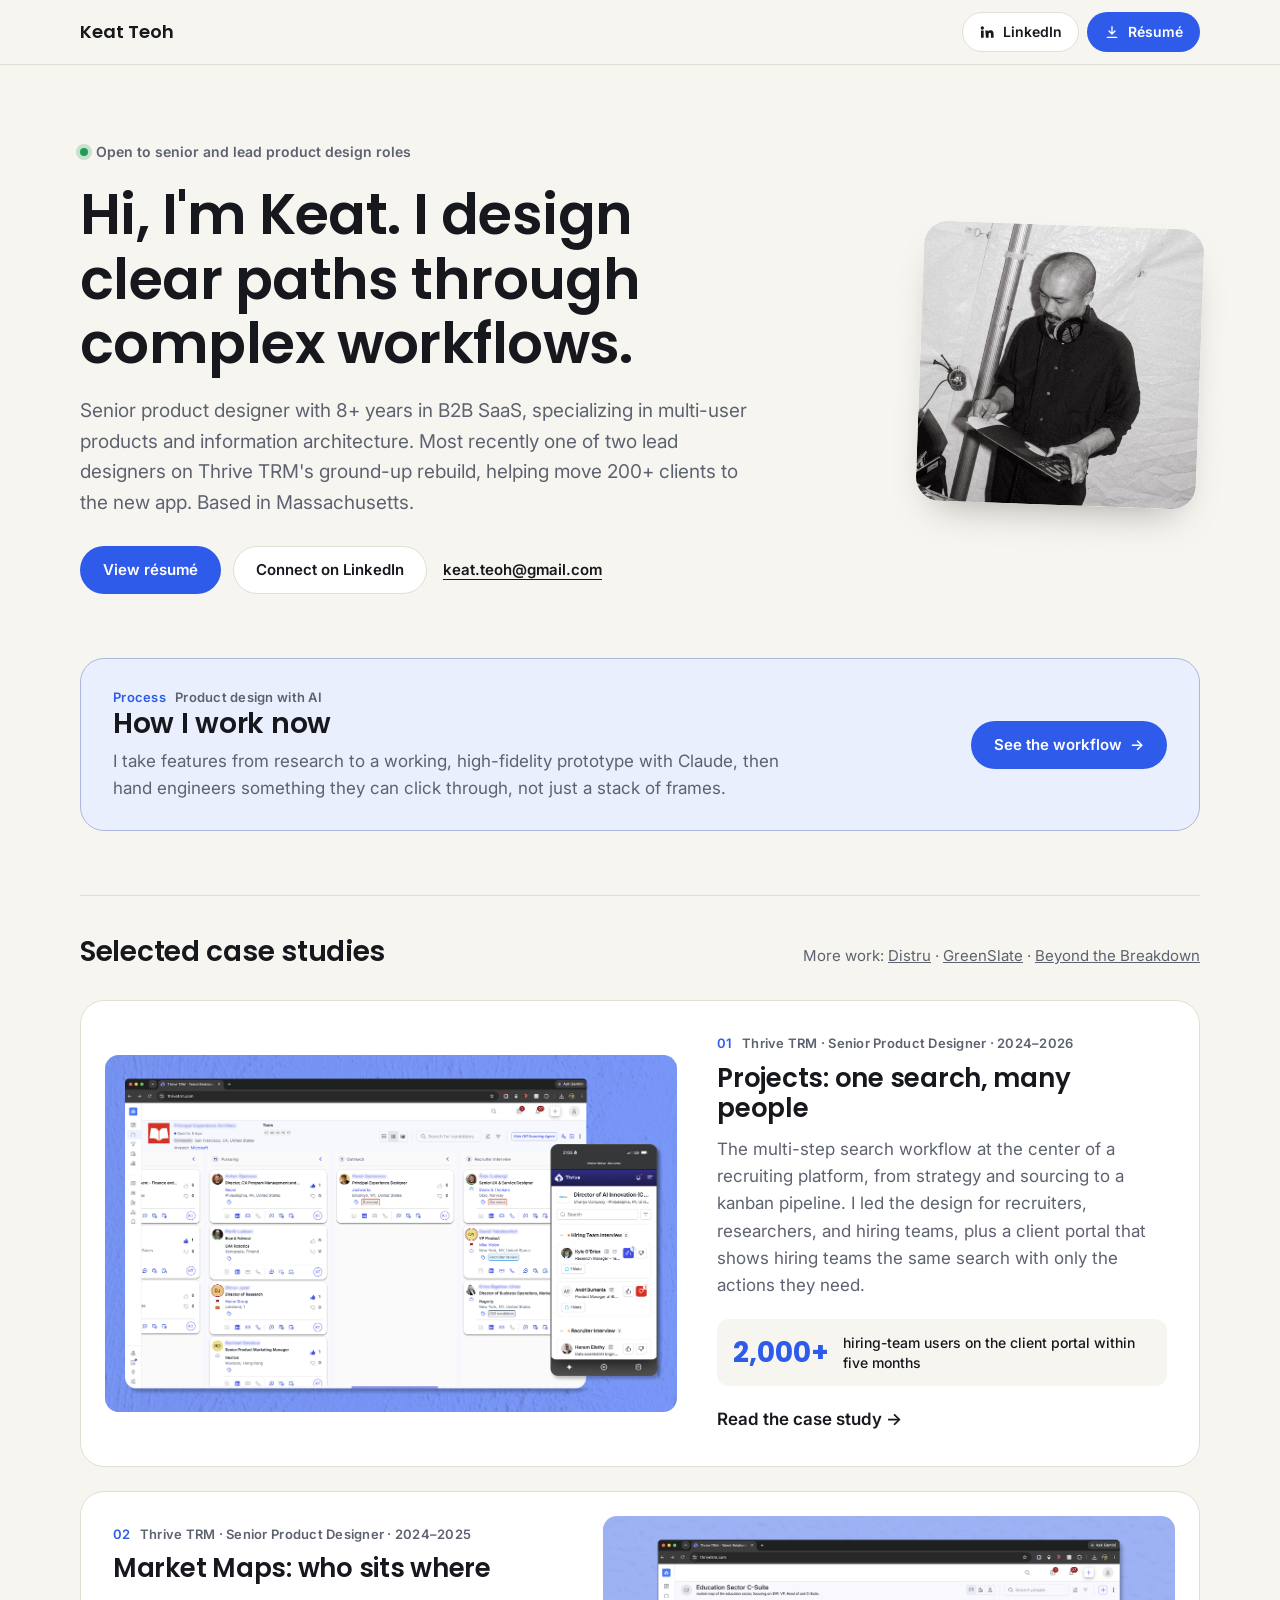
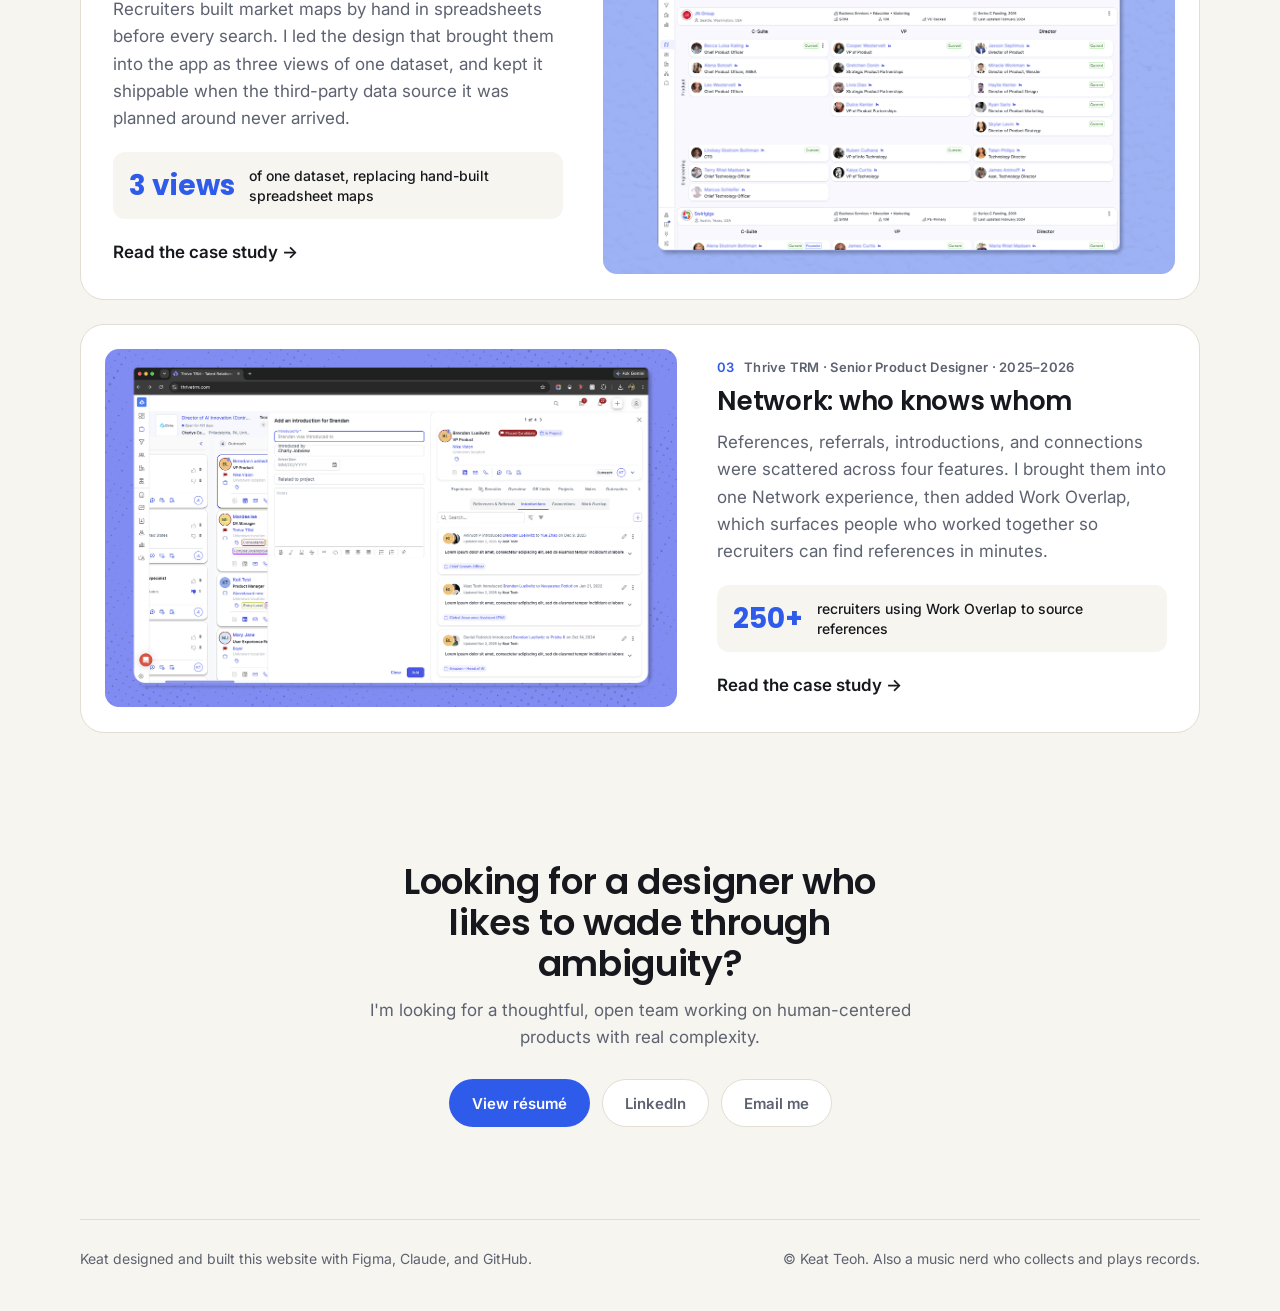
<file: index.html>
<!doctype html>
<html lang="en">
<head>
  <meta charset="utf-8" />
  <meta name="viewport" content="width=device-width, initial-scale=1" />
  <title>Keat Teoh: Senior Product Designer</title>
  <meta name="description" content="Keat Teoh is a senior product designer with 8+ years in B2B SaaS, designing clear experiences for complex workflows." />
  <meta property="og:title" content="Keat Teoh: Senior Product Designer" />
  <meta property="og:description" content="Selected case studies from Thrive TRM: Projects, Market Maps, and Network." />
  <meta property="og:image" content="assets/img/projects/splash.png" />
  <meta name="theme-color" content="#f7f5f0" />
  <link rel="preconnect" href="https://fonts.googleapis.com" />
  <link rel="preconnect" href="https://fonts.gstatic.com" crossorigin />
  <link href="https://fonts.googleapis.com/css2?family=Poppins:wght@500;600;700&family=Inter:wght@400;500;600&display=swap" rel="stylesheet" />
  <link rel="stylesheet" href="styles.css" />
</head>
<body>
  <a class="skip" href="#work">Skip to case studies</a>

  <header class="topbar">
    <div class="wrap topbar-inner">
      <a class="logo" href="/">Keat Teoh</a>
      <nav class="quick" aria-label="Résumé and profiles">
        <a class="btn btn-ghost" href="https://www.linkedin.com/in/keato/" target="_blank" rel="noopener">
          <svg aria-hidden="true" viewBox="0 0 24 24" width="16" height="16"><path fill="currentColor" d="M4.98 3.5a2.5 2.5 0 1 1 0 5 2.5 2.5 0 0 1 0-5zM3 9.75h4v11H3zM9.5 9.75h3.8v1.5h.06c.53-1 1.83-2.06 3.77-2.06 4.03 0 4.77 2.65 4.77 6.1v5.46h-4v-4.84c0-1.16-.02-2.64-1.61-2.64-1.61 0-1.86 1.26-1.86 2.56v4.92h-4z"/></svg>
          <span>LinkedIn</span>
        <span class="sr-only"> (opens in new tab)</span></a>
        <a class="btn btn-solid" href="assets/Keat-Teoh-Resume.pdf" target="_blank" rel="noopener">
          <svg aria-hidden="true" viewBox="0 0 24 24" width="16" height="16"><path fill="none" stroke="currentColor" stroke-width="2" stroke-linecap="round" stroke-linejoin="round" d="M12 4v11m0 0-4.5-4.5M12 15l4.5-4.5M5 20h14"/></svg>
          <span>Résumé</span>
        <span class="sr-only"> (opens in new tab)</span></a>
      </nav>
    </div>
  </header>

  <main>
    <section class="hero wrap">
      <div class="hero-text">
        <p class="status"><span class="dot" aria-hidden="true"></span> Open to senior and lead product design roles</p>
        <h1>Hi, I'm Keat. I design clear paths through complex workflows.</h1>
        <p class="lede">
          Senior product designer with 8+ years in B2B SaaS, specializing in multi-user products and information
          architecture. Most recently one of two lead designers on Thrive TRM's ground-up rebuild, helping move 200+
          clients to the new app. Based in Massachusetts.
        </p>
        <p class="hero-actions">
          <a class="btn btn-solid btn-lg" href="assets/Keat-Teoh-Resume.pdf" target="_blank" rel="noopener">View résumé<span class="sr-only"> (opens in new tab)</span></a>
          <a class="btn btn-ghost btn-lg" href="https://www.linkedin.com/in/keato/" target="_blank" rel="noopener">Connect on LinkedIn<span class="sr-only"> (opens in new tab)</span></a>
          <a class="text-link" href="mailto:keat.teoh@gmail.com">keat.teoh@gmail.com</a>
        </p>
      </div>
      <img class="portrait" src="assets/img/portrait.jpg" alt="Keat Teoh DJing, with headphones on, looking through a vinyl record" width="1000" height="1000" />
    </section>

    <section class="now-wrap wrap" aria-labelledby="now-title">
      <div class="now">
        <div>
          <p class="meta"><span>Process</span> Product design with AI</p>
          <h2 id="now-title">How I work now</h2>
          <p>I take features from research to a working, high-fidelity prototype with Claude, then hand engineers something they can click through, not just a stack of frames.</p>
        </div>
        <a class="btn btn-solid btn-lg" href="/how-i-work/">See the workflow <span aria-hidden="true">→</span></a>
      </div>
    </section>

    <section id="work" class="work wrap" aria-labelledby="work-title">
      <div class="section-head">
        <h2 id="work-title">Selected case studies</h2>
        <p>More work: <a href="/work/distru/">Distru</a> · <a href="/work/greenslate/">GreenSlate</a> · <a href="/work/beyond-the-breakdown/">Beyond the Breakdown</a></p>
      </div>

      <article class="case">
        <a class="case-media" href="/work/projects/" tabindex="-1" aria-hidden="true">
          <img src="assets/img/projects/splash.png" alt="" width="1742" height="769" loading="lazy" />
        </a>
        <div class="case-body">
          <p class="meta"><span>01</span> Thrive TRM · Senior Product Designer · 2024–2026</p>
          <h3><a href="/work/projects/">Projects: one search, many people</a></h3>
          <p>
            The multi-step search workflow at the center of a recruiting platform, from strategy and sourcing to a
            kanban pipeline. I led the design for recruiters, researchers, and hiring teams, plus a client portal
            that shows hiring teams the same search with only the actions they need.
          </p>
          <dl class="stat">
            <dt>2,000+</dt><dd>hiring-team users on the client portal within five months</dd>
          </dl>
          <a class="more" href="/work/projects/">Read the case study <span aria-hidden="true">→</span></a>
        </div>
      </article>

      <article class="case">
        <a class="case-media" href="/work/market-maps/" tabindex="-1" aria-hidden="true">
          <img src="assets/img/market-maps/splash.png" alt="" width="1742" height="769" loading="lazy" />
        </a>
        <div class="case-body">
          <p class="meta"><span>02</span> Thrive TRM · Senior Product Designer · 2024–2025</p>
          <h3><a href="/work/market-maps/">Market Maps: who sits where</a></h3>
          <p>
            Recruiters built market maps by hand in spreadsheets before every search. I led the design that brought
            them into the app as three views of one dataset, and kept it shippable when the third-party data source
            it was planned around never arrived.
          </p>
          <dl class="stat">
            <dt>3 views</dt><dd>of one dataset, replacing hand-built spreadsheet maps</dd>
          </dl>
          <a class="more" href="/work/market-maps/">Read the case study <span aria-hidden="true">→</span></a>
        </div>
      </article>

      <article class="case">
        <a class="case-media" href="/work/network/" tabindex="-1" aria-hidden="true">
          <img src="assets/img/network/splash.png" alt="" width="1742" height="769" loading="lazy" />
        </a>
        <div class="case-body">
          <p class="meta"><span>03</span> Thrive TRM · Senior Product Designer · 2025–2026</p>
          <h3><a href="/work/network/">Network: who knows whom</a></h3>
          <p>
            References, referrals, introductions, and connections were scattered across four features. I brought them
            into one Network experience, then added Work Overlap, which surfaces people who worked together so
            recruiters can find references in minutes.
          </p>
          <dl class="stat">
            <dt>250+</dt><dd>recruiters using Work Overlap to source references</dd>
          </dl>
          <a class="more" href="/work/network/">Read the case study <span aria-hidden="true">→</span></a>
        </div>
      </article>
    </section>

    <section class="contact wrap" aria-labelledby="contact-title">
      <h2 id="contact-title">Looking for a designer who likes to wade through ambiguity?</h2>
      <p>I'm looking for a thoughtful, open team working on human-centered products with real complexity.</p>
      <p class="hero-actions">
        <a class="btn btn-solid btn-lg" href="assets/Keat-Teoh-Resume.pdf" target="_blank" rel="noopener">View résumé<span class="sr-only"> (opens in new tab)</span></a>
        <a class="btn btn-ghost btn-lg" href="https://www.linkedin.com/in/keato/" target="_blank" rel="noopener">LinkedIn<span class="sr-only"> (opens in new tab)</span></a>
        <a class="btn btn-ghost btn-lg" href="mailto:keat.teoh@gmail.com">Email me</a>
      </p>
    </section>
  </main>

  <footer class="footer wrap">
    <p>Keat designed and built this website with Figma, Claude, and GitHub.</p>
    <p>© Keat Teoh. Also a music nerd who collects and plays records.</p>
  </footer>
</body>
</html>
</file>
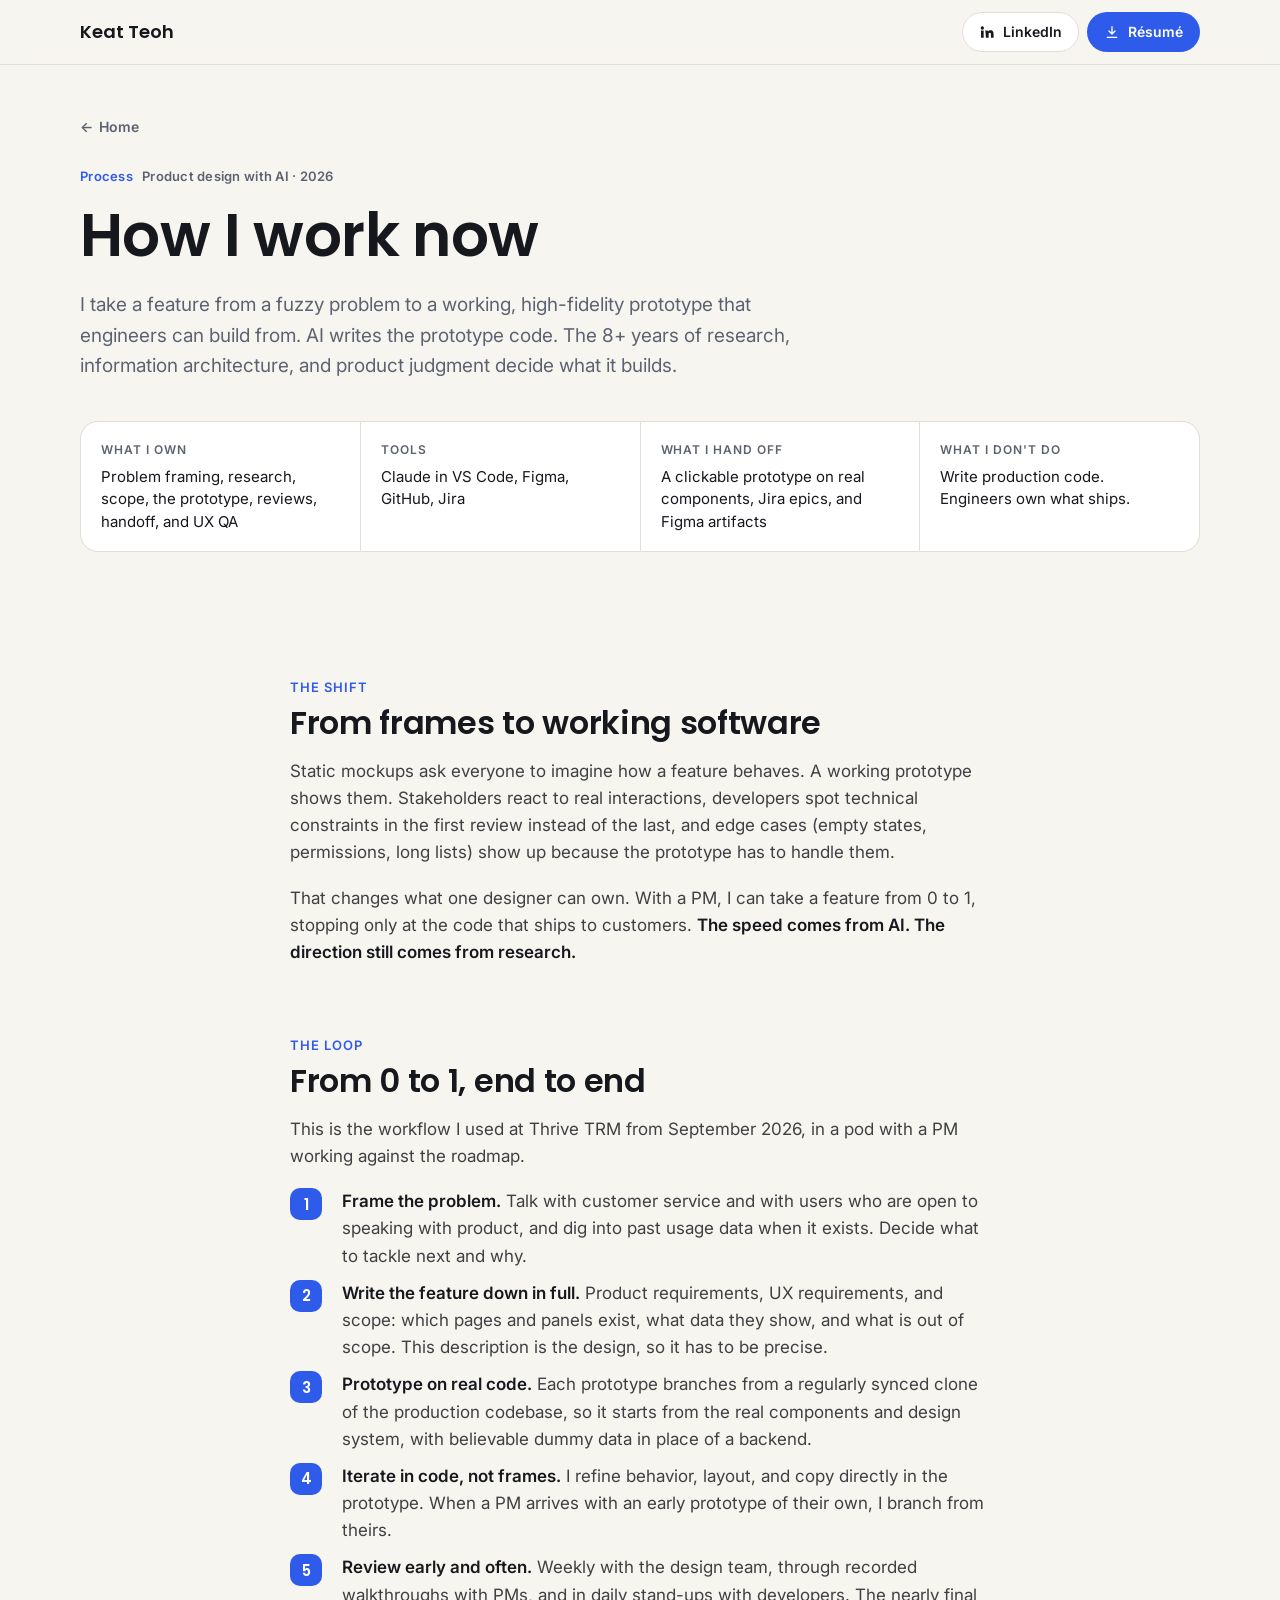
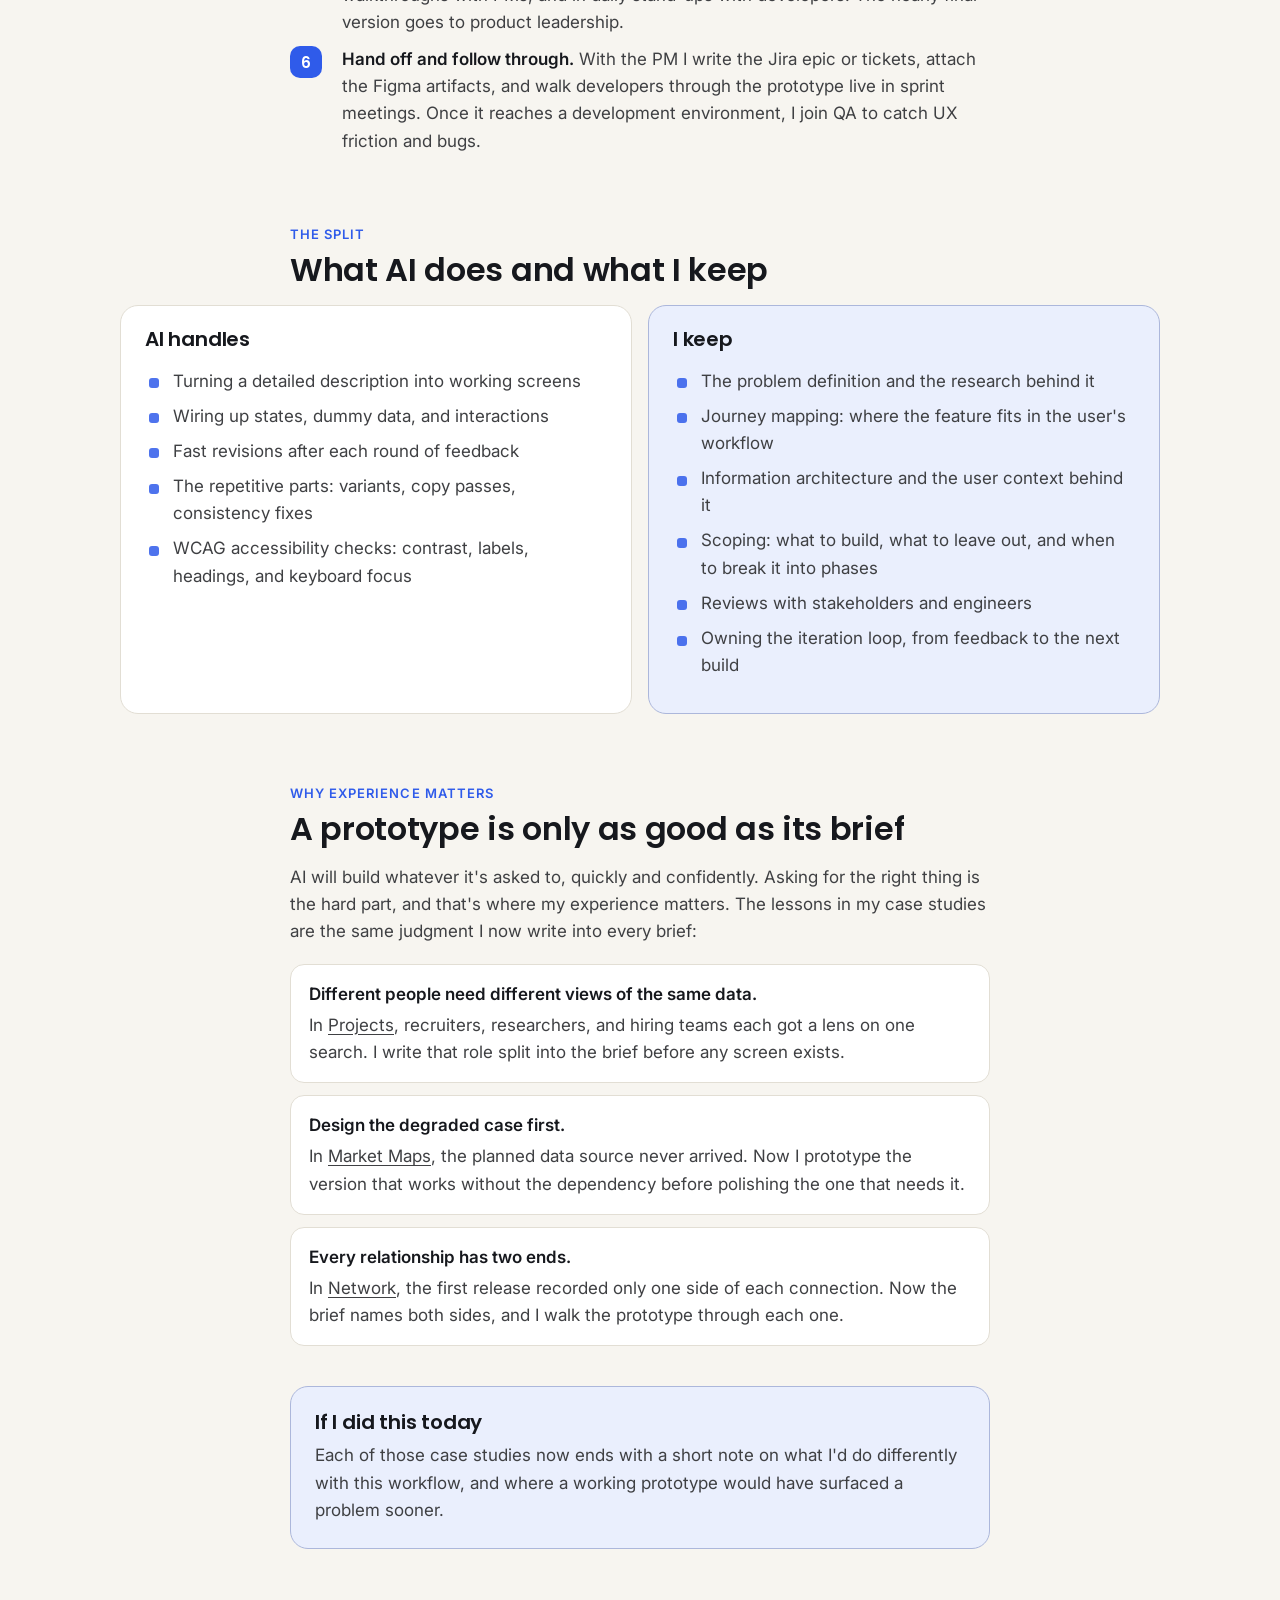
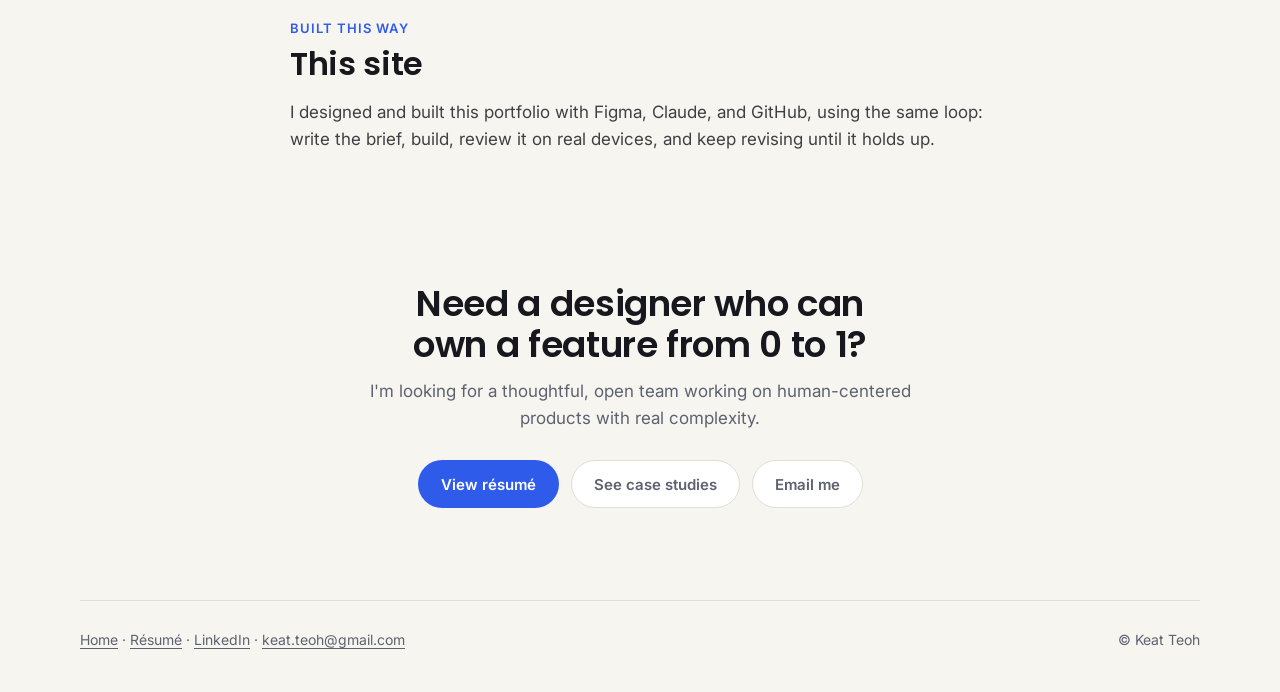
<file: how-i-work/index.html>
<!doctype html>
<html lang="en">
<head>
  <meta charset="utf-8" />
  <meta name="viewport" content="width=device-width, initial-scale=1" />
  <title>How I work now · Keat Teoh</title>
  <meta name="description" content="How Keat Teoh takes a feature from research to a working, high-fidelity prototype with Claude, backed by 8+ years of design thinking and user research." />
  <meta property="og:image" content="/assets/img/projects/splash.png" />
  <meta name="theme-color" content="#f7f5f0" />
  <link rel="preconnect" href="https://fonts.googleapis.com" />
  <link rel="preconnect" href="https://fonts.gstatic.com" crossorigin />
  <link href="https://fonts.googleapis.com/css2?family=Poppins:wght@500;600;700&family=Inter:wght@400;500;600&display=swap" rel="stylesheet" />
  <link rel="stylesheet" href="/styles.css" />
</head>
<body>
  <a class="skip" href="#main">Skip to content</a>
  <header class="topbar">
    <div class="wrap topbar-inner">
      <a class="logo" href="/">Keat Teoh</a>
      <nav class="quick" aria-label="Résumé and profiles">
        <a class="btn btn-ghost" href="https://www.linkedin.com/in/keato/" target="_blank" rel="noopener">
          <svg aria-hidden="true" viewBox="0 0 24 24" width="16" height="16"><path fill="currentColor" d="M4.98 3.5a2.5 2.5 0 1 1 0 5 2.5 2.5 0 0 1 0-5zM3 9.75h4v11H3zM9.5 9.75h3.8v1.5h.06c.53-1 1.83-2.06 3.77-2.06 4.03 0 4.77 2.65 4.77 6.1v5.46h-4v-4.84c0-1.16-.02-2.64-1.61-2.64-1.61 0-1.86 1.26-1.86 2.56v4.92h-4z"/></svg>
          <span>LinkedIn</span>
        <span class="sr-only"> (opens in new tab)</span></a>
        <a class="btn btn-solid" href="/assets/Keat-Teoh-Resume.pdf" target="_blank" rel="noopener">
          <svg aria-hidden="true" viewBox="0 0 24 24" width="16" height="16"><path fill="none" stroke="currentColor" stroke-width="2" stroke-linecap="round" stroke-linejoin="round" d="M12 4v11m0 0-4.5-4.5M12 15l4.5-4.5M5 20h14"/></svg>
          <span>Résumé</span>
        <span class="sr-only"> (opens in new tab)</span></a>
      </nav>
    </div>
  </header>

  <main id="main">
    <header class="cs-hero wrap">
      <a class="back" href="/"><span aria-hidden="true">←</span> Home</a>
      <p class="meta"><span>Process</span> Product design with AI · 2026</p>
      <h1>How I work now</h1>
      <p class="lede">I take a feature from a fuzzy problem to a working, high-fidelity prototype that engineers can build from. AI writes the prototype code. The 8+ years of research, information architecture, and product judgment decide what it builds.</p>
      <dl class="snapshot">
        <div><dt>What I own</dt><dd>Problem framing, research, scope, the prototype, reviews, handoff, and UX QA</dd></div>
        <div><dt>Tools</dt><dd>Claude in VS Code, Figma, GitHub, Jira</dd></div>
        <div><dt>What I hand off</dt><dd>A clickable prototype on real components, Jira epics, and Figma artifacts</dd></div>
        <div><dt>What I don't do</dt><dd>Write production code. Engineers own what ships.</dd></div>
      </dl>
    </header>

    <article class="cs-body wrap">
      <section>
        <h2><span class="num">The shift</span>From frames to working software</h2>
        <p>Static mockups ask everyone to imagine how a feature behaves. A working prototype shows them. Stakeholders react to real interactions, developers spot technical constraints in the first review instead of the last, and edge cases (empty states, permissions, long lists) show up because the prototype has to handle them.</p>
        <p>That changes what one designer can own. With a PM, I can take a feature from 0 to 1, stopping only at the code that ships to customers. <strong>The speed comes from AI. The direction still comes from research.</strong></p>
      </section>

      <section>
        <h2><span class="num">The loop</span>From 0 to 1, end to end</h2>
        <p>This is the workflow I used at Thrive TRM from September 2026, in a pod with a PM working against the roadmap.</p>
        <ol class="levels">
          <li><span><strong>Frame the problem.</strong> Talk with customer service and with users who are open to speaking with product, and dig into past usage data when it exists. Decide what to tackle next and why.</span></li>
          <li><span><strong>Write the feature down in full.</strong> Product requirements, UX requirements, and scope: which pages and panels exist, what data they show, and what is out of scope. This description is the design, so it has to be precise.</span></li>
          <li><span><strong>Prototype on real code.</strong> Each prototype branches from a regularly synced clone of the production codebase, so it starts from the real components and design system, with believable dummy data in place of a backend.</span></li>
          <li><span><strong>Iterate in code, not frames.</strong> I refine behavior, layout, and copy directly in the prototype. When a PM arrives with an early prototype of their own, I branch from theirs.</span></li>
          <li><span><strong>Review early and often.</strong> Weekly with the design team, through recorded walkthroughs with PMs, and in daily stand-ups with developers. The nearly final version goes to product leadership.</span></li>
          <li><span><strong>Hand off and follow through.</strong> With the PM I write the Jira epic or tickets, attach the Figma artifacts, and walk developers through the prototype live in sprint meetings. Once it reaches a development environment, I join QA to catch UX friction and bugs.</span></li>
        </ol>
      </section>

      <section>
        <h2><span class="num">The split</span>What AI does and what I keep</h2>
        <div class="split wide">
          <div>
            <h3>AI handles</h3>
            <ul class="steps">
              <li>Turning a detailed description into working screens</li>
              <li>Wiring up states, dummy data, and interactions</li>
              <li>Fast revisions after each round of feedback</li>
              <li>The repetitive parts: variants, copy passes, consistency fixes</li>
              <li>WCAG accessibility checks: contrast, labels, headings, and keyboard focus</li>
            </ul>
          </div>
          <div>
            <h3>I keep</h3>
            <ul class="steps">
              <li>The problem definition and the research behind it</li>
              <li>Journey mapping: where the feature fits in the user's workflow</li>
              <li>Information architecture and the user context behind it</li>
              <li>Scoping: what to build, what to leave out, and when to break it into phases</li>
              <li>Reviews with stakeholders and engineers</li>
              <li>Owning the iteration loop, from feedback to the next build</li>
            </ul>
          </div>
        </div>
      </section>

      <section>
        <h2><span class="num">Why experience matters</span>A prototype is only as good as its brief</h2>
        <p>AI will build whatever it's asked to, quickly and confidently. Asking for the right thing is the hard part, and that's where my experience matters. The lessons in my case studies are the same judgment I now write into every brief:</p>
        <ul class="points">
          <li><strong>Different people need different views of the same data.</strong>In <a href="/work/projects/">Projects</a>, recruiters, researchers, and hiring teams each got a lens on one search. I write that role split into the brief before any screen exists.</li>
          <li><strong>Design the degraded case first.</strong>In <a href="/work/market-maps/">Market Maps</a>, the planned data source never arrived. Now I prototype the version that works without the dependency before polishing the one that needs it.</li>
          <li><strong>Every relationship has two ends.</strong>In <a href="/work/network/">Network</a>, the first release recorded only one side of each connection. Now the brief names both sides, and I walk the prototype through each one.</li>
        </ul>
        <div class="lesson"><h3>If I did this today</h3><p>Each of those case studies now ends with a short note on what I'd do differently with this workflow, and where a working prototype would have surfaced a problem sooner.</p></div>
      </section>

      <section>
        <h2><span class="num">Built this way</span>This site</h2>
        <p>I designed and built this portfolio with Figma, Claude, and GitHub, using the same loop: write the brief, build, review it on real devices, and keep revising until it holds up.</p>
      </section>
    </article>

    <section class="contact wrap" aria-labelledby="contact-title">
      <h2 id="contact-title">Need a designer who can own a feature from 0 to 1?</h2>
      <p>I'm looking for a thoughtful, open team working on human-centered products with real complexity.</p>
      <p class="hero-actions">
        <a class="btn btn-solid btn-lg" href="/assets/Keat-Teoh-Resume.pdf" target="_blank" rel="noopener">View résumé<span class="sr-only"> (opens in new tab)</span></a>
        <a class="btn btn-ghost btn-lg" href="/#work">See case studies</a>
        <a class="btn btn-ghost btn-lg" href="mailto:keat.teoh@gmail.com">Email me</a>
      </p>
    </section>
  </main>

  <footer class="footer wrap">
    <p><a href="/">Home</a> · <a href="/assets/Keat-Teoh-Resume.pdf" target="_blank" rel="noopener">Résumé<span class="sr-only"> (opens in new tab)</span></a> · <a href="https://www.linkedin.com/in/keato/" target="_blank" rel="noopener">LinkedIn<span class="sr-only"> (opens in new tab)</span></a> · <a href="mailto:keat.teoh@gmail.com">keat.teoh@gmail.com</a></p>
    <p>© Keat Teoh</p>
  </footer>
</body>
</html>
</file>
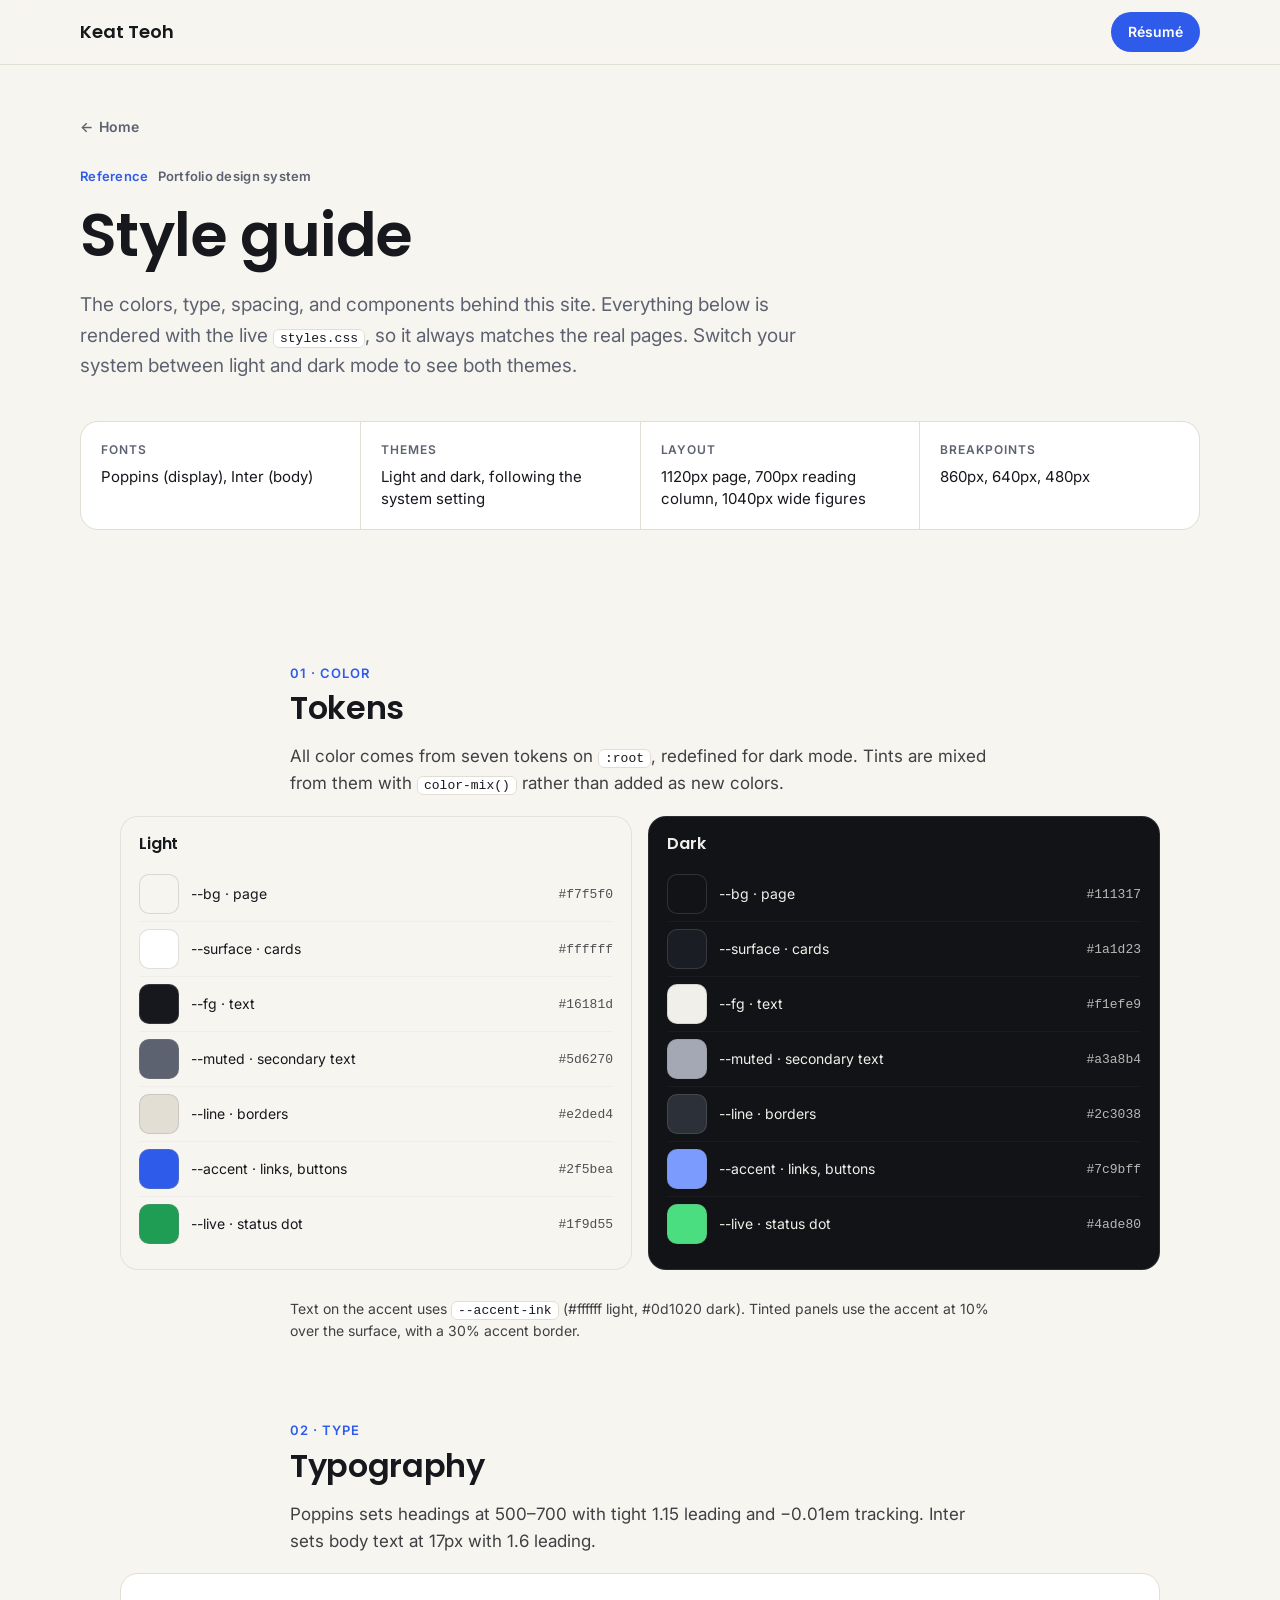
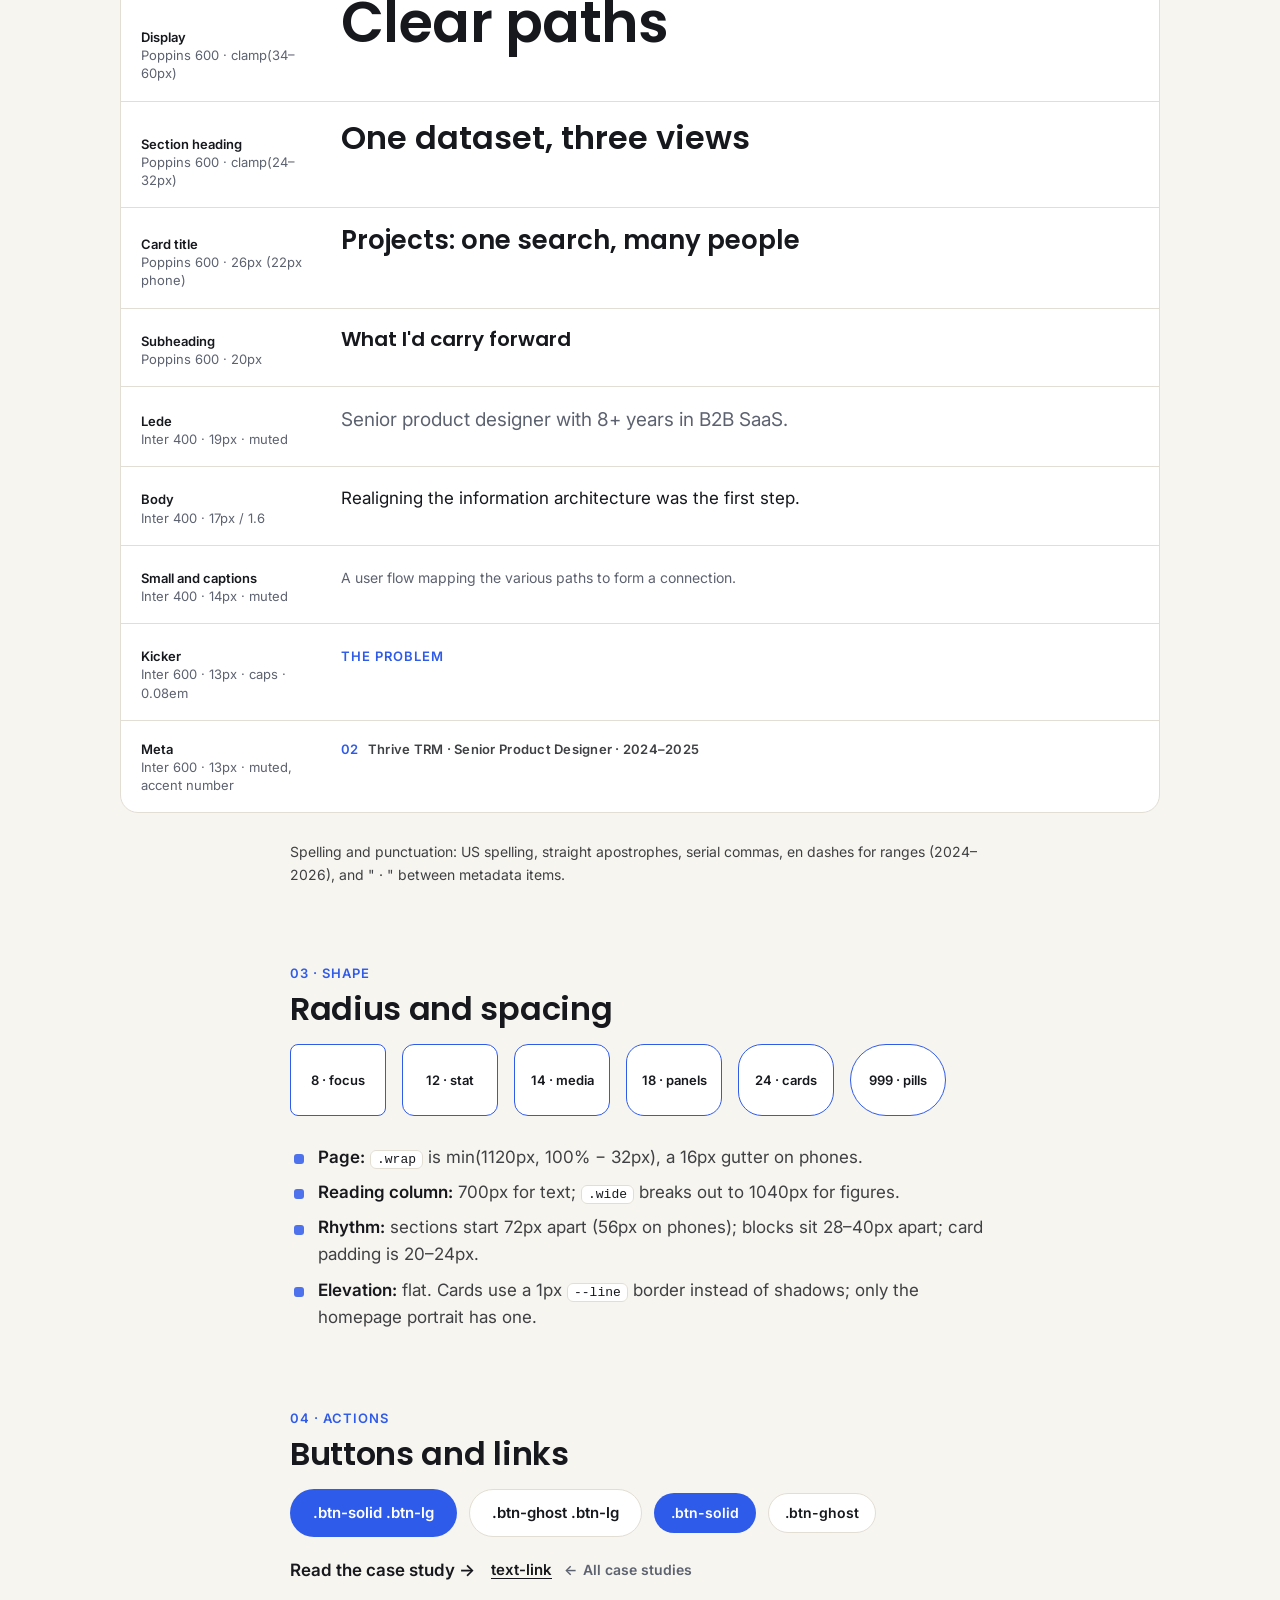
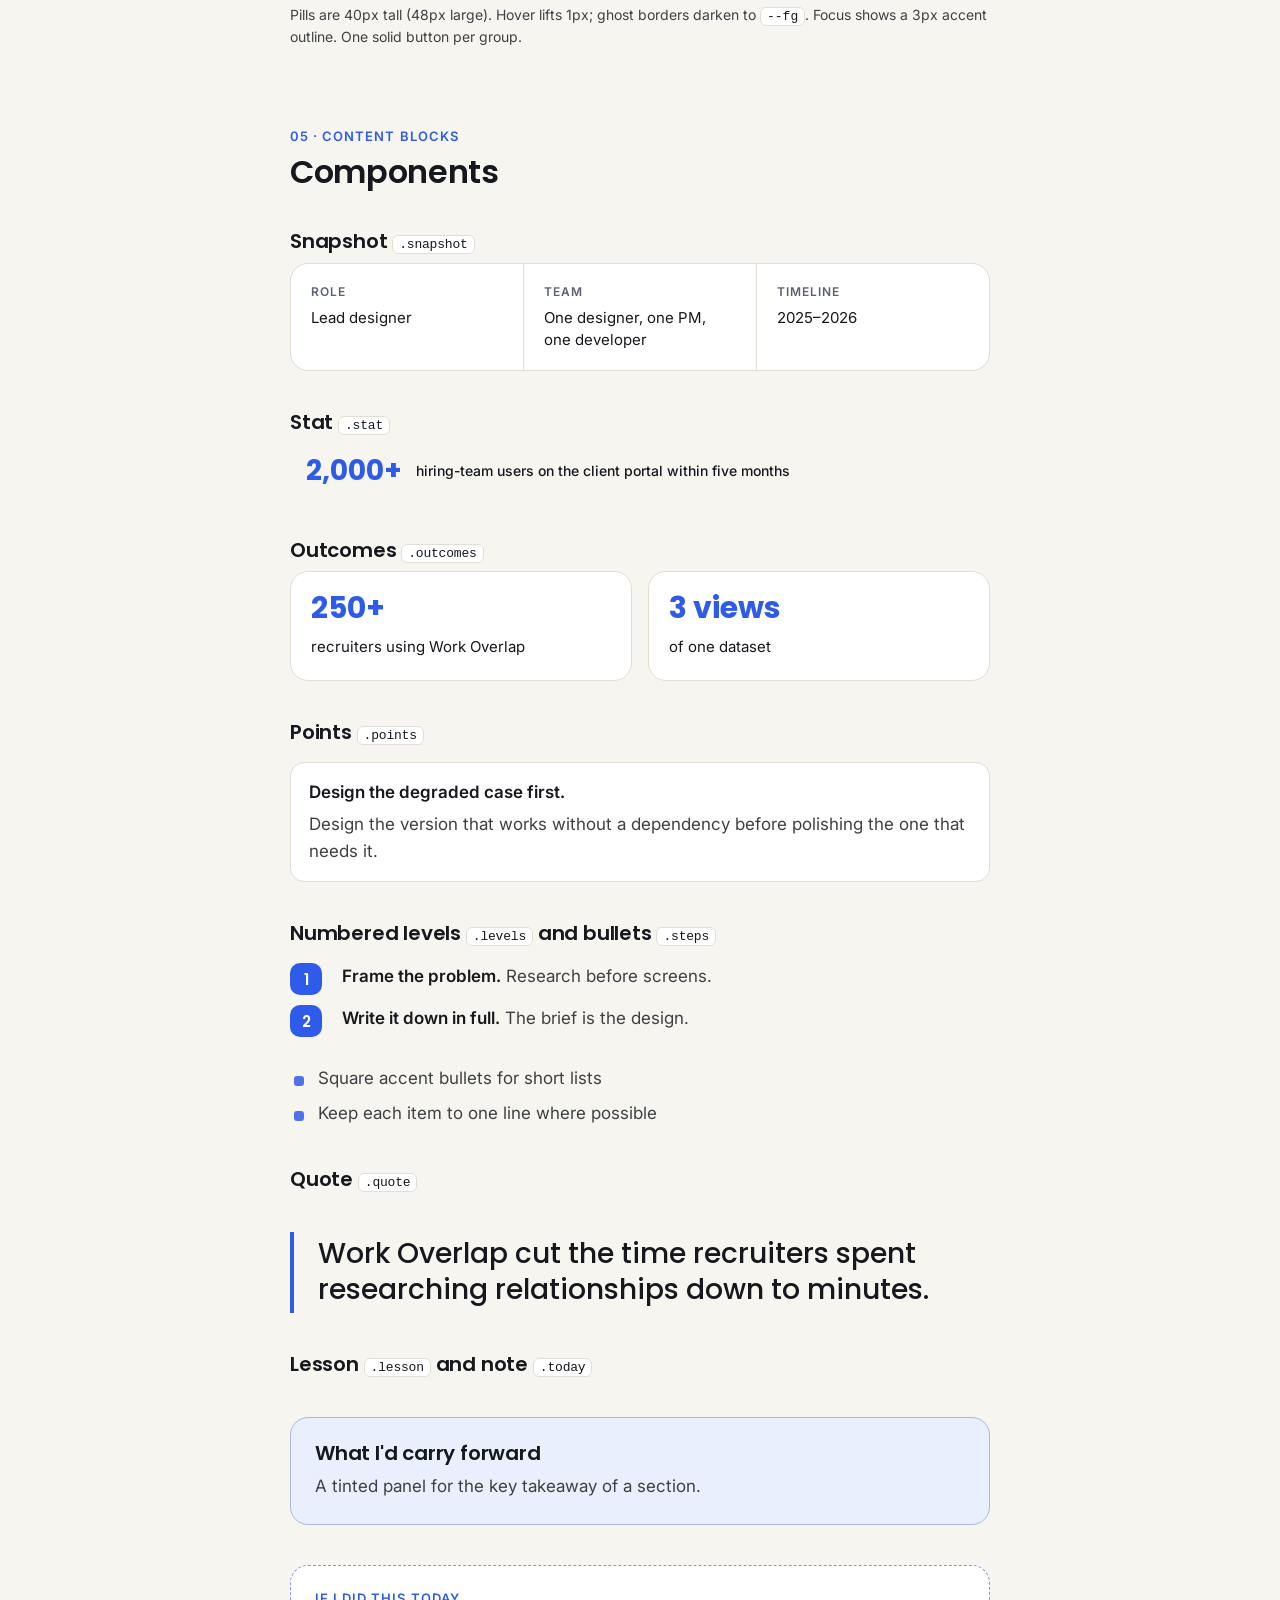
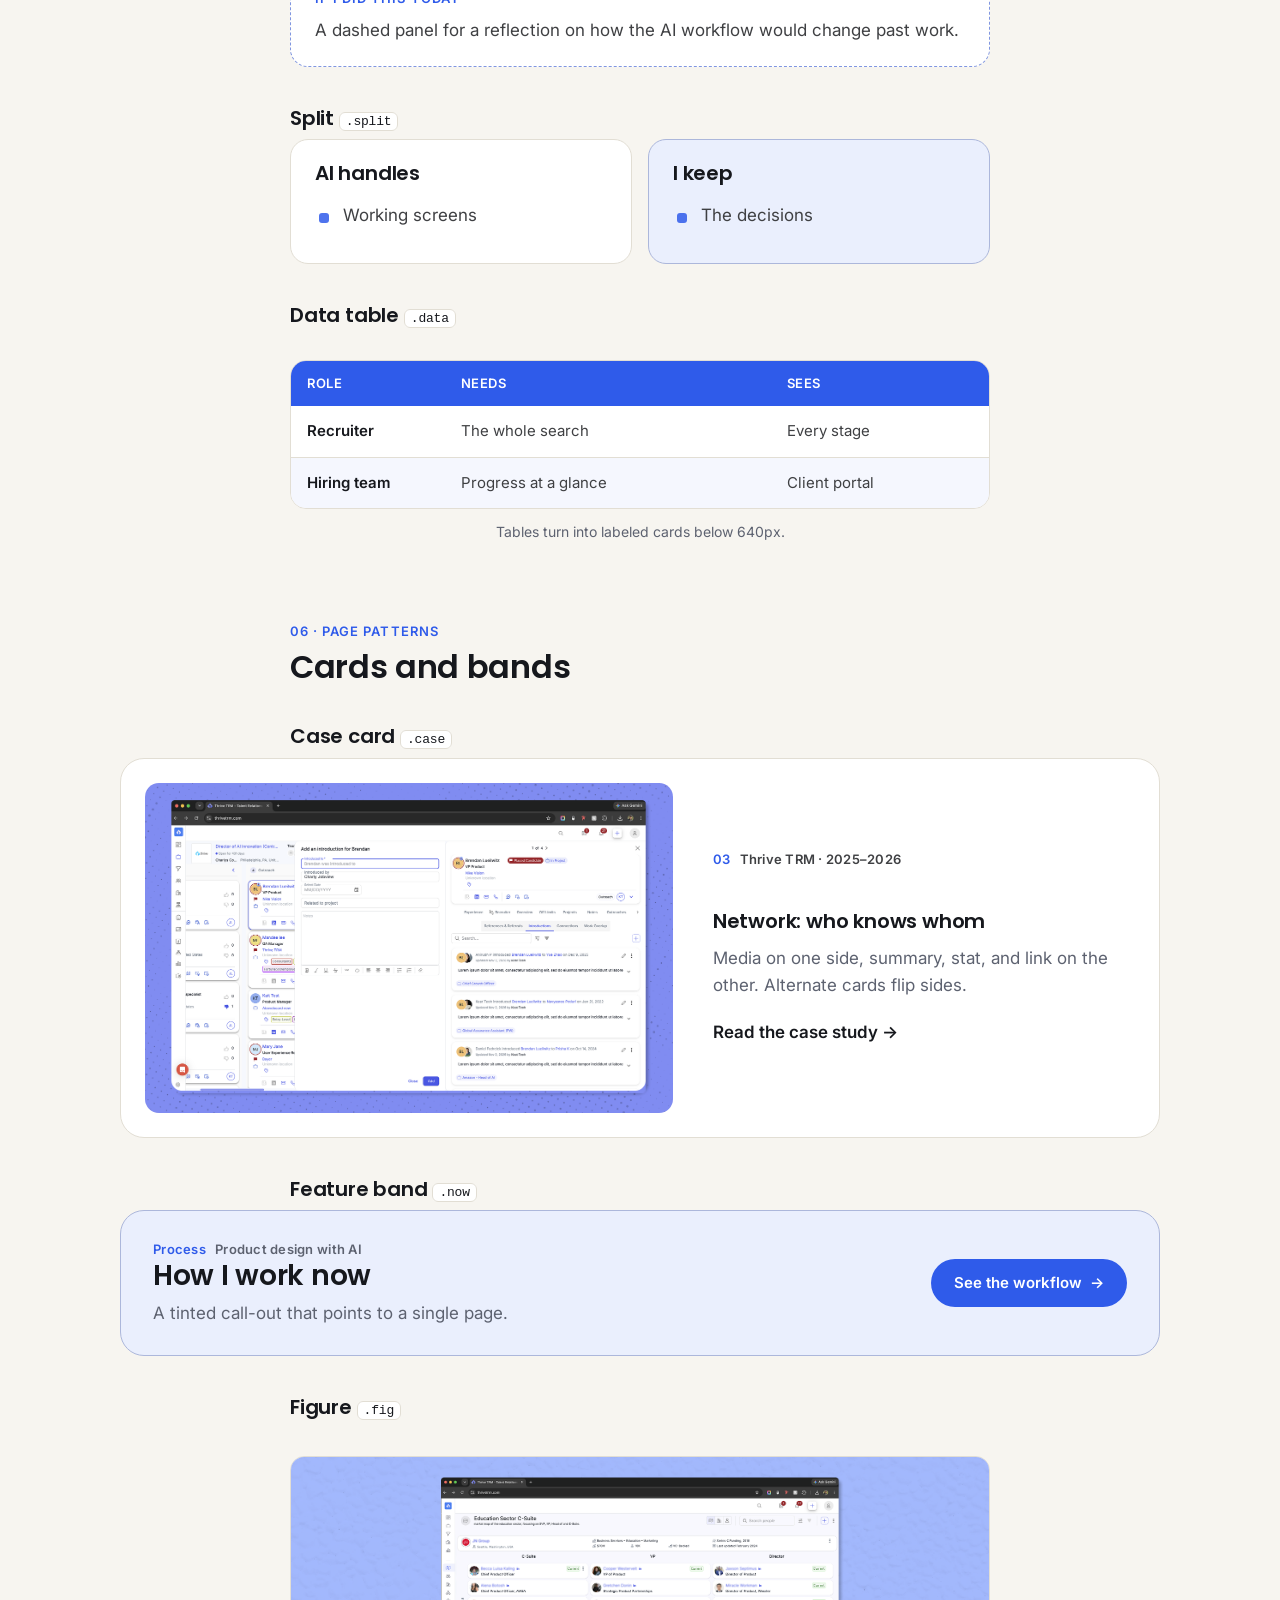
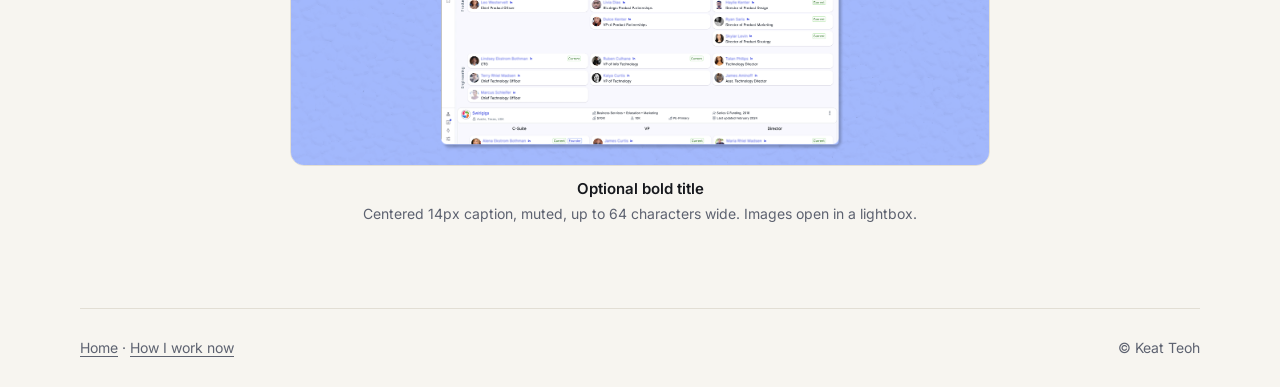
<file: styleguide/index.html>
<!doctype html>
<html lang="en">
<head>
  <meta charset="utf-8" />
  <meta name="viewport" content="width=device-width, initial-scale=1" />
  <title>Style guide · Keat Teoh</title>
  <meta name="robots" content="noindex" />
  <meta name="theme-color" content="#f7f5f0" />
  <link rel="preconnect" href="https://fonts.googleapis.com" />
  <link rel="preconnect" href="https://fonts.gstatic.com" crossorigin />
  <link href="https://fonts.googleapis.com/css2?family=Poppins:wght@500;600;700&family=Inter:wght@400;500;600&display=swap" rel="stylesheet" />
  <link rel="stylesheet" href="/styles.css" />
  <style>
    /* Style-guide-only helpers (not part of the site's CSS) */
    .sg h2 { margin-top: 80px; }
    .sg-note { font-size: 14px; color: var(--muted); }
    code, .sg-code { font: 500 13px/1.4 ui-monospace, SFMono-Regular, Menlo, monospace; background: var(--surface); border: 1px solid var(--line); border-radius: 6px; padding: 1px 6px; color: var(--fg); }
    .sg-modes { display: grid; grid-template-columns: repeat(2, minmax(0, 1fr)); gap: 16px; margin: 8px auto 28px; }
    .sg-mode { border-radius: 18px; padding: 18px; border: 1px solid #00000014; }
    .sg-mode h3 { margin: 0 0 14px !important; font-size: 16px !important; }
    .sg-mode.light { background: #f7f5f0; color: #16181d; }
    .sg-mode.dark { background: #111317; color: #f1efe9; border-color: #ffffff1a; }
    .sg-sw { display: grid; grid-template-columns: 40px 1fr auto; gap: 12px; align-items: center; padding: 7px 0; font-size: 14px; border-top: 1px solid #8881; }
    .sg-sw:first-of-type { border-top: 0; }
    .sg-sw i { width: 40px; height: 40px; border-radius: 10px; border: 1px solid #8884; }
    .sg-sw span { opacity: .75; font: 500 13px ui-monospace, Menlo, monospace; }
    .sg-type { display: grid; gap: 0; margin: 8px auto 28px; border: 1px solid var(--line); border-radius: 18px; overflow: hidden; background: var(--surface); }
    .sg-type > div { display: grid; grid-template-columns: 180px 1fr; gap: 20px; align-items: baseline; padding: 18px 20px; border-top: 1px solid var(--line); }
    .sg-type > div:first-child { border-top: 0; }
    .sg-type dt { font-size: 13px; color: var(--muted); line-height: 1.4; }
    .sg-type dt b { display: block; color: var(--fg); font-weight: 600; }
    .sg-type dd { margin: 0; min-width: 0; }
    .sg-row { display: flex; flex-wrap: wrap; gap: 12px; align-items: center; margin: 8px auto 20px; }
    .sg-box { padding: 24px; border: 1px dashed var(--line); border-radius: 18px; margin: 8px auto 12px; }
    .sg-radii { display: flex; flex-wrap: wrap; gap: 16px; margin: 8px auto 28px; }
    .sg-radii div { width: 96px; height: 72px; background: var(--surface); border: 1.5px solid var(--accent); display: grid; place-items: center; font: 600 13px var(--font-body); }
    .sg .case { margin-bottom: 0; }
    @media (max-width: 640px) {
      .sg-modes { grid-template-columns: 1fr; }
      .sg-type > div { grid-template-columns: 1fr; gap: 6px; }
    }
  </style>
</head>
<body>
  <a class="skip" href="#main">Skip to content</a>
  <header class="topbar">
    <div class="wrap topbar-inner">
      <a class="logo" href="/">Keat Teoh</a>
      <nav class="quick" aria-label="Résumé and profiles">
        <a class="btn btn-solid" href="/assets/Keat-Teoh-Resume.pdf" target="_blank" rel="noopener"><span>Résumé</span><span class="sr-only"> (opens in new tab)</span></a>
      </nav>
    </div>
  </header>

  <main id="main">
    <header class="cs-hero wrap">
      <a class="back" href="/"><span aria-hidden="true">←</span> Home</a>
      <p class="meta"><span>Reference</span> Portfolio design system</p>
      <h1>Style guide</h1>
      <p class="lede">The colors, type, spacing, and components behind this site. Everything below is rendered with the live <code>styles.css</code>, so it always matches the real pages. Switch your system between light and dark mode to see both themes.</p>
      <dl class="snapshot">
        <div><dt>Fonts</dt><dd>Poppins (display), Inter (body)</dd></div>
        <div><dt>Themes</dt><dd>Light and dark, following the system setting</dd></div>
        <div><dt>Layout</dt><dd>1120px page, 700px reading column, 1040px wide figures</dd></div>
        <div><dt>Breakpoints</dt><dd>860px, 640px, 480px</dd></div>
      </dl>
    </header>

    <article class="cs-body wrap sg">
      <section>
        <h2><span class="num">01 · Color</span>Tokens</h2>
        <p>All color comes from seven tokens on <code>:root</code>, redefined for dark mode. Tints are mixed from them with <code>color-mix()</code> rather than added as new colors.</p>
        <div class="sg-modes wide">
          <div class="sg-mode light">
            <h3>Light</h3>
            <div class="sg-sw"><i style="background:#f7f5f0"></i>--bg · page<span>#f7f5f0</span></div>
            <div class="sg-sw"><i style="background:#ffffff"></i>--surface · cards<span>#ffffff</span></div>
            <div class="sg-sw"><i style="background:#16181d"></i>--fg · text<span>#16181d</span></div>
            <div class="sg-sw"><i style="background:#5d6270"></i>--muted · secondary text<span>#5d6270</span></div>
            <div class="sg-sw"><i style="background:#e2ded4"></i>--line · borders<span>#e2ded4</span></div>
            <div class="sg-sw"><i style="background:#2f5bea"></i>--accent · links, buttons<span>#2f5bea</span></div>
            <div class="sg-sw"><i style="background:#1f9d55"></i>--live · status dot<span>#1f9d55</span></div>
          </div>
          <div class="sg-mode dark">
            <h3>Dark</h3>
            <div class="sg-sw"><i style="background:#111317"></i>--bg · page<span>#111317</span></div>
            <div class="sg-sw"><i style="background:#1a1d23"></i>--surface · cards<span>#1a1d23</span></div>
            <div class="sg-sw"><i style="background:#f1efe9"></i>--fg · text<span>#f1efe9</span></div>
            <div class="sg-sw"><i style="background:#a3a8b4"></i>--muted · secondary text<span>#a3a8b4</span></div>
            <div class="sg-sw"><i style="background:#2c3038"></i>--line · borders<span>#2c3038</span></div>
            <div class="sg-sw"><i style="background:#7c9bff"></i>--accent · links, buttons<span>#7c9bff</span></div>
            <div class="sg-sw"><i style="background:#4ade80"></i>--live · status dot<span>#4ade80</span></div>
          </div>
        </div>
        <p class="sg-note">Text on the accent uses <code>--accent-ink</code> (#ffffff light, #0d1020 dark). Tinted panels use the accent at 10% over the surface, with a 30% accent border.</p>
      </section>

      <section>
        <h2><span class="num">02 · Type</span>Typography</h2>
        <p>Poppins sets headings at 500–700 with tight 1.15 leading and −0.01em tracking. Inter sets body text at 17px with 1.6 leading.</p>
        <dl class="sg-type wide">
          <div><dt><b>Display</b>Poppins 600 · clamp(34–60px)</dt><dd><span style="font:600 clamp(34px,5vw,56px)/1.1 var(--font-display);letter-spacing:-.01em">Clear paths</span></dd></div>
          <div><dt><b>Section heading</b>Poppins 600 · clamp(24–32px)</dt><dd><span style="font:600 clamp(24px,3vw,32px)/1.15 var(--font-display)">One dataset, three views</span></dd></div>
          <div><dt><b>Card title</b>Poppins 600 · 26px (22px phone)</dt><dd><span style="font:600 26px/1.15 var(--font-display)">Projects: one search, many people</span></dd></div>
          <div><dt><b>Subheading</b>Poppins 600 · 20px</dt><dd><span style="font:600 20px/1.2 var(--font-display)">What I'd carry forward</span></dd></div>
          <div><dt><b>Lede</b>Inter 400 · 19px · muted</dt><dd><span style="font-size:19px;color:var(--muted)">Senior product designer with 8+ years in B2B SaaS.</span></dd></div>
          <div><dt><b>Body</b>Inter 400 · 17px / 1.6</dt><dd>Realigning the information architecture was the first step.</dd></div>
          <div><dt><b>Small and captions</b>Inter 400 · 14px · muted</dt><dd><span style="font-size:14px;color:var(--muted)">A user flow mapping the various paths to form a connection.</span></dd></div>
          <div><dt><b>Kicker</b>Inter 600 · 13px · caps · 0.08em</dt><dd><span style="font:600 13px var(--font-body);letter-spacing:.08em;text-transform:uppercase;color:var(--accent)">The problem</span></dd></div>
          <div><dt><b>Meta</b>Inter 600 · 13px · muted, accent number</dt><dd><p class="meta" style="margin:0"><span>02</span> Thrive TRM · Senior Product Designer · 2024–2025</p></dd></div>
        </dl>
        <p class="sg-note">Spelling and punctuation: US spelling, straight apostrophes, serial commas, en dashes for ranges (2024–2026), and " · " between metadata items.</p>
      </section>

      <section>
        <h2><span class="num">03 · Shape</span>Radius and spacing</h2>
        <div class="sg-radii">
          <div style="border-radius:8px">8 · focus</div>
          <div style="border-radius:12px">12 · stat</div>
          <div style="border-radius:14px">14 · media</div>
          <div style="border-radius:18px">18 · panels</div>
          <div style="border-radius:24px">24 · cards</div>
          <div style="border-radius:999px">999 · pills</div>
        </div>
        <ul class="steps">
          <li><strong>Page:</strong> <code>.wrap</code> is min(1120px, 100% − 32px), a 16px gutter on phones.</li>
          <li><strong>Reading column:</strong> 700px for text; <code>.wide</code> breaks out to 1040px for figures.</li>
          <li><strong>Rhythm:</strong> sections start 72px apart (56px on phones); blocks sit 28–40px apart; card padding is 20–24px.</li>
          <li><strong>Elevation:</strong> flat. Cards use a 1px <code>--line</code> border instead of shadows; only the homepage portrait has one.</li>
        </ul>
      </section>

      <section>
        <h2><span class="num">04 · Actions</span>Buttons and links</h2>
        <div class="sg-row">
          <a class="btn btn-solid btn-lg" href="#">.btn-solid .btn-lg</a>
          <a class="btn btn-ghost btn-lg" href="#">.btn-ghost .btn-lg</a>
          <a class="btn btn-solid" href="#">.btn-solid</a>
          <a class="btn btn-ghost" href="#">.btn-ghost</a>
        </div>
        <div class="sg-row">
          <a class="more" href="#">Read the case study <span aria-hidden="true">→</span></a>
          <a class="text-link" href="#">text-link</a>
          <a class="back" href="#" style="margin:0"><span aria-hidden="true">←</span> All case studies</a>
        </div>
        <p class="sg-note">Pills are 40px tall (48px large). Hover lifts 1px; ghost borders darken to <code>--fg</code>. Focus shows a 3px accent outline. One solid button per group.</p>
      </section>

      <section>
        <h2><span class="num">05 · Content blocks</span>Components</h2>

        <h3>Snapshot <code>.snapshot</code></h3>
        <dl class="snapshot" style="margin-top:8px">
          <div><dt>Role</dt><dd>Lead designer</dd></div>
          <div><dt>Team</dt><dd>One designer, one PM, one developer</dd></div>
          <div><dt>Timeline</dt><dd>2025–2026</dd></div>
        </dl>

        <h3>Stat <code>.stat</code></h3>
        <dl class="stat"><dt>2,000+</dt><dd>hiring-team users on the client portal within five months</dd></dl>

        <h3>Outcomes <code>.outcomes</code></h3>
        <div class="outcomes">
          <div><b>250+</b><span>recruiters using Work Overlap</span></div>
          <div><b>3 views</b><span>of one dataset</span></div>
        </div>

        <h3>Points <code>.points</code></h3>
        <ul class="points">
          <li><strong>Design the degraded case first.</strong>Design the version that works without a dependency before polishing the one that needs it.</li>
        </ul>

        <h3>Numbered levels <code>.levels</code> and bullets <code>.steps</code></h3>
        <ol class="levels">
          <li><span><strong>Frame the problem.</strong> Research before screens.</span></li>
          <li><span><strong>Write it down in full.</strong> The brief is the design.</span></li>
        </ol>
        <ul class="steps">
          <li>Square accent bullets for short lists</li>
          <li>Keep each item to one line where possible</li>
        </ul>

        <h3>Quote <code>.quote</code></h3>
        <blockquote class="quote"><p>Work Overlap cut the time recruiters spent researching relationships down to minutes.</p></blockquote>

        <h3>Lesson <code>.lesson</code> and note <code>.today</code></h3>
        <div class="lesson"><h3>What I'd carry forward</h3><p>A tinted panel for the key takeaway of a section.</p></div>
        <div class="today"><p class="kicker">If I did this today</p><p>A dashed panel for a reflection on how the AI workflow would change past work.</p></div>

        <h3>Split <code>.split</code></h3>
        <div class="split">
          <div><h3>AI handles</h3><ul class="steps"><li>Working screens</li></ul></div>
          <div><h3>I keep</h3><ul class="steps"><li>The decisions</li></ul></div>
        </div>

        <h3>Data table <code>.data</code></h3>
        <figure class="table-wrap">
          <div class="table-box">
            <table class="data">
              <thead><tr><th>Role</th><th>Needs</th><th>Sees</th></tr></thead>
              <tbody>
                <tr><th>Recruiter</th><td data-label="Needs">The whole search</td><td data-label="Sees">Every stage</td></tr>
                <tr><th>Hiring team</th><td data-label="Needs">Progress at a glance</td><td data-label="Sees">Client portal</td></tr>
              </tbody>
            </table>
          </div>
          <figcaption>Tables turn into labeled cards below 640px.</figcaption>
        </figure>
      </section>

      <section>
        <h2><span class="num">06 · Page patterns</span>Cards and bands</h2>
        <h3>Case card <code>.case</code></h3>
        <article class="case wide" style="margin-top:8px">
          <a class="case-media" href="#" tabindex="-1" aria-hidden="true"><img src="/assets/img/network/splash.png" alt="" width="1742" height="769" loading="lazy" /></a>
          <div class="case-body">
            <p class="meta"><span>03</span> Thrive TRM · 2025–2026</p>
            <h3><a href="#">Network: who knows whom</a></h3>
            <p>Media on one side, summary, stat, and link on the other. Alternate cards flip sides.</p>
            <a class="more" href="#">Read the case study <span aria-hidden="true">→</span></a>
          </div>
        </article>

        <h3>Feature band <code>.now</code></h3>
        <div class="now wide">
          <div>
            <p class="meta"><span>Process</span> Product design with AI</p>
            <h2 style="margin-top:0">How I work now</h2>
            <p>A tinted call-out that points to a single page.</p>
          </div>
          <a class="btn btn-solid btn-lg" href="#">See the workflow <span aria-hidden="true">→</span></a>
        </div>

        <h3>Figure <code>.fig</code></h3>
        <figure class="fig">
          <img src="/assets/img/market-maps/splash.png" alt="Example figure" width="1742" height="769" loading="lazy" />
          <figcaption><strong>Optional bold title</strong>Centered 14px caption, muted, up to 64 characters wide. Images open in a lightbox.</figcaption>
        </figure>
      </section>
    </article>
  </main>

  <footer class="footer wrap">
    <p><a href="/">Home</a> · <a href="/how-i-work/">How I work now</a></p>
    <p>© Keat Teoh</p>
  </footer>
</body>
</html>
</file>
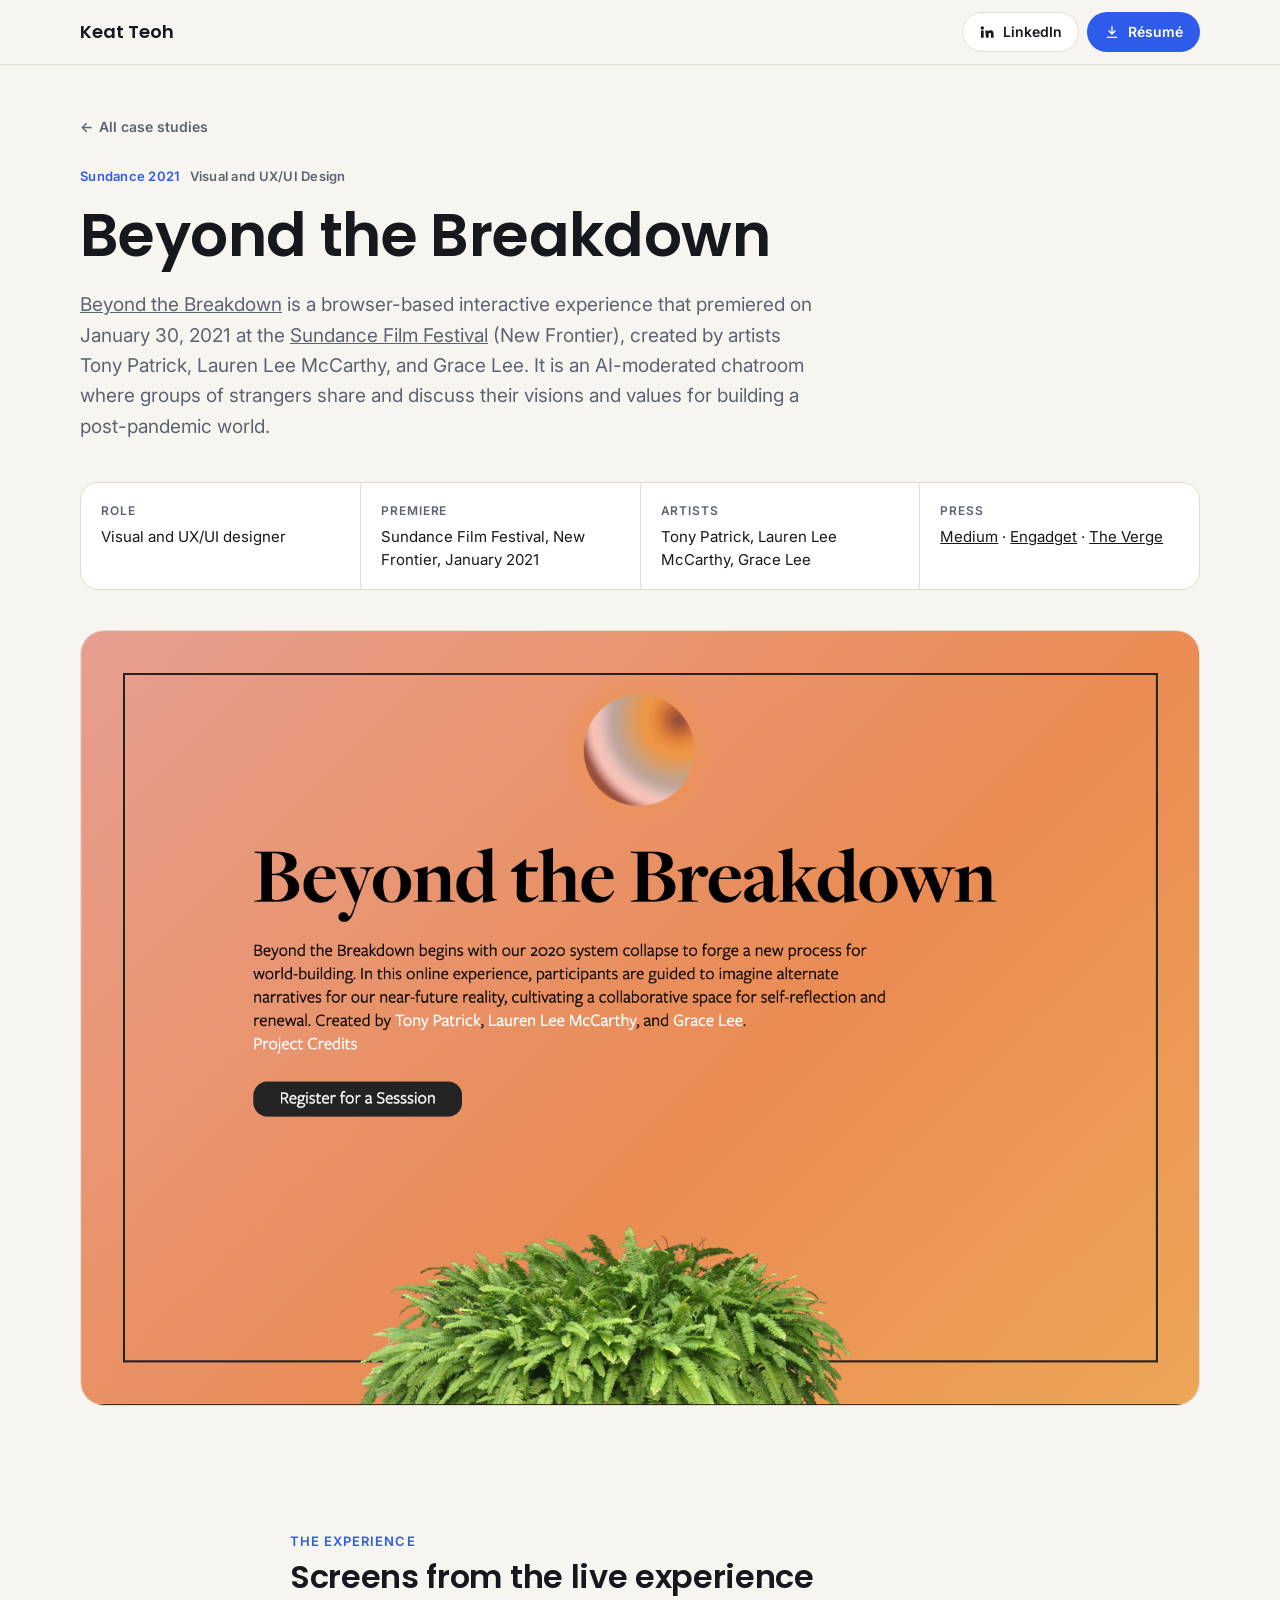
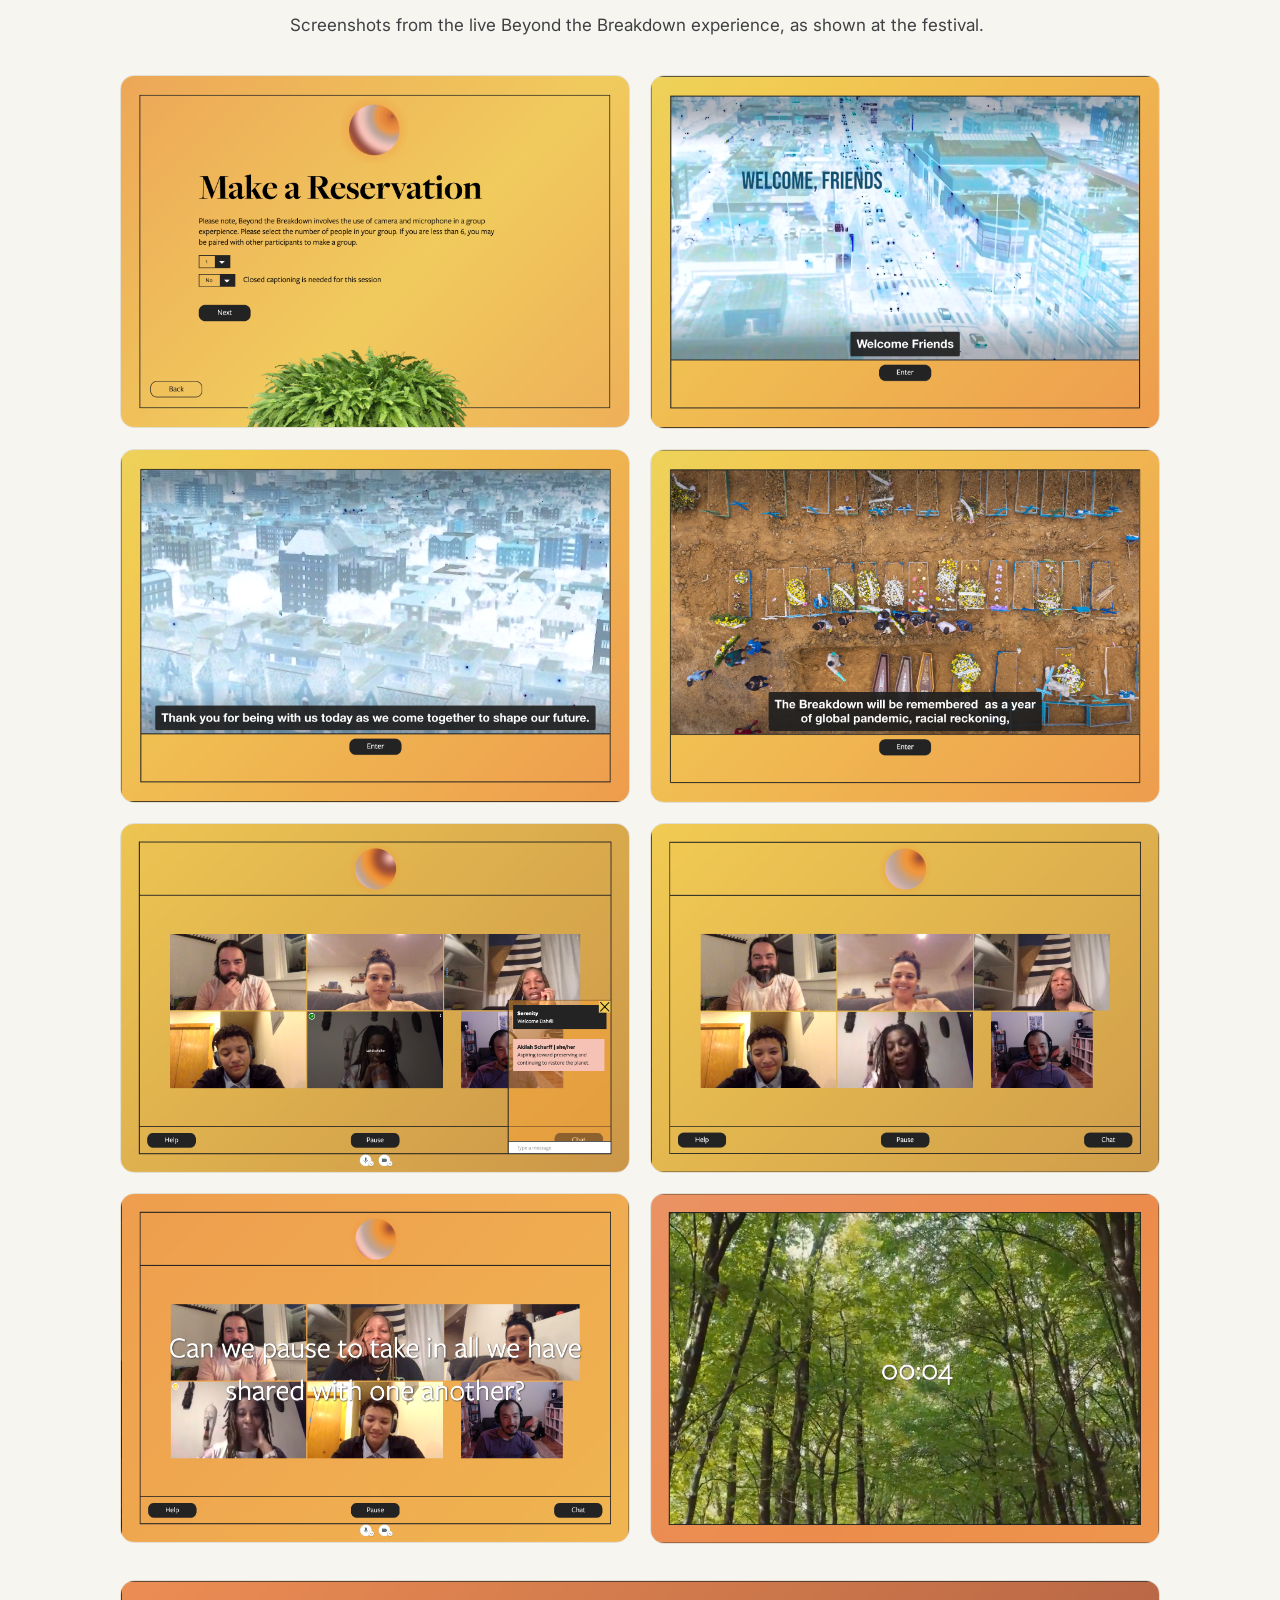
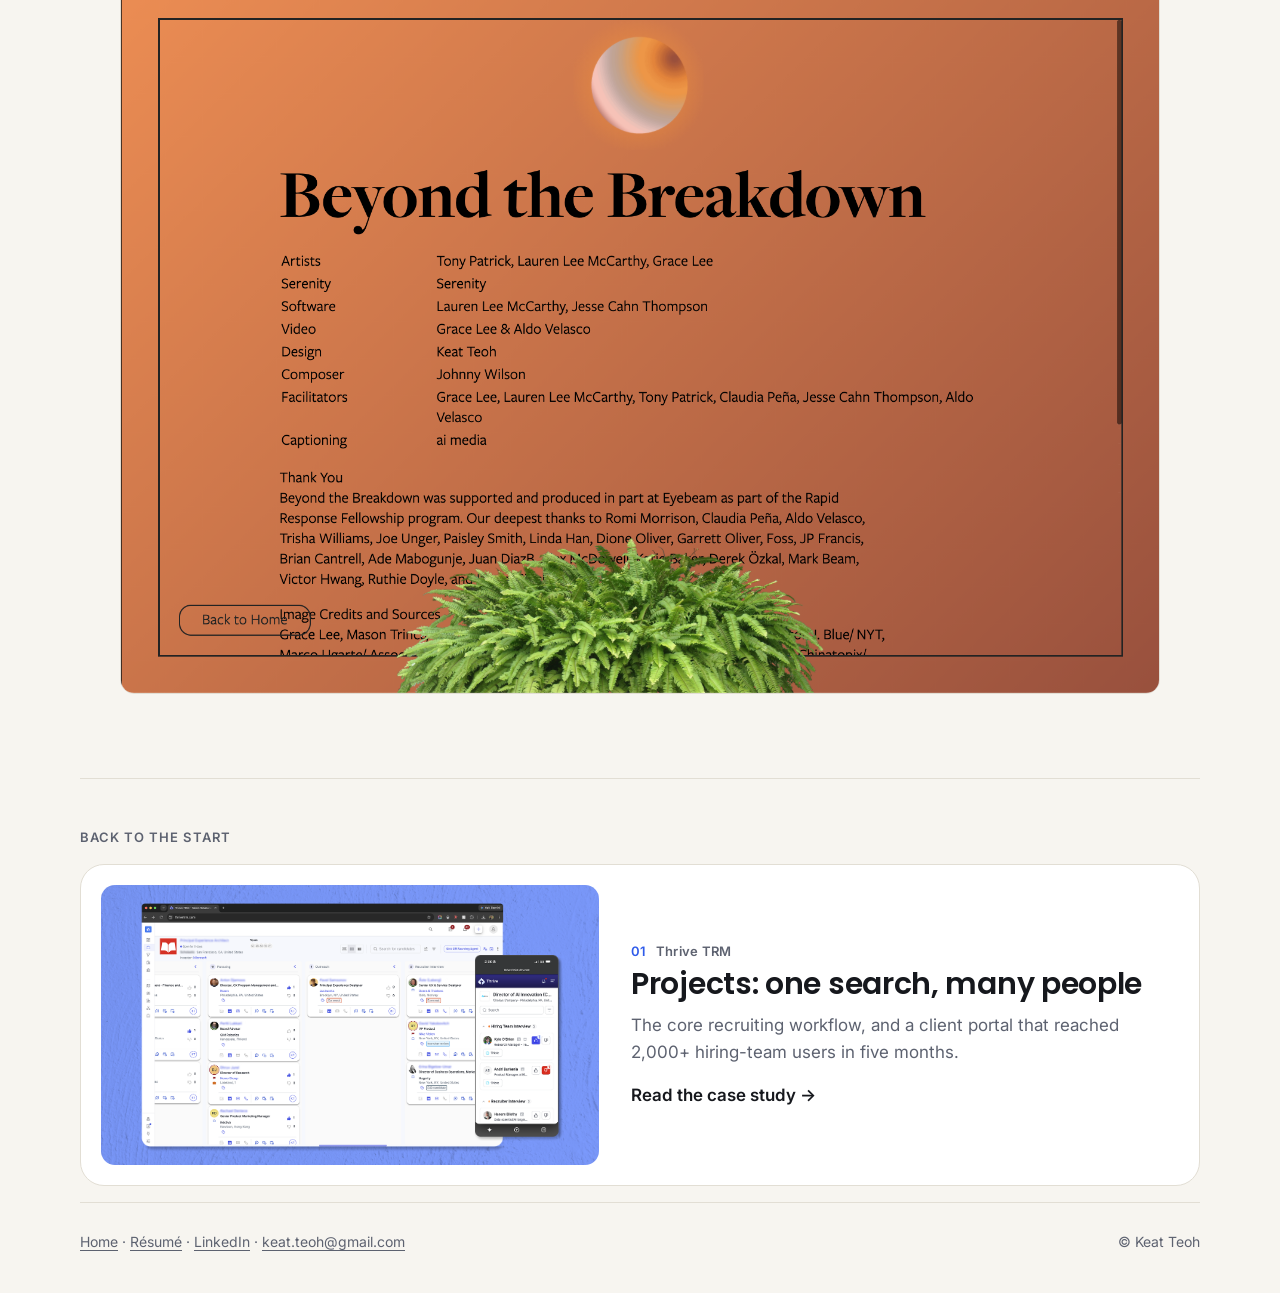
<file: work/beyond-the-breakdown/index.html>
<!doctype html>
<html lang="en">
<head>
  <meta charset="utf-8" />
  <meta name="viewport" content="width=device-width, initial-scale=1" />
  <title>Beyond the Breakdown · Keat Teoh</title>
  <meta name="description" content="Visual and UX/UI design for Beyond the Breakdown, an AI-moderated chatroom that premiered at the 2021 Sundance Film Festival." />
  <meta property="og:image" content="/assets/img/beyond-the-breakdown/01.webp" />
  <meta name="theme-color" content="#f7f5f0" />
  <link rel="preconnect" href="https://fonts.googleapis.com" />
  <link rel="preconnect" href="https://fonts.gstatic.com" crossorigin />
  <link href="https://fonts.googleapis.com/css2?family=Poppins:wght@500;600;700&family=Inter:wght@400;500;600&display=swap" rel="stylesheet" />
  <link rel="stylesheet" href="/styles.css" />
</head>
<body>
  <a class="skip" href="#main">Skip to content</a>
  <header class="topbar">
    <div class="wrap topbar-inner">
      <a class="logo" href="/">Keat Teoh</a>
      <nav class="quick" aria-label="Résumé and profiles">
        <a class="btn btn-ghost" href="https://www.linkedin.com/in/keato/" target="_blank" rel="noopener">
          <svg aria-hidden="true" viewBox="0 0 24 24" width="16" height="16"><path fill="currentColor" d="M4.98 3.5a2.5 2.5 0 1 1 0 5 2.5 2.5 0 0 1 0-5zM3 9.75h4v11H3zM9.5 9.75h3.8v1.5h.06c.53-1 1.83-2.06 3.77-2.06 4.03 0 4.77 2.65 4.77 6.1v5.46h-4v-4.84c0-1.16-.02-2.64-1.61-2.64-1.61 0-1.86 1.26-1.86 2.56v4.92h-4z"/></svg>
          <span>LinkedIn</span>
        <span class="sr-only"> (opens in new tab)</span></a>
        <a class="btn btn-solid" href="/assets/Keat-Teoh-Resume.pdf" target="_blank" rel="noopener">
          <svg aria-hidden="true" viewBox="0 0 24 24" width="16" height="16"><path fill="none" stroke="currentColor" stroke-width="2" stroke-linecap="round" stroke-linejoin="round" d="M12 4v11m0 0-4.5-4.5M12 15l4.5-4.5M5 20h14"/></svg>
          <span>Résumé</span>
        <span class="sr-only"> (opens in new tab)</span></a>
      </nav>
    </div>
  </header>

  <main id="main">
    <header class="cs-hero wrap">
      <a class="back" href="/#work"><span aria-hidden="true">←</span> All case studies</a>
      <p class="meta"><span>Sundance 2021</span> Visual and UX/UI Design</p>
      <h1>Beyond the Breakdown</h1>
      <p class="lede"><a href="https://beyond-the-breakdown.web.app/" target="_blank" rel="noopener">Beyond the Breakdown<span class="sr-only"> (opens in new tab)</span></a> is a browser-based interactive experience that premiered on January 30, 2021 at the <a href="https://www.sundance.org/festivals/sundance-film-festival/about" target="_blank" rel="noopener">Sundance Film Festival<span class="sr-only"> (opens in new tab)</span></a> (New Frontier), created by artists Tony Patrick, Lauren Lee McCarthy, and Grace Lee. It is an AI-moderated chatroom where groups of strangers share and discuss their visions and values for building a post-pandemic world.</p>
      <dl class="snapshot">
        <div><dt>Role</dt><dd>Visual and UX/UI designer</dd></div>
        <div><dt>Premiere</dt><dd>Sundance Film Festival, New Frontier, January 2021</dd></div>
        <div><dt>Artists</dt><dd>Tony Patrick, Lauren Lee McCarthy, Grace Lee</dd></div>
        <div><dt>Press</dt><dd><a href="https://immerse.news/hungry-for-contact-beyond-the-breakdown-4b822d13a899" target="_blank" rel="noopener">Medium<span class="sr-only"> (opens in new tab)</span></a> · <a href="https://www.engadget.com/beyond-the-breakdown-ai-moderate-video-chat-sundance-2021-130033221.html" target="_blank" rel="noopener">Engadget<span class="sr-only"> (opens in new tab)</span></a> · <a href="https://www.theverge.com/2021/2/15/22260581/sundance-film-festival-new-frontier-best-of-2021" target="_blank" rel="noopener">The Verge<span class="sr-only"> (opens in new tab)</span></a></dd></div>
      </dl>
      <figure class="cs-cover"><img src="/assets/img/beyond-the-breakdown/01.webp" alt="Beyond the Breakdown's opening screen" width="1628" height="1127" /></figure>
    </header>

    <article class="cs-body wrap">
      <section>
        <h2><span class="num">The experience</span>Screens from the live experience</h2>
        <p>Screenshots from the live Beyond the Breakdown experience, as shown at the festival.</p>
        <div class="fig-grid wide">
          <figure class="fig"><img src="/assets/img/beyond-the-breakdown/02.webp" alt="Beyond the Breakdown screen 2" width="1626" height="1124" loading="lazy" /></figure>
          <figure class="fig"><img src="/assets/img/beyond-the-breakdown/03.webp" alt="Beyond the Breakdown screen 3" width="1630" height="1130" loading="lazy" /></figure>
          <figure class="fig"><img src="/assets/img/beyond-the-breakdown/04.webp" alt="Beyond the Breakdown screen 4" width="1628" height="1128" loading="lazy" /></figure>
          <figure class="fig"><img src="/assets/img/beyond-the-breakdown/05.webp" alt="Beyond the Breakdown screen 5" width="1628" height="1127" loading="lazy" /></figure>
          <figure class="fig"><img src="/assets/img/beyond-the-breakdown/06.webp" alt="Beyond the Breakdown screen 6" width="1738" height="1191" loading="lazy" /></figure>
          <figure class="fig"><img src="/assets/img/beyond-the-breakdown/07.webp" alt="Beyond the Breakdown screen 7" width="1742" height="1193" loading="lazy" /></figure>
          <figure class="fig"><img src="/assets/img/beyond-the-breakdown/08.webp" alt="Beyond the Breakdown screen 8" width="1743" height="1192" loading="lazy" /></figure>
          <figure class="fig"><img src="/assets/img/beyond-the-breakdown/09.webp" alt="Beyond the Breakdown screen 9" width="1740" height="1194" loading="lazy" /></figure>
        </div>
        <figure class="fig wide"><img src="/assets/img/beyond-the-breakdown/10.webp" alt="Beyond the Breakdown screen 10" width="1739" height="1193" loading="lazy" /></figure>
      </section>
    </article>

    <nav class="next wrap" aria-label="Next case study">
      <p class="next-label">Back to the start</p>
      <a class="next-card" href="/work/projects/">
        <img src="/assets/img/projects/splash.png" alt="" width="1742" height="769" loading="lazy" />
        <div>
          <p class="meta"><span>01</span> Thrive TRM</p>
          <h2>Projects: one search, many people</h2>
          <p>The core recruiting workflow, and a client portal that reached 2,000+ hiring-team users in five months.</p>
          <span class="more">Read the case study <span aria-hidden="true">→</span></span>
        </div>
      </a>
    </nav>
  </main>

  <footer class="footer wrap">
    <p><a href="/">Home</a> · <a href="/assets/Keat-Teoh-Resume.pdf" target="_blank" rel="noopener">Résumé<span class="sr-only"> (opens in new tab)</span></a> · <a href="https://www.linkedin.com/in/keato/" target="_blank" rel="noopener">LinkedIn<span class="sr-only"> (opens in new tab)</span></a> · <a href="mailto:keat.teoh@gmail.com">keat.teoh@gmail.com</a></p>
    <p>© Keat Teoh</p>
  </footer>
  <script src="/case.js" defer></script>
</body>
</html>
</file>
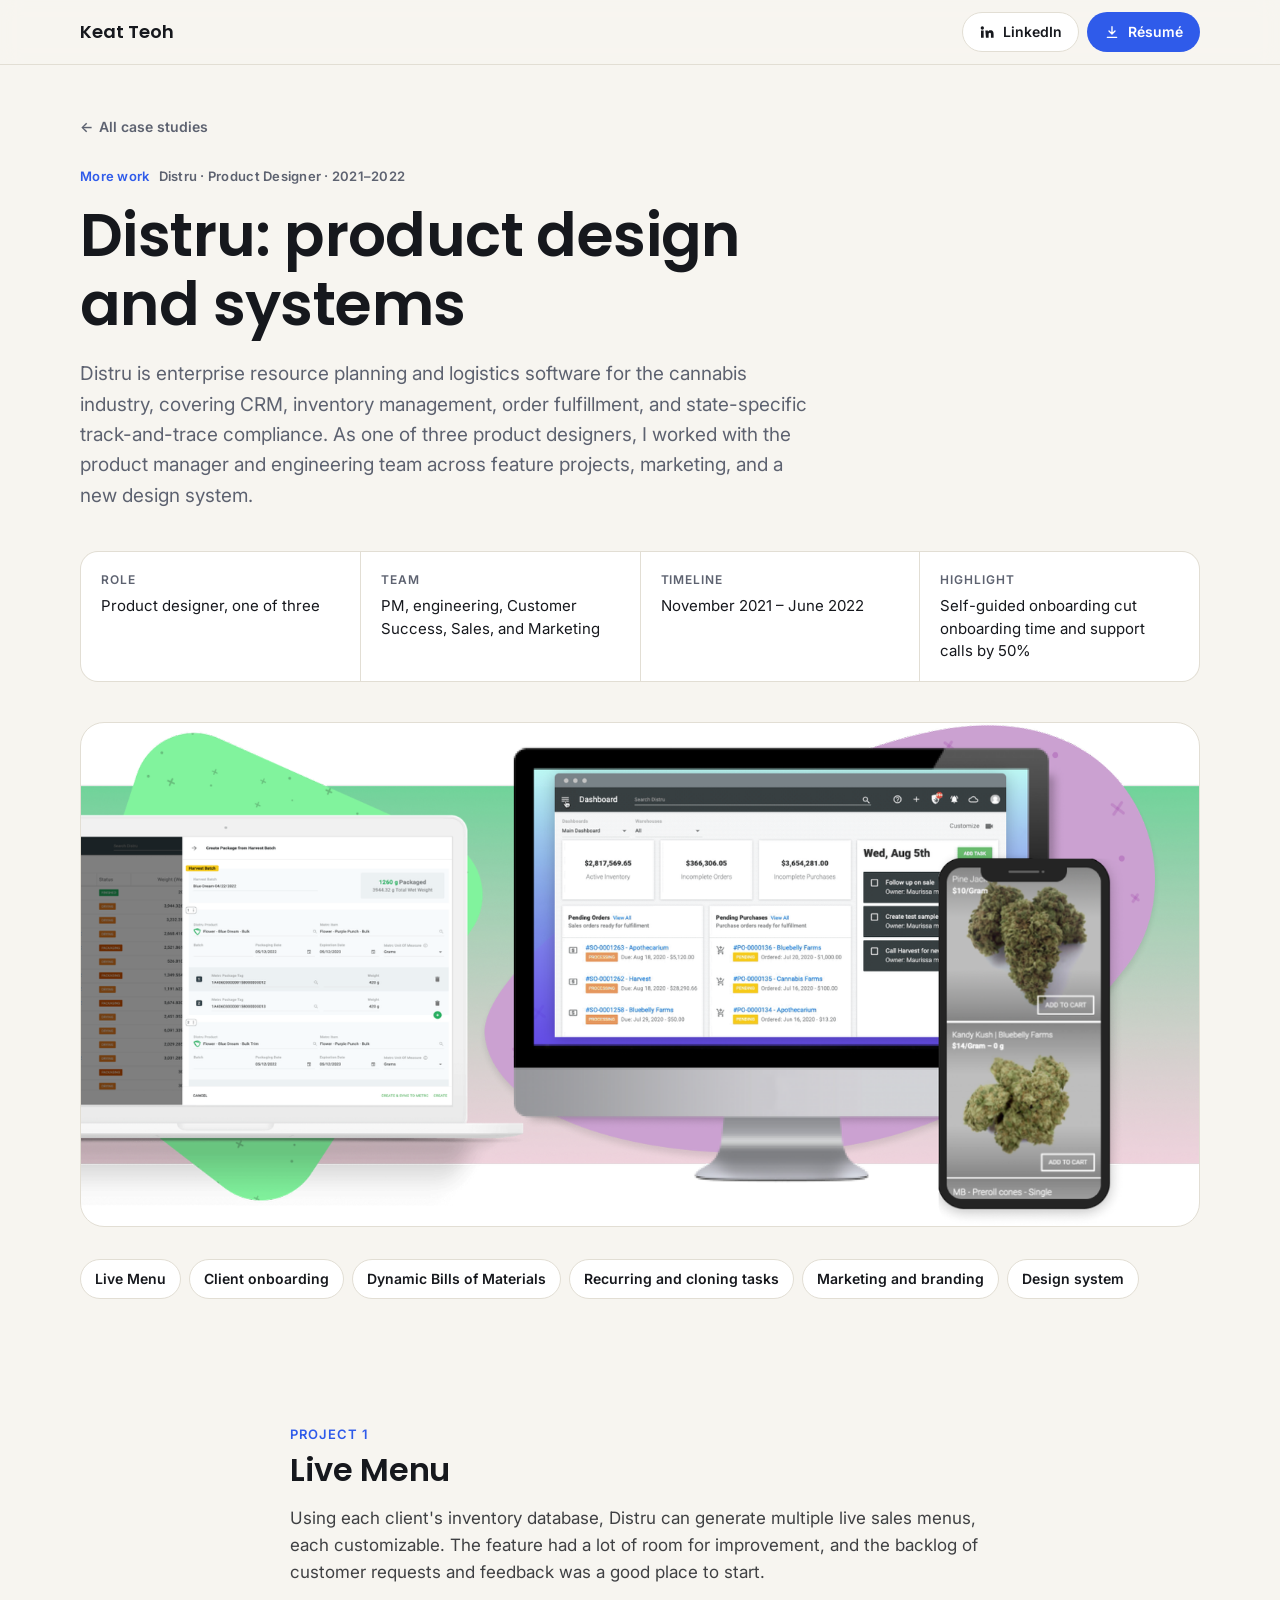
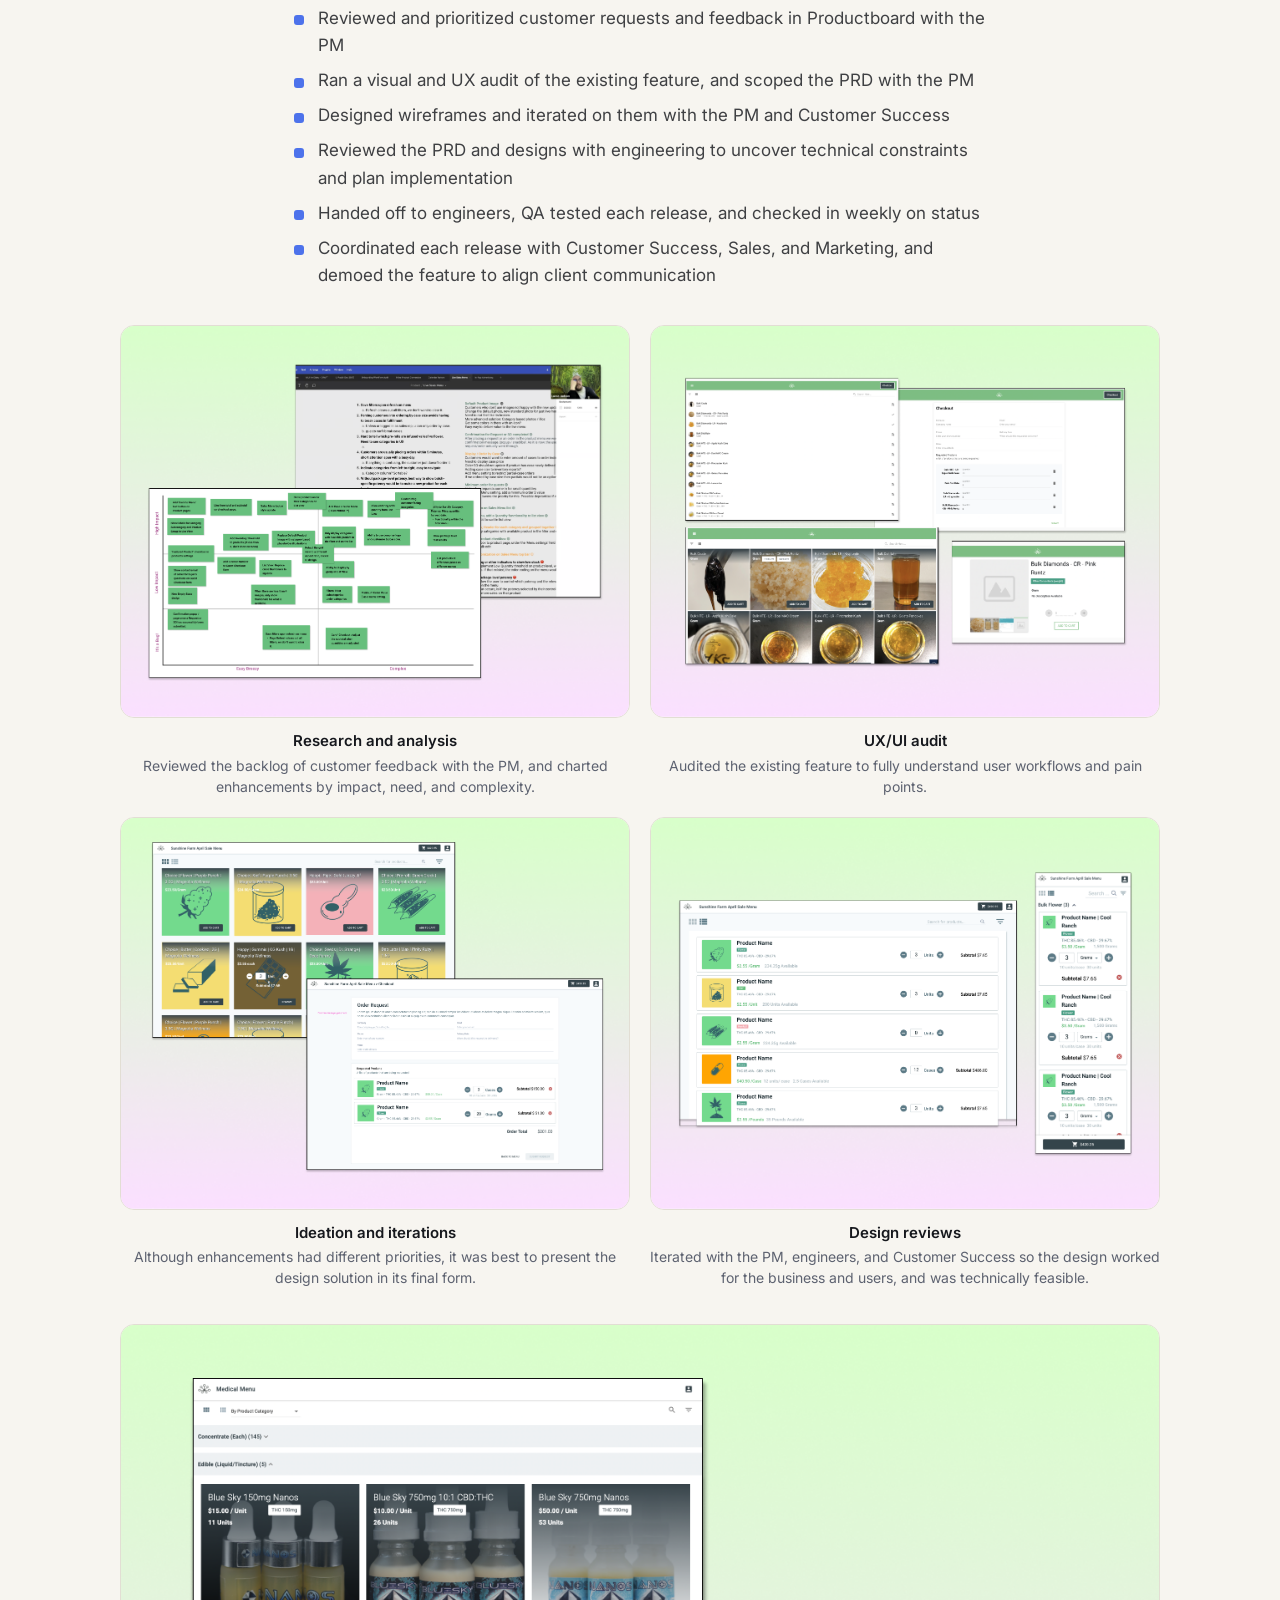
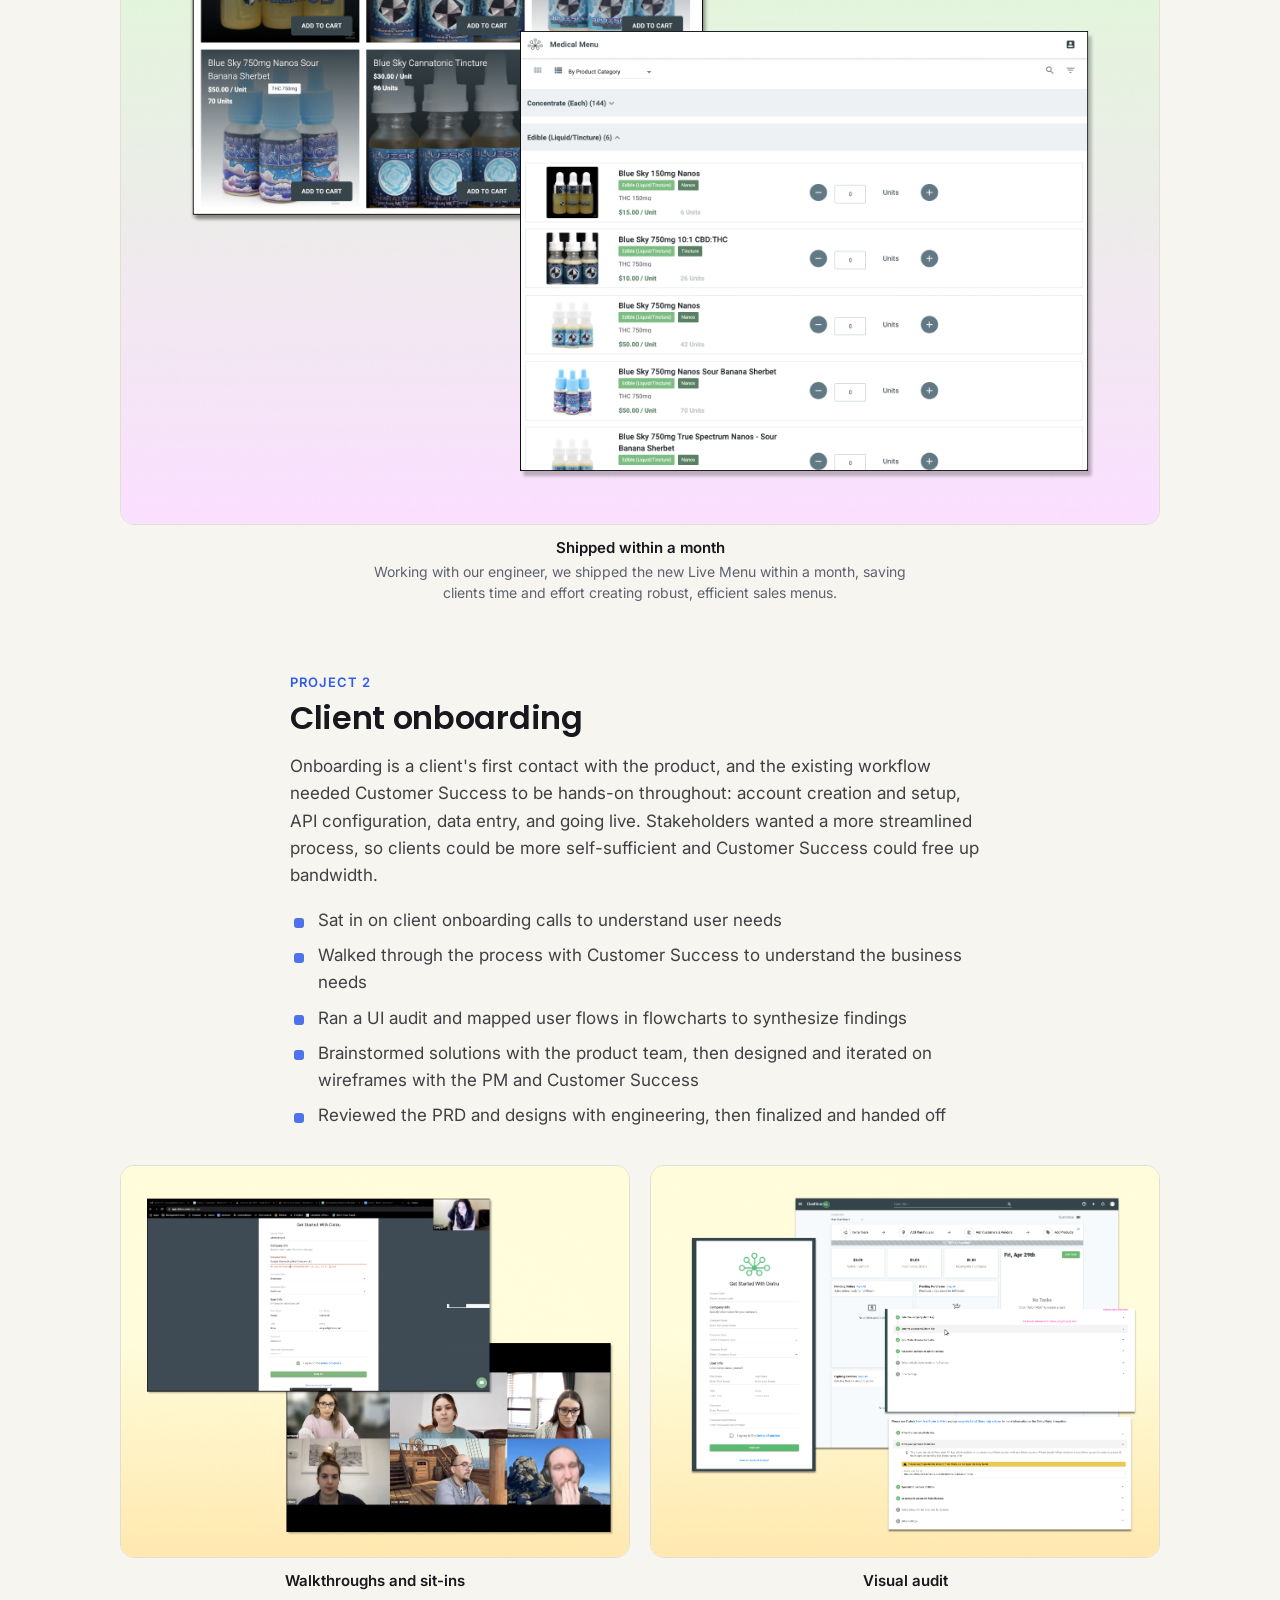
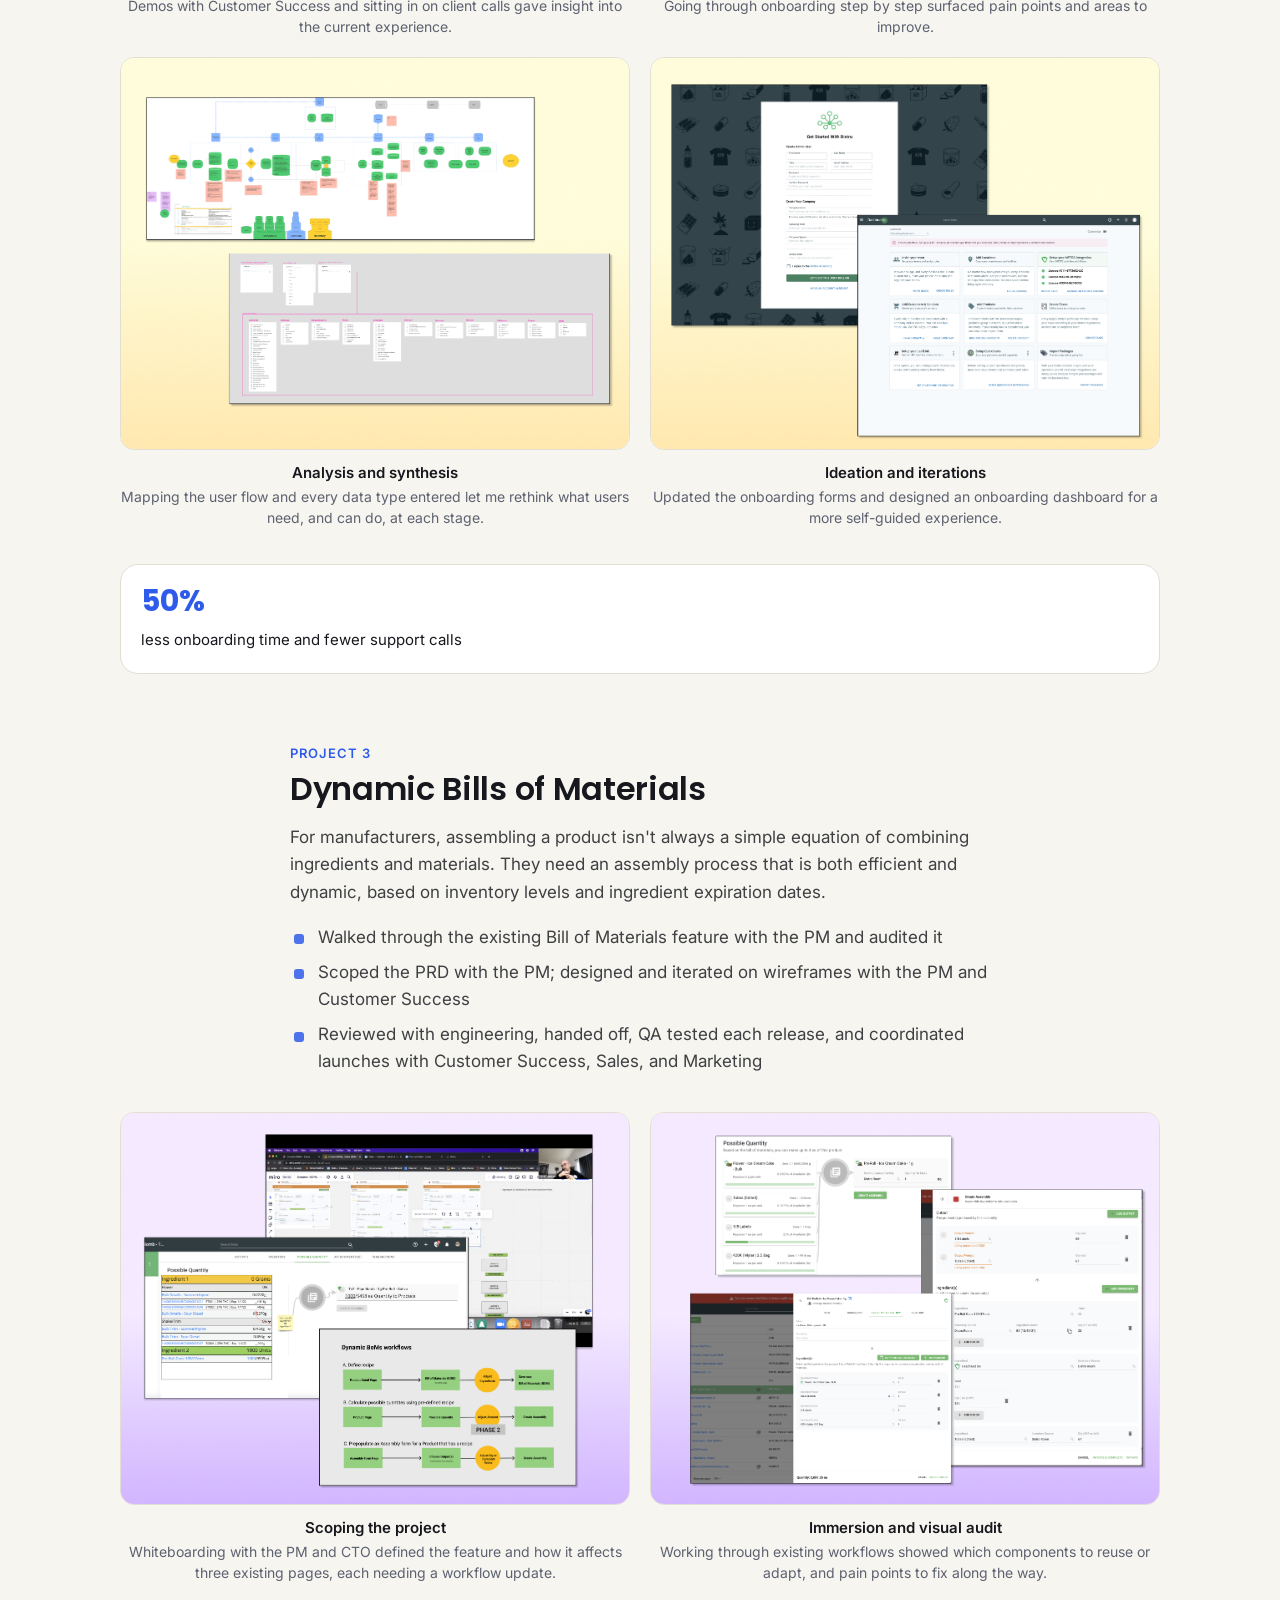
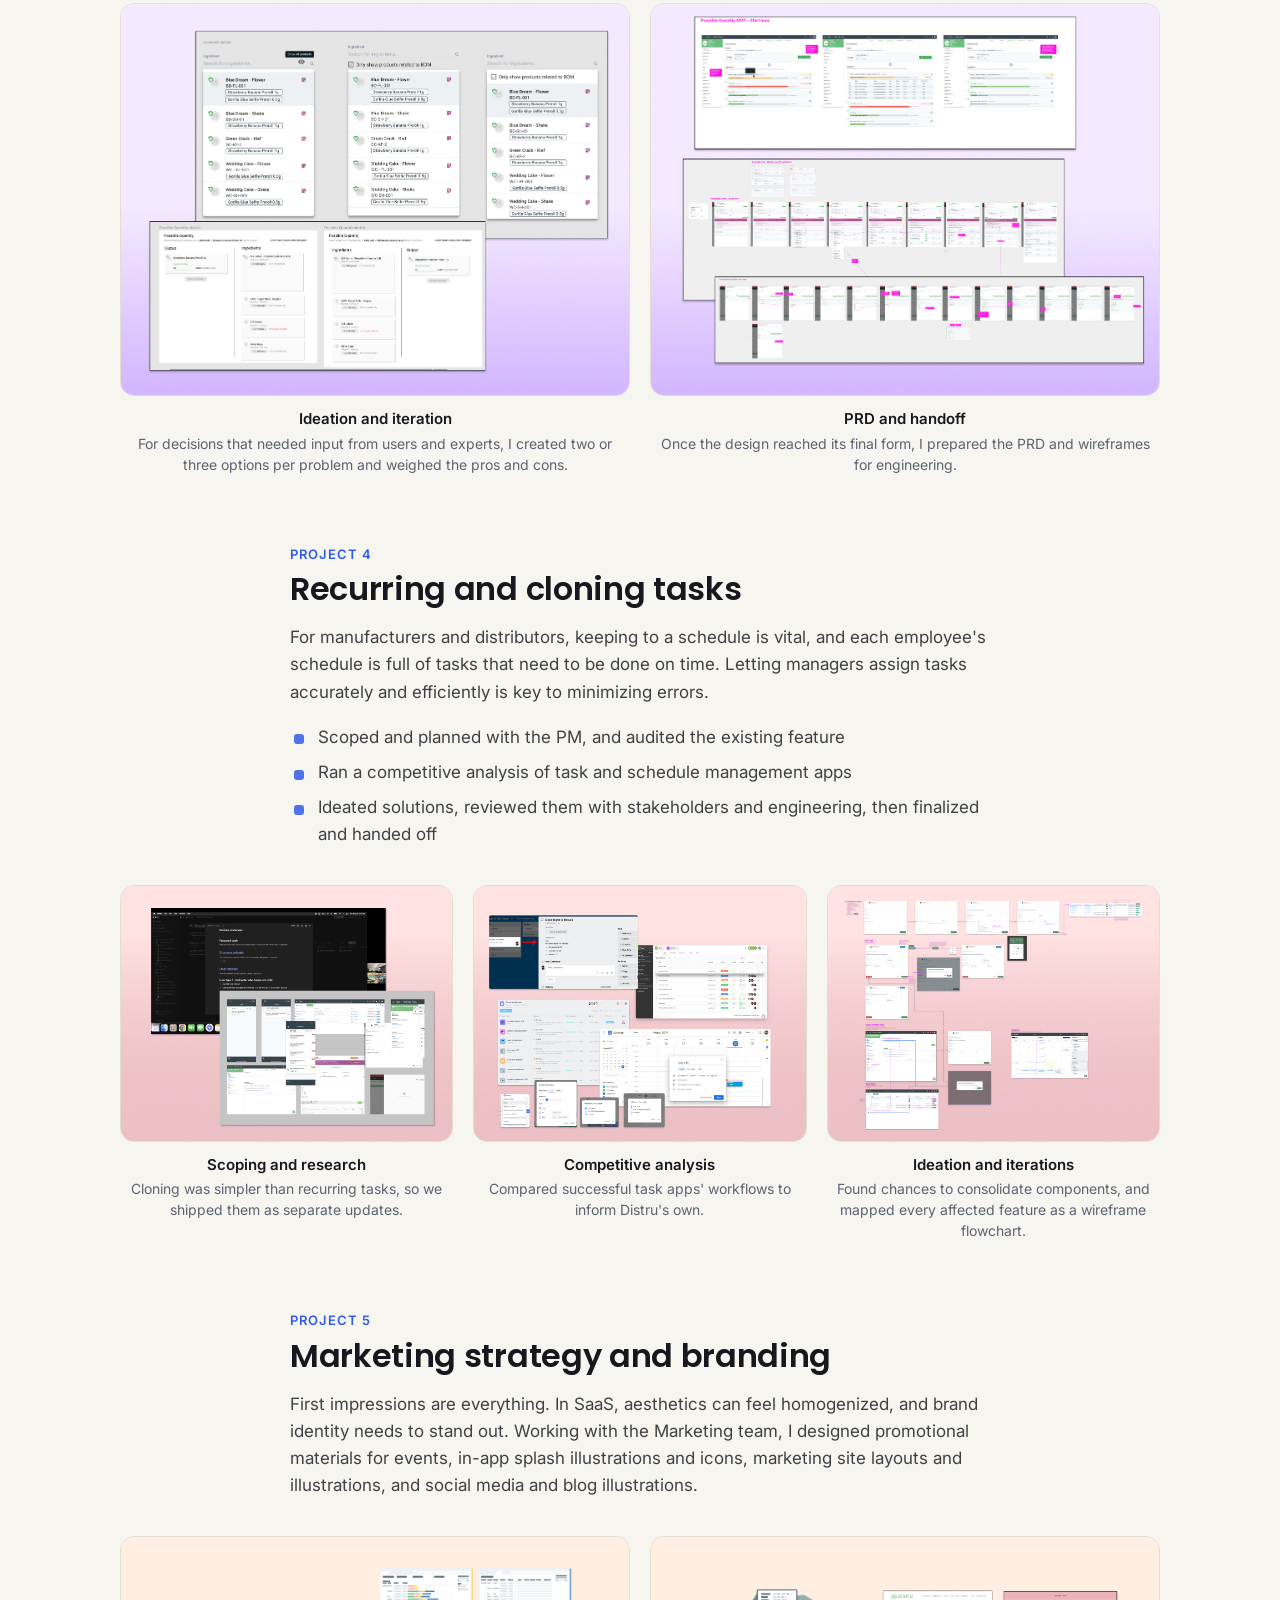
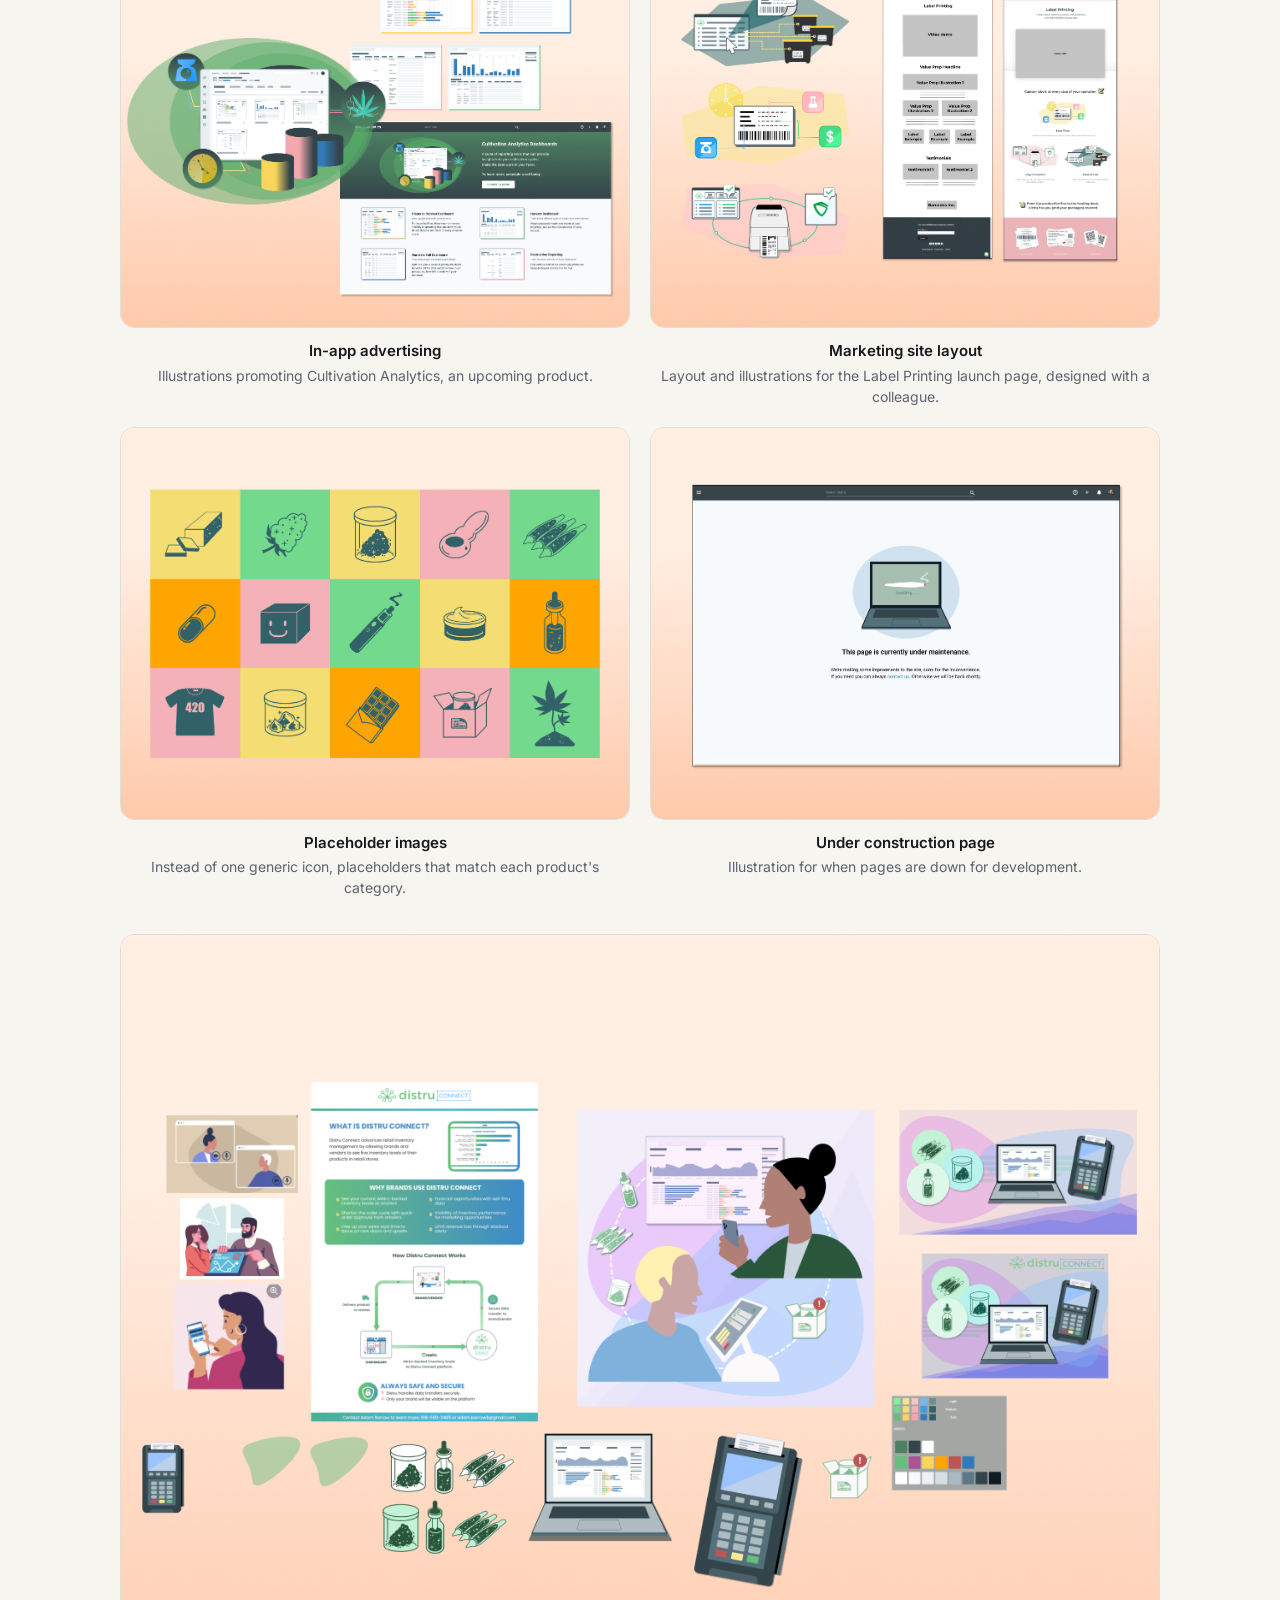
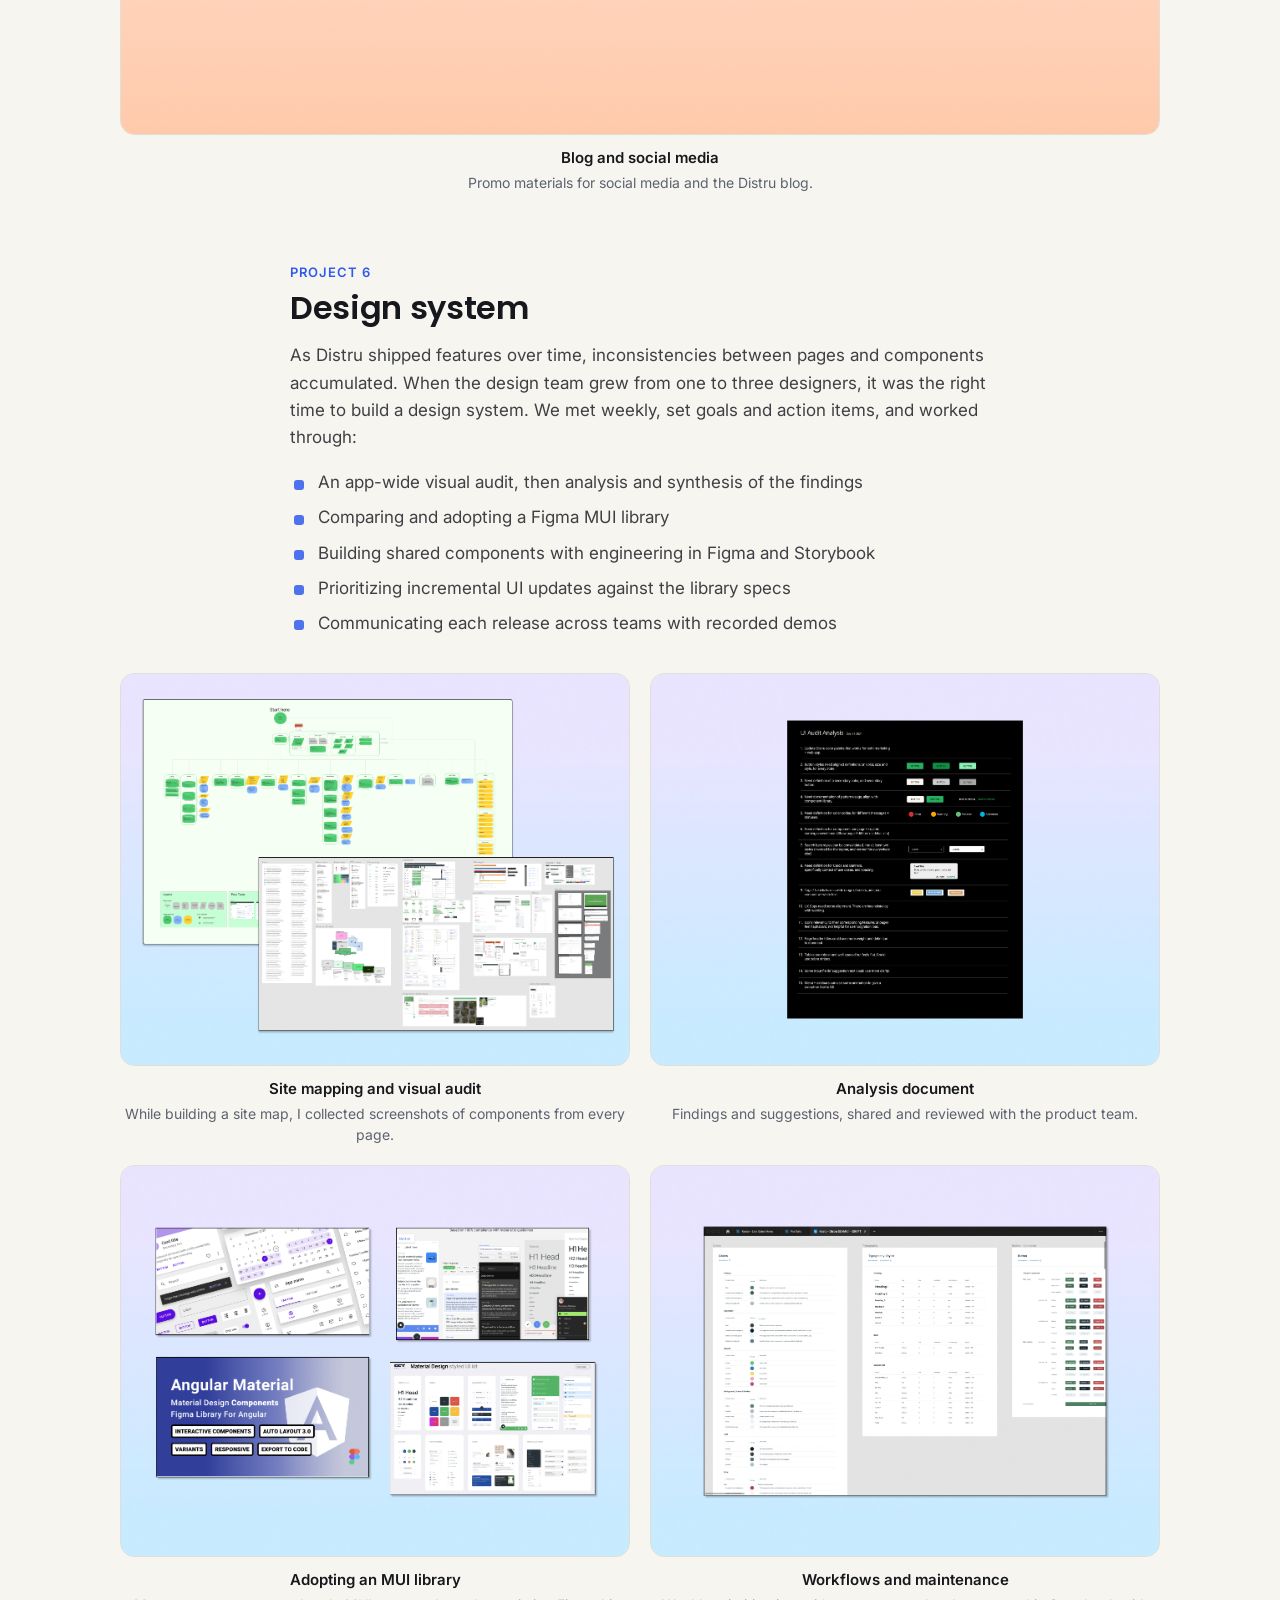
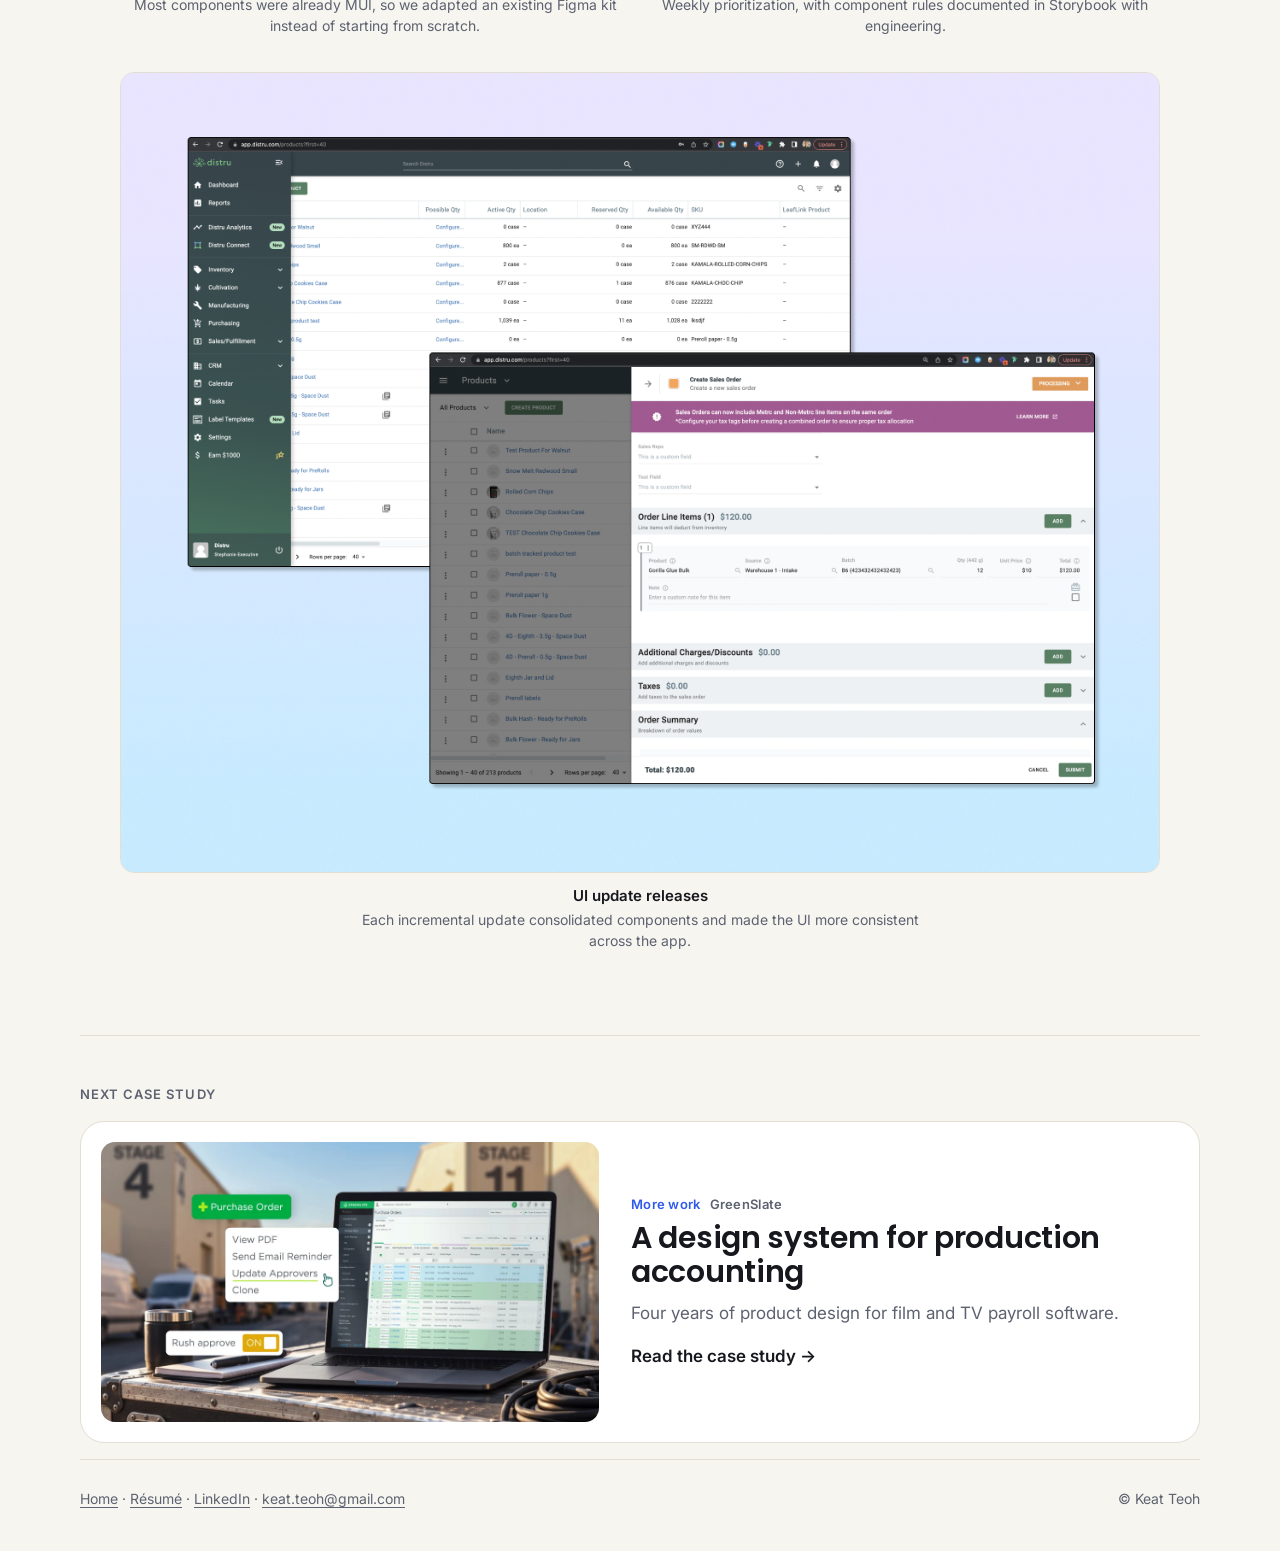
<file: work/distru/index.html>
<!doctype html>
<html lang="en">
<head>
  <meta charset="utf-8" />
  <meta name="viewport" content="width=device-width, initial-scale=1" />
  <title>Distru: product design and systems · Keat Teoh</title>
  <meta name="description" content="Live Menu, client onboarding, Dynamic Bills of Materials, Tasks, marketing illustration, and a shared design system for Distru." />
  <meta property="og:image" content="/assets/img/distru.webp" />
  <meta name="theme-color" content="#f7f5f0" />
  <link rel="preconnect" href="https://fonts.googleapis.com" />
  <link rel="preconnect" href="https://fonts.gstatic.com" crossorigin />
  <link href="https://fonts.googleapis.com/css2?family=Poppins:wght@500;600;700&family=Inter:wght@400;500;600&display=swap" rel="stylesheet" />
  <link rel="stylesheet" href="/styles.css" />
</head>
<body>
  <a class="skip" href="#main">Skip to content</a>
  <header class="topbar">
    <div class="wrap topbar-inner">
      <a class="logo" href="/">Keat Teoh</a>
      <nav class="quick" aria-label="Résumé and profiles">
        <a class="btn btn-ghost" href="https://www.linkedin.com/in/keato/" target="_blank" rel="noopener">
          <svg aria-hidden="true" viewBox="0 0 24 24" width="16" height="16"><path fill="currentColor" d="M4.98 3.5a2.5 2.5 0 1 1 0 5 2.5 2.5 0 0 1 0-5zM3 9.75h4v11H3zM9.5 9.75h3.8v1.5h.06c.53-1 1.83-2.06 3.77-2.06 4.03 0 4.77 2.65 4.77 6.1v5.46h-4v-4.84c0-1.16-.02-2.64-1.61-2.64-1.61 0-1.86 1.26-1.86 2.56v4.92h-4z"/></svg>
          <span>LinkedIn</span>
        <span class="sr-only"> (opens in new tab)</span></a>
        <a class="btn btn-solid" href="/assets/Keat-Teoh-Resume.pdf" target="_blank" rel="noopener">
          <svg aria-hidden="true" viewBox="0 0 24 24" width="16" height="16"><path fill="none" stroke="currentColor" stroke-width="2" stroke-linecap="round" stroke-linejoin="round" d="M12 4v11m0 0-4.5-4.5M12 15l4.5-4.5M5 20h14"/></svg>
          <span>Résumé</span>
        <span class="sr-only"> (opens in new tab)</span></a>
      </nav>
    </div>
  </header>

  <main id="main">
    <header class="cs-hero wrap">
      <a class="back" href="/#work"><span aria-hidden="true">←</span> All case studies</a>
      <p class="meta"><span>More work</span> Distru · Product Designer · 2021–2022</p>
      <h1>Distru: product design and systems</h1>
      <p class="lede">Distru is enterprise resource planning and logistics software for the cannabis industry, covering CRM, inventory management, order fulfillment, and state-specific track-and-trace compliance. As one of three product designers, I worked with the product manager and engineering team across feature projects, marketing, and a new design system.</p>
      <dl class="snapshot">
        <div><dt>Role</dt><dd>Product designer, one of three</dd></div>
        <div><dt>Team</dt><dd>PM, engineering, Customer Success, Sales, and Marketing</dd></div>
        <div><dt>Timeline</dt><dd>November 2021 – June 2022</dd></div>
        <div><dt>Highlight</dt><dd>Self-guided onboarding cut onboarding time and support calls by 50%</dd></div>
      </dl>
      <figure class="cs-cover"><img src="/assets/img/distru.webp" alt="Distru's app shown on desktop, laptop, and phone" width="1500" height="675" /></figure>
      <ul class="toc" aria-label="Projects on this page">
        <li><a href="#live-menu">Live Menu</a></li>
        <li><a href="#onboarding">Client onboarding</a></li>
        <li><a href="#boms">Dynamic Bills of Materials</a></li>
        <li><a href="#tasks">Recurring and cloning tasks</a></li>
        <li><a href="#marketing">Marketing and branding</a></li>
        <li><a href="#design-system">Design system</a></li>
      </ul>
    </header>

    <article class="cs-body wrap">
      <section id="live-menu">
        <h2><span class="num">Project 1</span>Live Menu</h2>
        <p>Using each client's inventory database, Distru can generate multiple live sales menus, each customizable. The feature had a lot of room for improvement, and the backlog of customer requests and feedback was a good place to start.</p>
        <ul class="steps">
          <li>Reviewed and prioritized customer requests and feedback in Productboard with the PM</li>
          <li>Ran a visual and UX audit of the existing feature, and scoped the PRD with the PM</li>
          <li>Designed wireframes and iterated on them with the PM and Customer Success</li>
          <li>Reviewed the PRD and designs with engineering to uncover technical constraints and plan implementation</li>
          <li>Handed off to engineers, QA tested each release, and checked in weekly on status</li>
          <li>Coordinated each release with Customer Success, Sales, and Marketing, and demoed the feature to align client communication</li>
        </ul>
        <div class="fig-grid wide">
          <figure class="fig"><img src="/assets/img/distru/02.webp" alt="Chart prioritizing Live Menu enhancements by impact, need, and complexity" width="1215" height="935" loading="lazy" /><figcaption><strong>Research and analysis</strong>Reviewed the backlog of customer feedback with the PM, and charted enhancements by impact, need, and complexity.</figcaption></figure>
          <figure class="fig"><img src="/assets/img/distru/03.webp" alt="UX and UI audit of the existing Live Menu" width="1215" height="935" loading="lazy" /><figcaption><strong>UX/UI audit</strong>Audited the existing feature to fully understand user workflows and pain points.</figcaption></figure>
          <figure class="fig"><img src="/assets/img/distru/04.webp" alt="Live Menu design iterations" width="1215" height="935" loading="lazy" /><figcaption><strong>Ideation and iterations</strong>Although enhancements had different priorities, it was best to present the design solution in its final form.</figcaption></figure>
          <figure class="fig"><img src="/assets/img/distru/05.webp" alt="Live Menu designs under review" width="1215" height="935" loading="lazy" /><figcaption><strong>Design reviews</strong>Iterated with the PM, engineers, and Customer Success so the design worked for the business and users, and was technically feasible.</figcaption></figure>
        </div>
        <figure class="fig wide"><img src="/assets/img/distru/06.webp" alt="The shipped Live Menu" width="1215" height="935" loading="lazy" /><figcaption><strong>Shipped within a month</strong>Working with our engineer, we shipped the new Live Menu within a month, saving clients time and effort creating robust, efficient sales menus.</figcaption></figure>
      </section>

      <section id="onboarding">
        <h2><span class="num">Project 2</span>Client onboarding</h2>
        <p>Onboarding is a client's first contact with the product, and the existing workflow needed Customer Success to be hands-on throughout: account creation and setup, API configuration, data entry, and going live. Stakeholders wanted a more streamlined process, so clients could be more self-sufficient and Customer Success could free up bandwidth.</p>
        <ul class="steps">
          <li>Sat in on client onboarding calls to understand user needs</li>
          <li>Walked through the process with Customer Success to understand the business needs</li>
          <li>Ran a UI audit and mapped user flows in flowcharts to synthesize findings</li>
          <li>Brainstormed solutions with the product team, then designed and iterated on wireframes with the PM and Customer Success</li>
          <li>Reviewed the PRD and designs with engineering, then finalized and handed off</li>
        </ul>
        <div class="fig-grid wide">
          <figure class="fig"><img src="/assets/img/distru/07.webp" alt="Notes from onboarding walkthroughs and sit-ins" width="1215" height="935" loading="lazy" /><figcaption><strong>Walkthroughs and sit-ins</strong>Demos with Customer Success and sitting in on client calls gave insight into the current experience.</figcaption></figure>
          <figure class="fig"><img src="/assets/img/distru/08.webp" alt="Visual audit of the onboarding flow" width="1215" height="935" loading="lazy" /><figcaption><strong>Visual audit</strong>Going through onboarding step by step surfaced pain points and areas to improve.</figcaption></figure>
          <figure class="fig"><img src="/assets/img/distru/09.webp" alt="Onboarding user flow and information architecture" width="1215" height="935" loading="lazy" /><figcaption><strong>Analysis and synthesis</strong>Mapping the user flow and every data type entered let me rethink what users need, and can do, at each stage.</figcaption></figure>
          <figure class="fig"><img src="/assets/img/distru/10.webp" alt="Onboarding dashboard designs" width="1215" height="935" loading="lazy" /><figcaption><strong>Ideation and iterations</strong>Updated the onboarding forms and designed an onboarding dashboard for a more self-guided experience.</figcaption></figure>
        </div>
        <div class="outcomes wide"><div><b>50%</b><span>less onboarding time and fewer support calls</span></div></div>
      </section>

      <section id="boms">
        <h2><span class="num">Project 3</span>Dynamic Bills of Materials</h2>
        <p>For manufacturers, assembling a product isn't always a simple equation of combining ingredients and materials. They need an assembly process that is both efficient and dynamic, based on inventory levels and ingredient expiration dates.</p>
        <ul class="steps">
          <li>Walked through the existing Bill of Materials feature with the PM and audited it</li>
          <li>Scoped the PRD with the PM; designed and iterated on wireframes with the PM and Customer Success</li>
          <li>Reviewed with engineering, handed off, QA tested each release, and coordinated launches with Customer Success, Sales, and Marketing</li>
        </ul>
        <div class="fig-grid wide">
          <figure class="fig"><img src="/assets/img/distru/11.webp" alt="Whiteboard scoping of Dynamic BOMs" width="1215" height="935" loading="lazy" /><figcaption><strong>Scoping the project</strong>Whiteboarding with the PM and CTO defined the feature and how it affects three existing pages, each needing a workflow update.</figcaption></figure>
          <figure class="fig"><img src="/assets/img/distru/12.webp" alt="Audit of existing BOM workflows" width="1215" height="935" loading="lazy" /><figcaption><strong>Immersion and visual audit</strong>Working through existing workflows showed which components to reuse or adapt, and pain points to fix along the way.</figcaption></figure>
          <figure class="fig"><img src="/assets/img/distru/13.webp" alt="Dynamic BOM flow options" width="1215" height="935" loading="lazy" /><figcaption><strong>Ideation and iteration</strong>For decisions that needed input from users and experts, I created two or three options per problem and weighed the pros and cons.</figcaption></figure>
          <figure class="fig"><img src="/assets/img/distru/14.webp" alt="Final Dynamic BOM designs" width="1215" height="935" loading="lazy" /><figcaption><strong>PRD and handoff</strong>Once the design reached its final form, I prepared the PRD and wireframes for engineering.</figcaption></figure>
        </div>
      </section>

      <section id="tasks">
        <h2><span class="num">Project 4</span>Recurring and cloning tasks</h2>
        <p>For manufacturers and distributors, keeping to a schedule is vital, and each employee's schedule is full of tasks that need to be done on time. Letting managers assign tasks accurately and efficiently is key to minimizing errors.</p>
        <ul class="steps">
          <li>Scoped and planned with the PM, and audited the existing feature</li>
          <li>Ran a competitive analysis of task and schedule management apps</li>
          <li>Ideated solutions, reviewed them with stakeholders and engineering, then finalized and handed off</li>
        </ul>
        <div class="fig-grid three wide">
          <figure class="fig"><img src="/assets/img/distru/15.webp" alt="Task cloning scope and visual audit" width="1215" height="935" loading="lazy" /><figcaption><strong>Scoping and research</strong>Cloning was simpler than recurring tasks, so we shipped them as separate updates.</figcaption></figure>
          <figure class="fig"><img src="/assets/img/distru/16.webp" alt="Competitive analysis of task management apps" width="1215" height="935" loading="lazy" /><figcaption><strong>Competitive analysis</strong>Compared successful task apps' workflows to inform Distru's own.</figcaption></figure>
          <figure class="fig"><img src="/assets/img/distru/17.webp" alt="Task wireframe flowchart" width="1215" height="935" loading="lazy" /><figcaption><strong>Ideation and iterations</strong>Found chances to consolidate components, and mapped every affected feature as a wireframe flowchart.</figcaption></figure>
        </div>
      </section>

      <section id="marketing">
        <h2><span class="num">Project 5</span>Marketing strategy and branding</h2>
        <p>First impressions are everything. In SaaS, aesthetics can feel homogenized, and brand identity needs to stand out. Working with the Marketing team, I designed promotional materials for events, in-app splash illustrations and icons, marketing site layouts and illustrations, and social media and blog illustrations.</p>
        <div class="fig-grid wide">
          <figure class="fig"><img src="/assets/img/distru/18.webp" alt="Cultivation Analytics promotional illustration" width="1215" height="935" loading="lazy" /><figcaption><strong>In-app advertising</strong>Illustrations promoting Cultivation Analytics, an upcoming product.</figcaption></figure>
          <figure class="fig"><img src="/assets/img/distru/19.webp" alt="Label Printing marketing page" width="1215" height="935" loading="lazy" /><figcaption><strong>Marketing site layout</strong>Layout and illustrations for the Label Printing launch page, designed with a colleague.</figcaption></figure>
          <figure class="fig"><img src="/assets/img/distru/20.webp" alt="Product placeholder images by category" width="1215" height="935" loading="lazy" /><figcaption><strong>Placeholder images</strong>Instead of one generic icon, placeholders that match each product's category.</figcaption></figure>
          <figure class="fig"><img src="/assets/img/distru/21.webp" alt="Under construction error page illustration" width="1215" height="935" loading="lazy" /><figcaption><strong>Under construction page</strong>Illustration for when pages are down for development.</figcaption></figure>
        </div>
        <figure class="fig wide"><img src="/assets/img/distru/22.webp" alt="Blog and social media graphics" width="1215" height="935" loading="lazy" /><figcaption><strong>Blog and social media</strong>Promo materials for social media and the Distru blog.</figcaption></figure>
      </section>

      <section id="design-system">
        <h2><span class="num">Project 6</span>Design system</h2>
        <p>As Distru shipped features over time, inconsistencies between pages and components accumulated. When the design team grew from one to three designers, it was the right time to build a design system. We met weekly, set goals and action items, and worked through:</p>
        <ul class="steps">
          <li>An app-wide visual audit, then analysis and synthesis of the findings</li>
          <li>Comparing and adopting a Figma MUI library</li>
          <li>Building shared components with engineering in Figma and Storybook</li>
          <li>Prioritizing incremental UI updates against the library specs</li>
          <li>Communicating each release across teams with recorded demos</li>
        </ul>
        <div class="fig-grid wide">
          <figure class="fig"><img src="/assets/img/distru/23.webp" alt="Site map and component audit" width="1215" height="935" loading="lazy" /><figcaption><strong>Site mapping and visual audit</strong>While building a site map, I collected screenshots of components from every page.</figcaption></figure>
          <figure class="fig"><img src="/assets/img/distru/24.webp" alt="Audit analysis document" width="1215" height="935" loading="lazy" /><figcaption><strong>Analysis document</strong>Findings and suggestions, shared and reviewed with the product team.</figcaption></figure>
          <figure class="fig"><img src="/assets/img/distru/25.webp" alt="Plan for adopting an MUI pattern library" width="1215" height="935" loading="lazy" /><figcaption><strong>Adopting an MUI library</strong>Most components were already MUI, so we adapted an existing Figma kit instead of starting from scratch.</figcaption></figure>
          <figure class="fig"><img src="/assets/img/distru/26.webp" alt="Design system maintenance workflow" width="1215" height="935" loading="lazy" /><figcaption><strong>Workflows and maintenance</strong>Weekly prioritization, with component rules documented in Storybook with engineering.</figcaption></figure>
        </div>
        <figure class="fig wide"><img src="/assets/img/distru/27.webp" alt="Before and after of a UI update release" width="1215" height="935" loading="lazy" /><figcaption><strong>UI update releases</strong>Each incremental update consolidated components and made the UI more consistent across the app.</figcaption></figure>
      </section>
    </article>

    <nav class="next wrap" aria-label="Next case study">
      <p class="next-label">Next case study</p>
      <a class="next-card" href="/work/greenslate/">
        <img src="/assets/img/greenslate.webp" alt="" width="1200" height="600" loading="lazy" />
        <div>
          <p class="meta"><span>More work</span> GreenSlate</p>
          <h2>A design system for production accounting</h2>
          <p>Four years of product design for film and TV payroll software.</p>
          <span class="more">Read the case study <span aria-hidden="true">→</span></span>
        </div>
      </a>
    </nav>
  </main>

  <footer class="footer wrap">
    <p><a href="/">Home</a> · <a href="/assets/Keat-Teoh-Resume.pdf" target="_blank" rel="noopener">Résumé<span class="sr-only"> (opens in new tab)</span></a> · <a href="https://www.linkedin.com/in/keato/" target="_blank" rel="noopener">LinkedIn<span class="sr-only"> (opens in new tab)</span></a> · <a href="mailto:keat.teoh@gmail.com">keat.teoh@gmail.com</a></p>
    <p>© Keat Teoh</p>
  </footer>
  <script src="/case.js" defer></script>
</body>
</html>
</file>
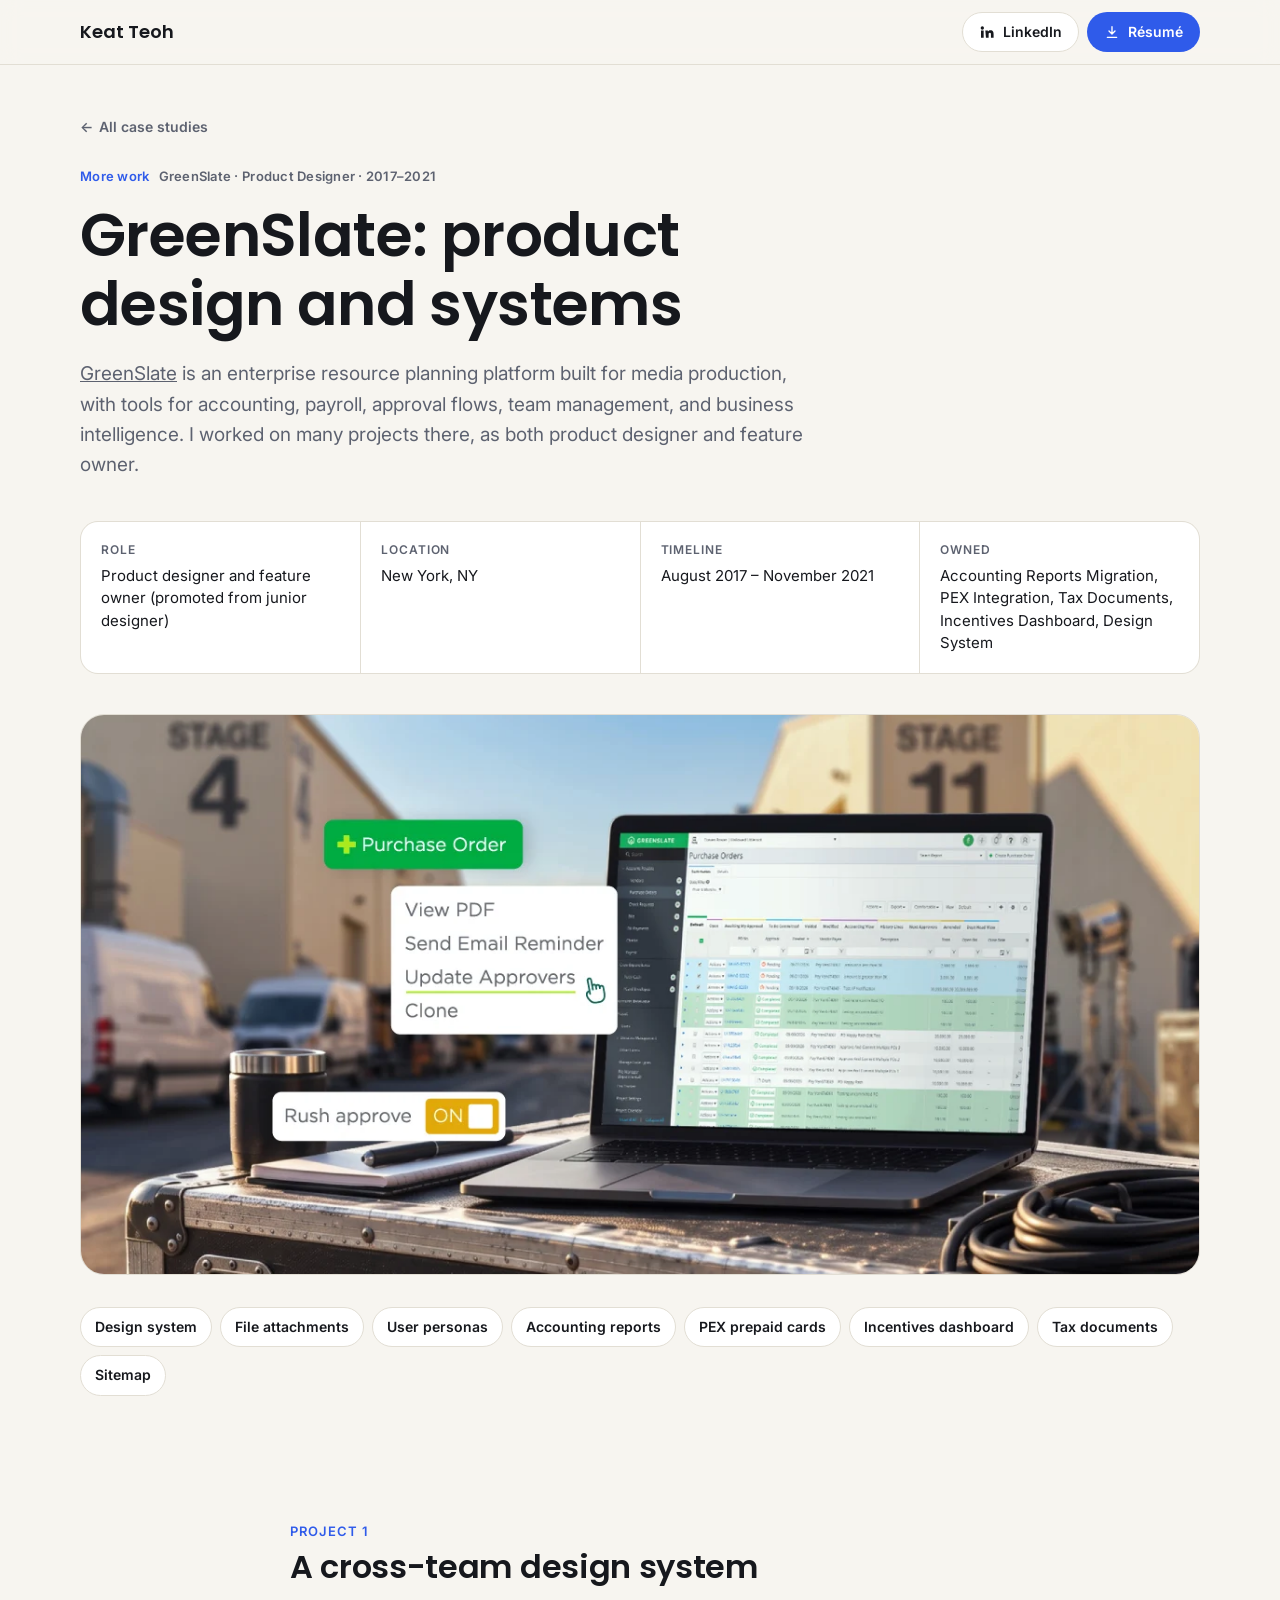
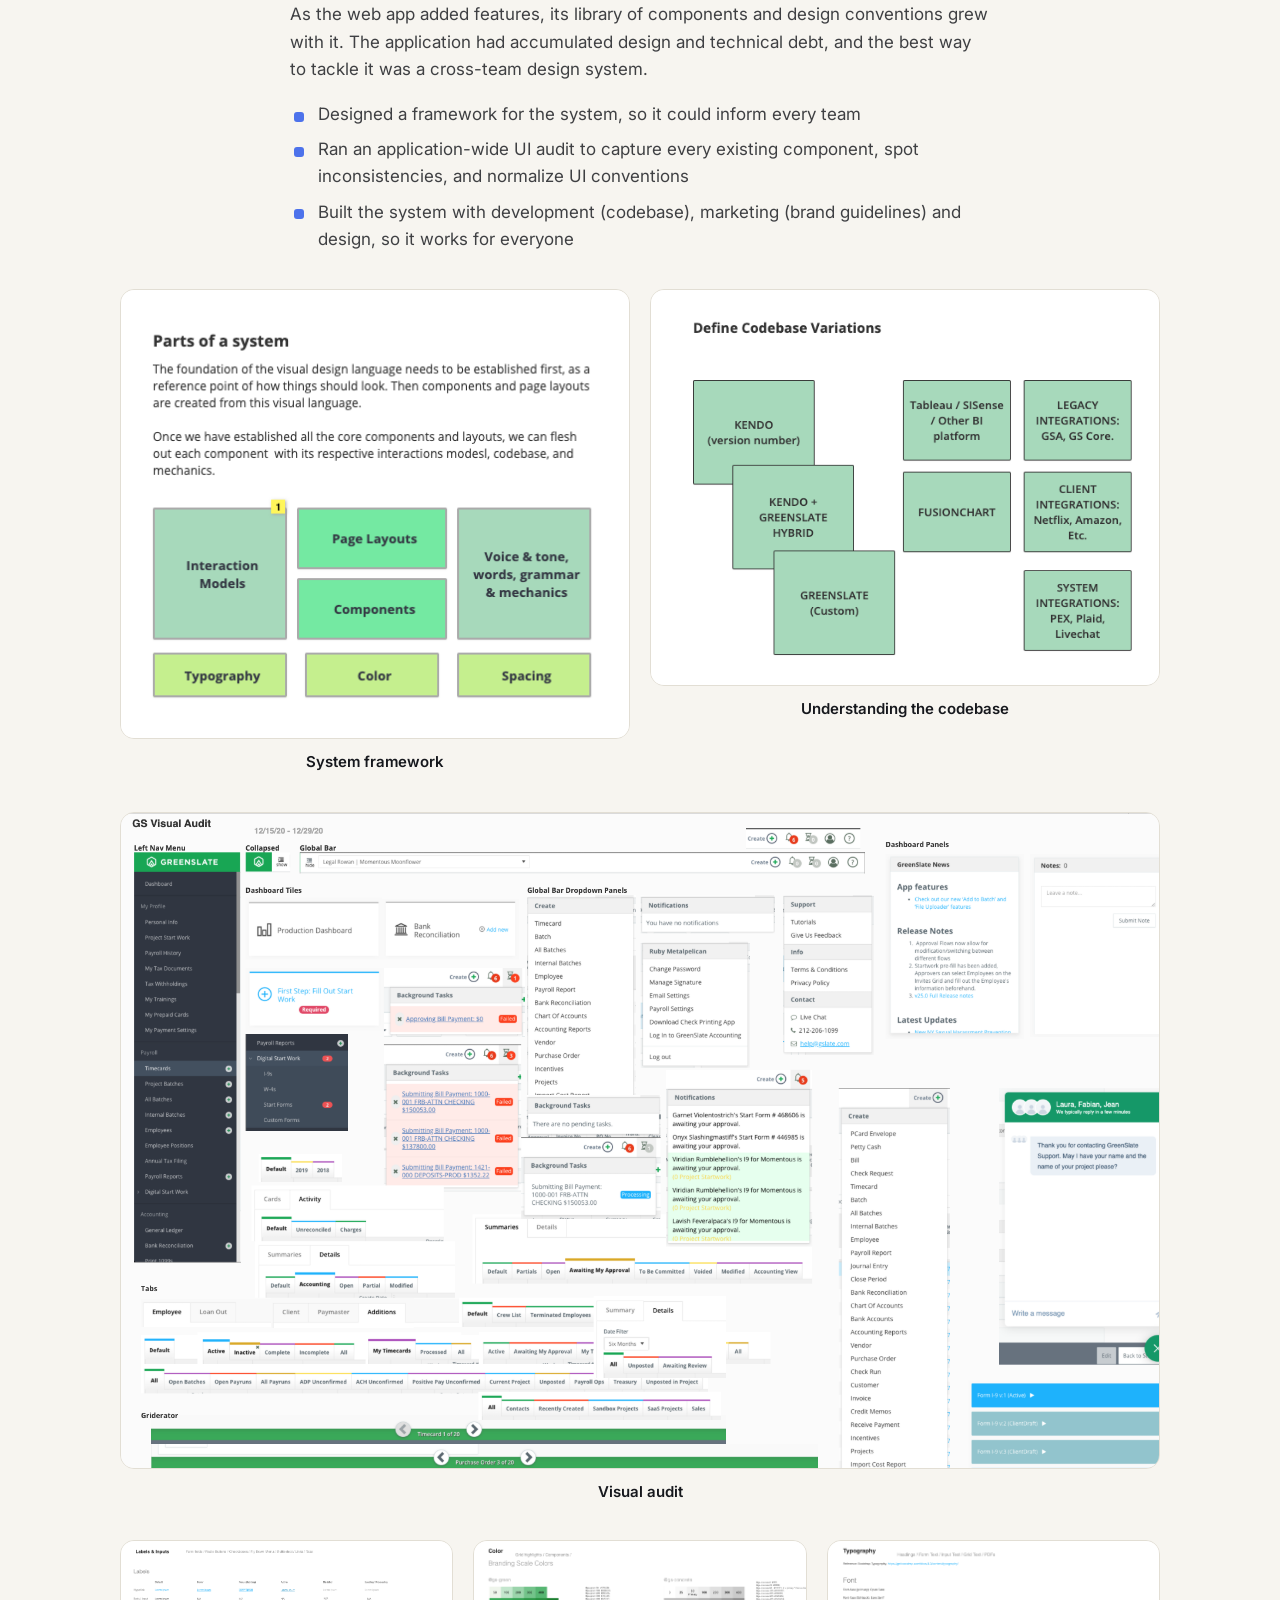
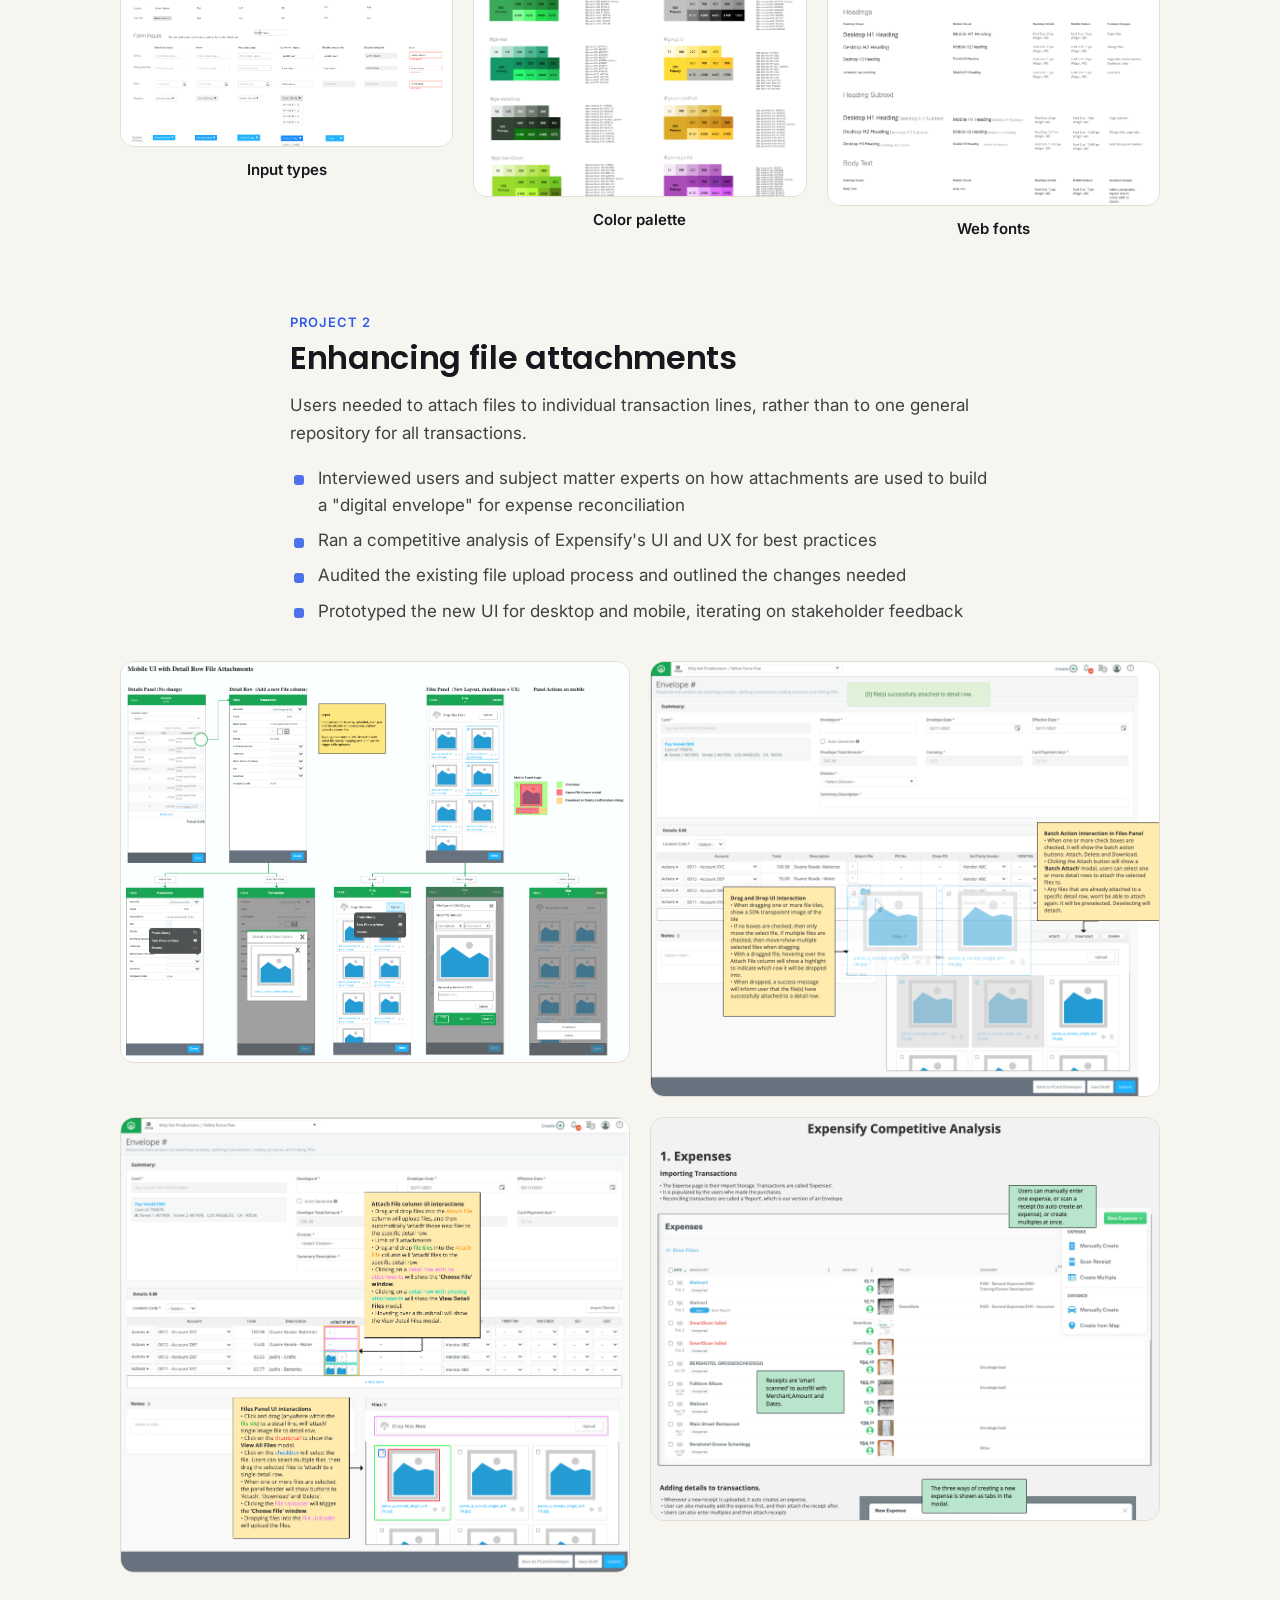
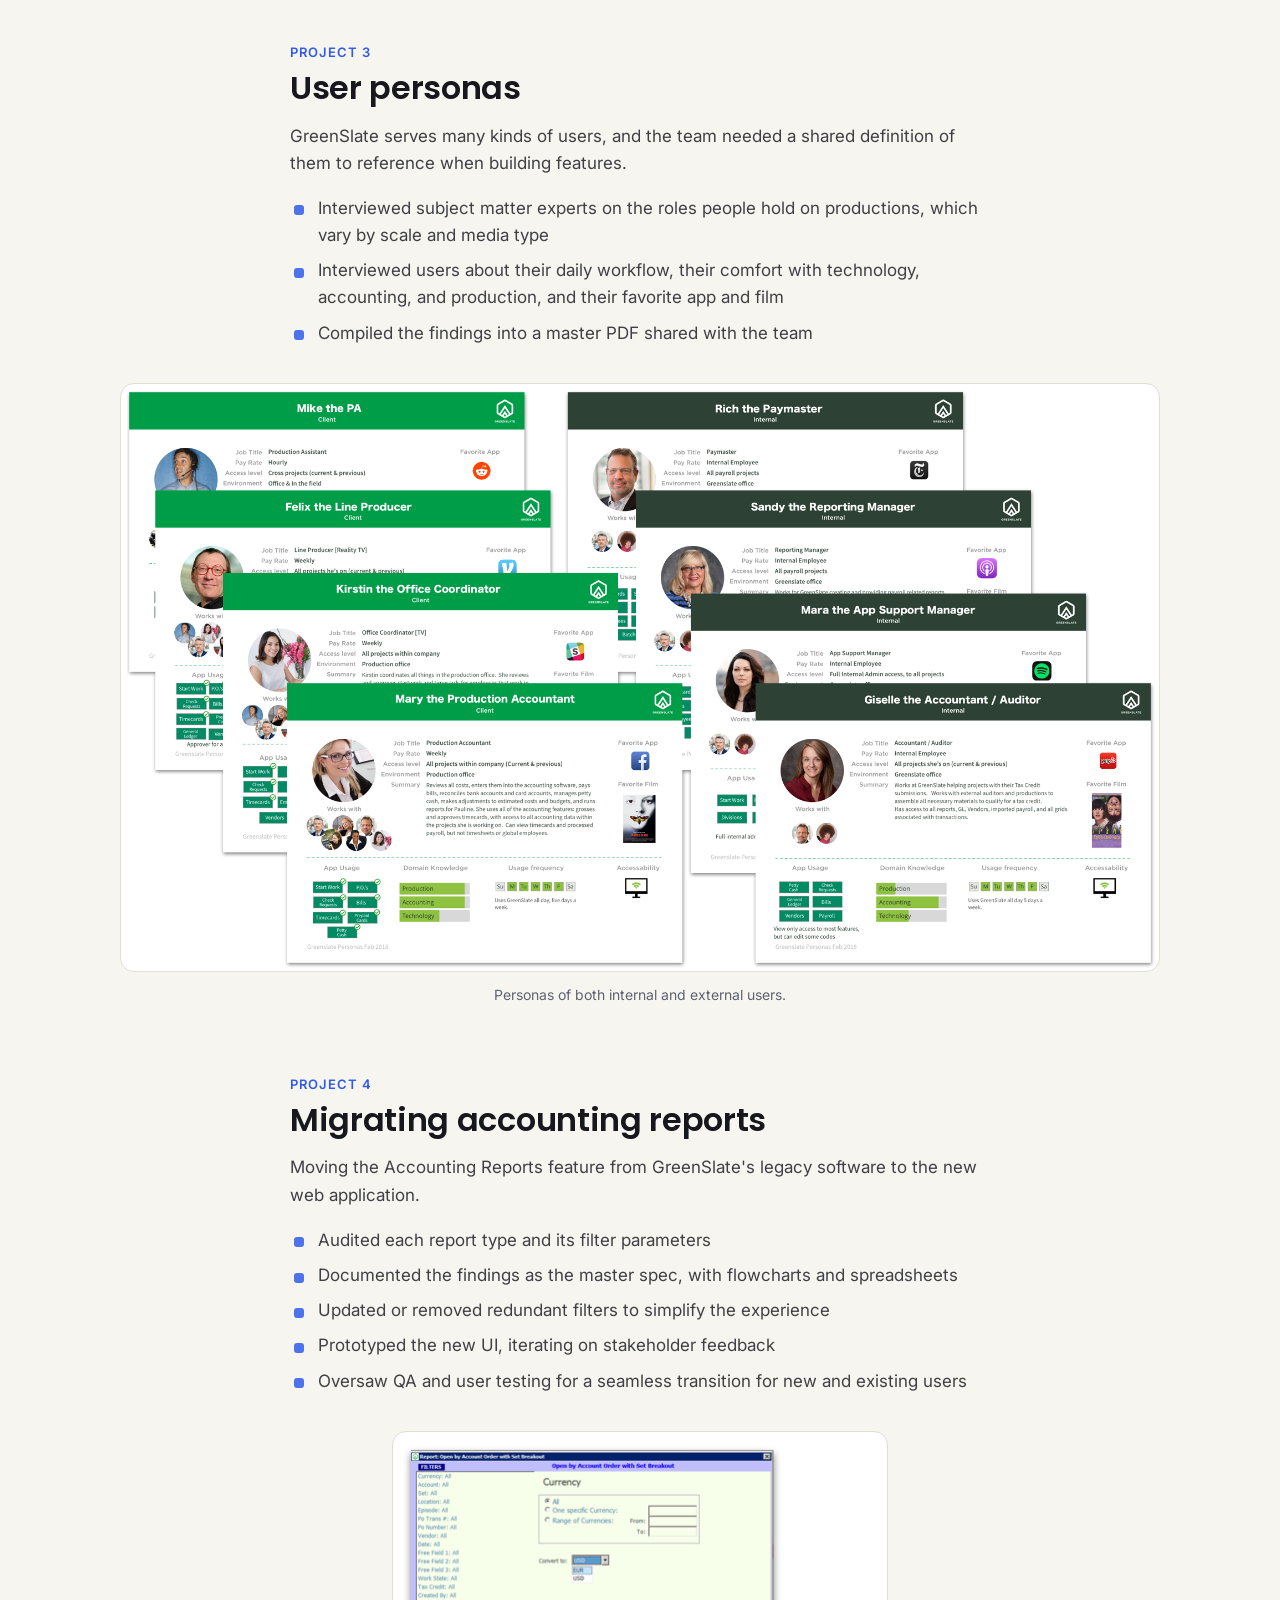
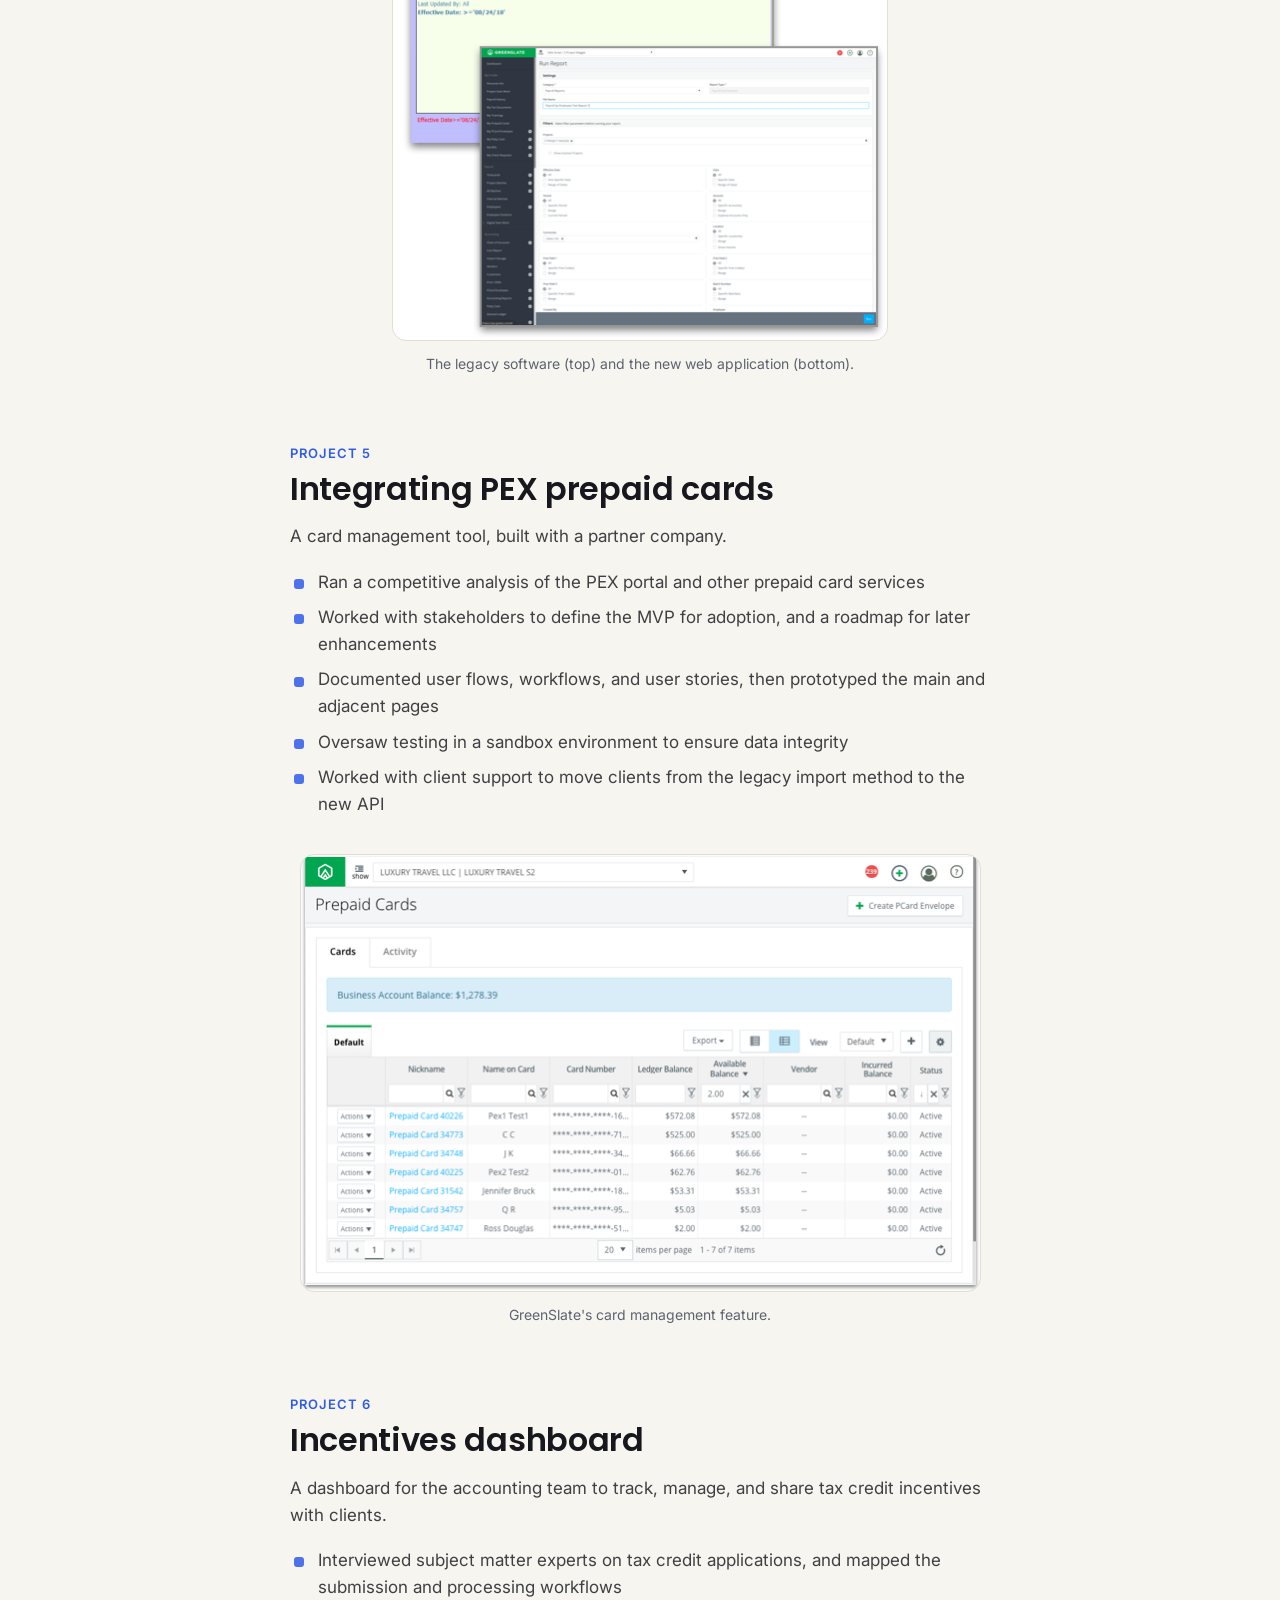
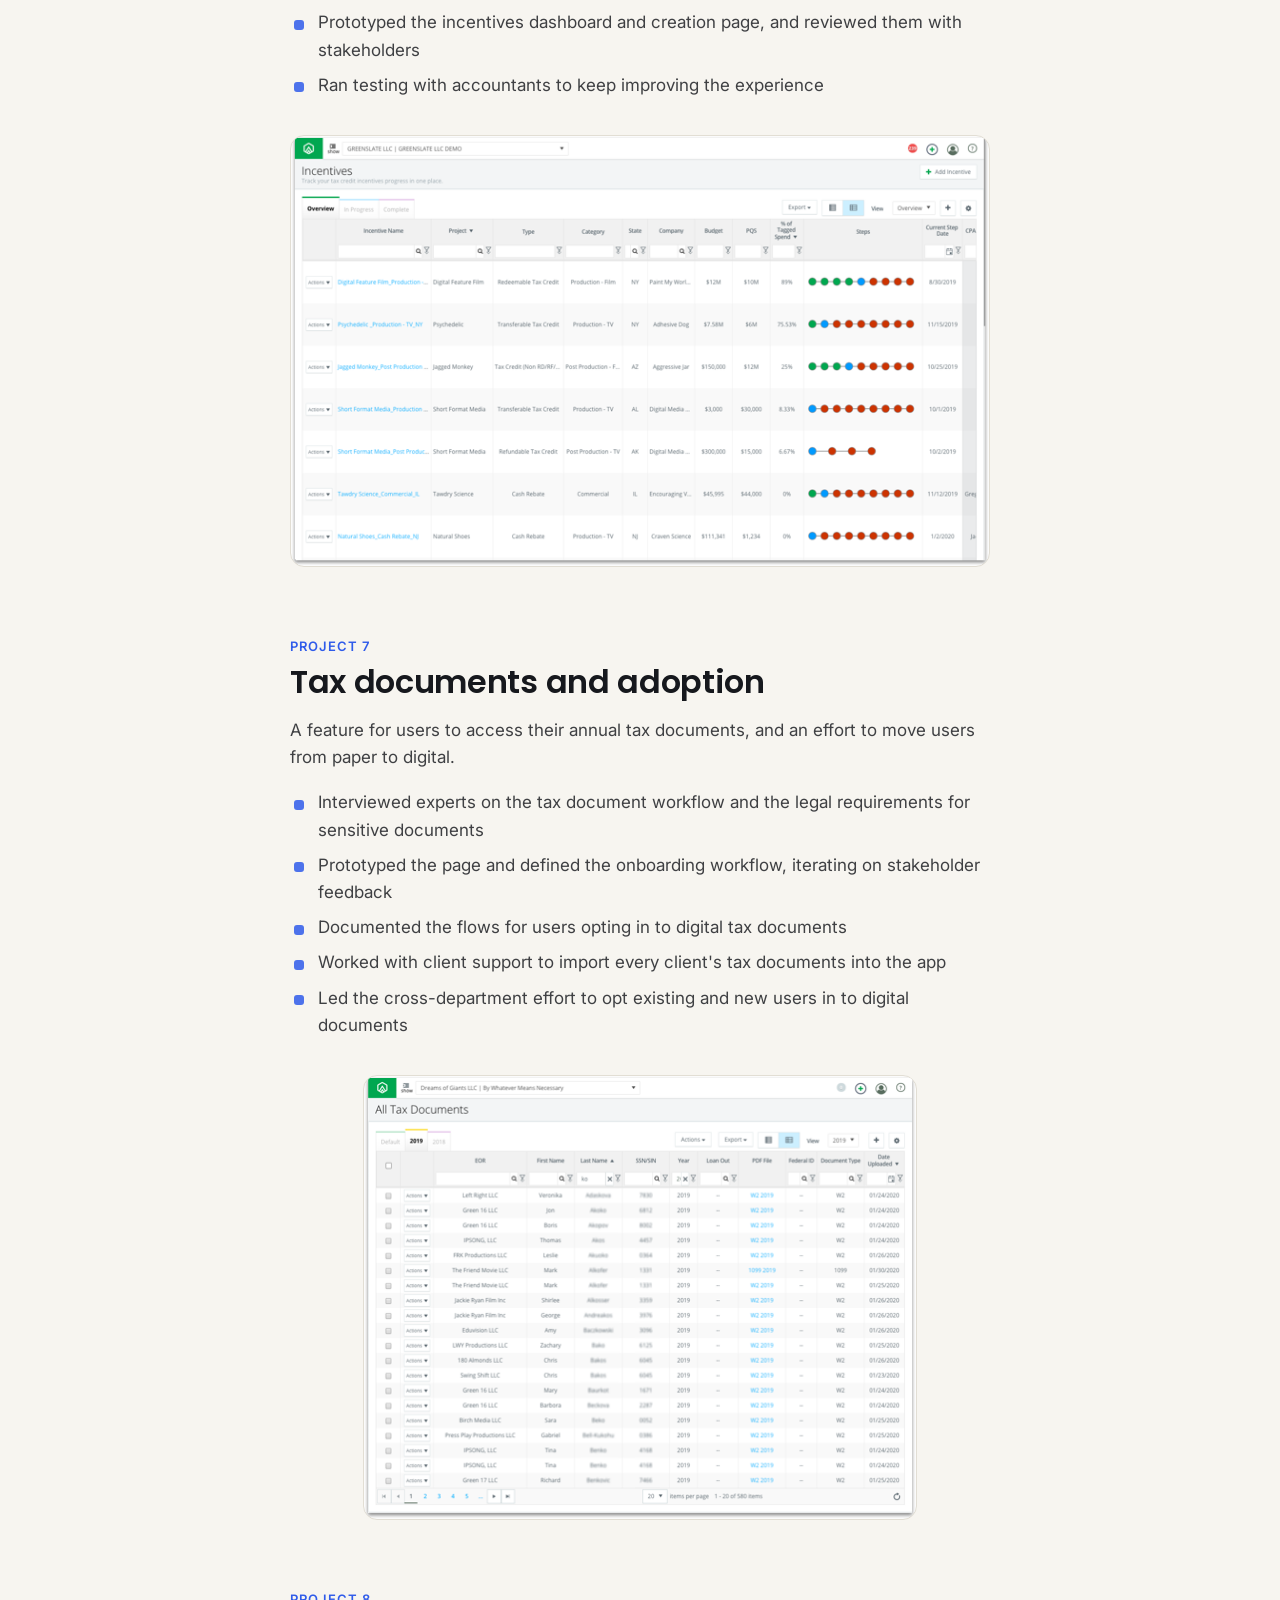
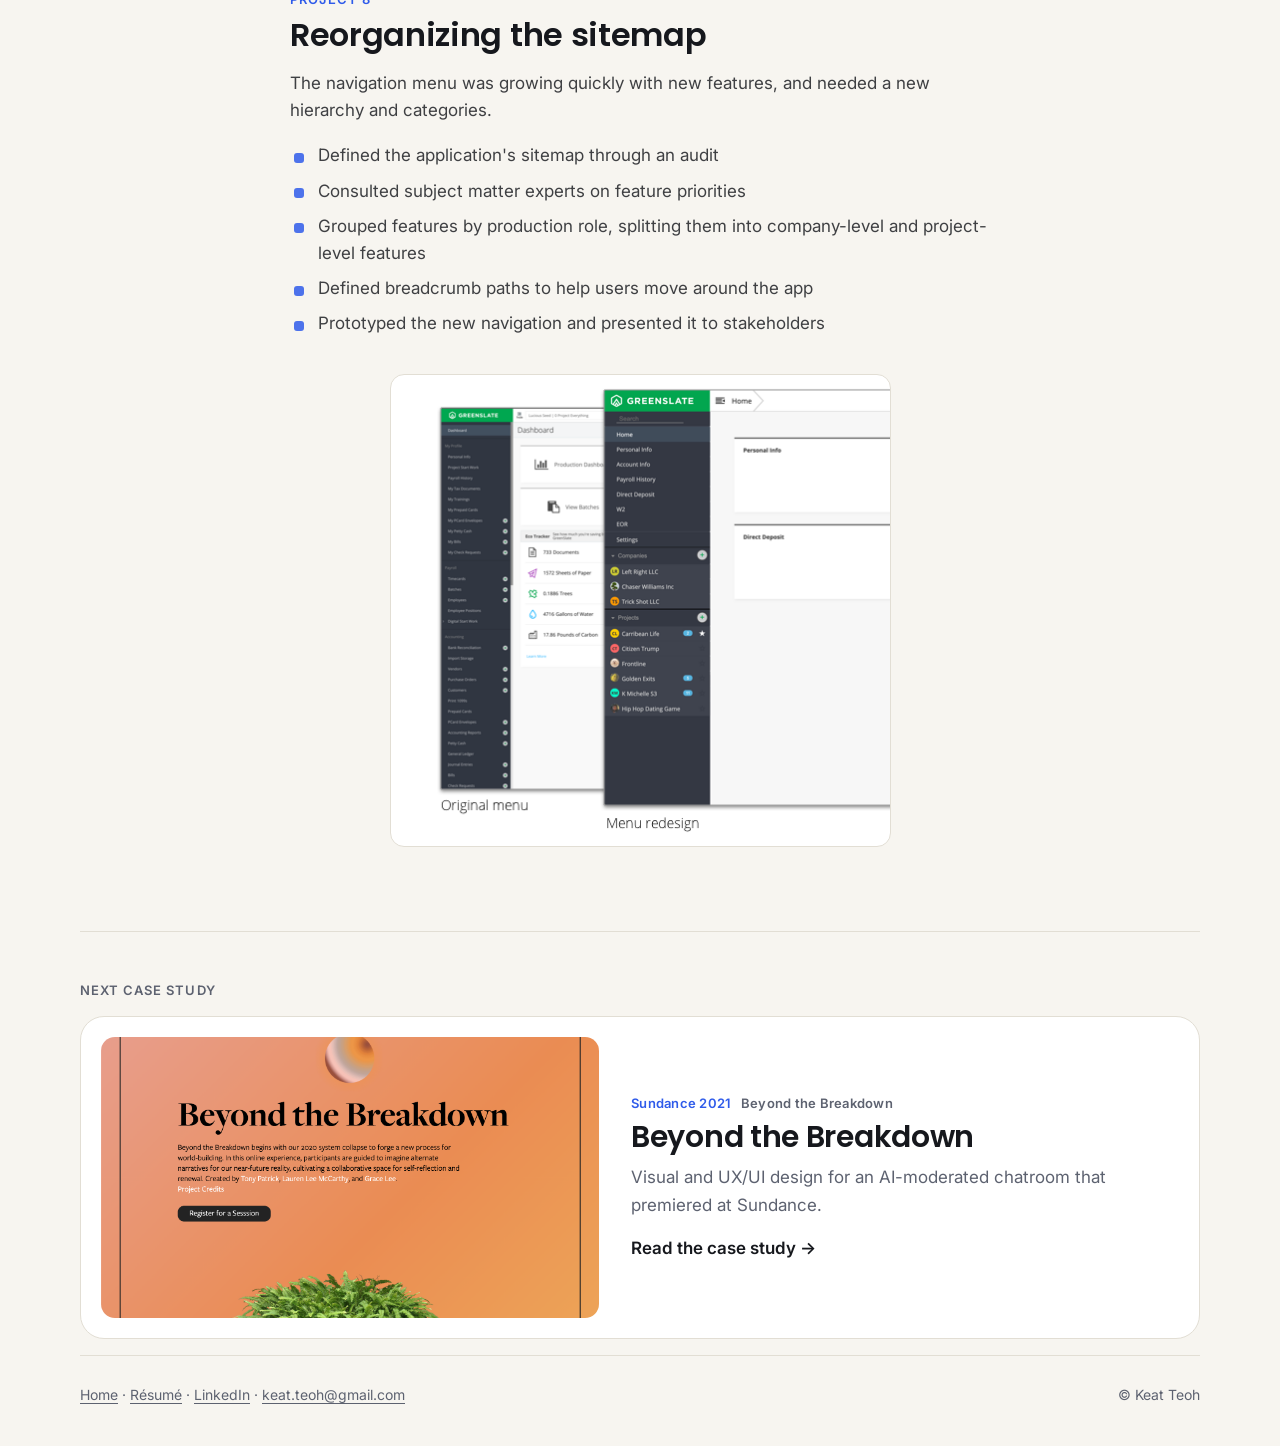
<file: work/greenslate/index.html>
<!doctype html>
<html lang="en">
<head>
  <meta charset="utf-8" />
  <meta name="viewport" content="width=device-width, initial-scale=1" />
  <title>GreenSlate: product design and systems · Keat Teoh</title>
  <meta name="description" content="A cross-team design system, file attachments, personas, report migration, and more for GreenSlate's production accounting platform." />
  <meta property="og:image" content="/assets/img/greenslate.webp" />
  <meta name="theme-color" content="#f7f5f0" />
  <link rel="preconnect" href="https://fonts.googleapis.com" />
  <link rel="preconnect" href="https://fonts.gstatic.com" crossorigin />
  <link href="https://fonts.googleapis.com/css2?family=Poppins:wght@500;600;700&family=Inter:wght@400;500;600&display=swap" rel="stylesheet" />
  <link rel="stylesheet" href="/styles.css" />
</head>
<body>
  <a class="skip" href="#main">Skip to content</a>
  <header class="topbar">
    <div class="wrap topbar-inner">
      <a class="logo" href="/">Keat Teoh</a>
      <nav class="quick" aria-label="Résumé and profiles">
        <a class="btn btn-ghost" href="https://www.linkedin.com/in/keato/" target="_blank" rel="noopener">
          <svg aria-hidden="true" viewBox="0 0 24 24" width="16" height="16"><path fill="currentColor" d="M4.98 3.5a2.5 2.5 0 1 1 0 5 2.5 2.5 0 0 1 0-5zM3 9.75h4v11H3zM9.5 9.75h3.8v1.5h.06c.53-1 1.83-2.06 3.77-2.06 4.03 0 4.77 2.65 4.77 6.1v5.46h-4v-4.84c0-1.16-.02-2.64-1.61-2.64-1.61 0-1.86 1.26-1.86 2.56v4.92h-4z"/></svg>
          <span>LinkedIn</span>
        <span class="sr-only"> (opens in new tab)</span></a>
        <a class="btn btn-solid" href="/assets/Keat-Teoh-Resume.pdf" target="_blank" rel="noopener">
          <svg aria-hidden="true" viewBox="0 0 24 24" width="16" height="16"><path fill="none" stroke="currentColor" stroke-width="2" stroke-linecap="round" stroke-linejoin="round" d="M12 4v11m0 0-4.5-4.5M12 15l4.5-4.5M5 20h14"/></svg>
          <span>Résumé</span>
        <span class="sr-only"> (opens in new tab)</span></a>
      </nav>
    </div>
  </header>

  <main id="main">
    <header class="cs-hero wrap">
      <a class="back" href="/#work"><span aria-hidden="true">←</span> All case studies</a>
      <p class="meta"><span>More work</span> GreenSlate · Product Designer · 2017–2021</p>
      <h1>GreenSlate: product design and systems</h1>
      <p class="lede"><a href="https://gslate.com/" target="_blank" rel="noopener">GreenSlate<span class="sr-only"> (opens in new tab)</span></a> is an enterprise resource planning platform built for media production, with tools for accounting, payroll, approval flows, team management, and business intelligence. I worked on many projects there, as both product designer and feature owner.</p>
      <dl class="snapshot">
        <div><dt>Role</dt><dd>Product designer and feature owner (promoted from junior designer)</dd></div>
        <div><dt>Location</dt><dd>New York, NY</dd></div>
        <div><dt>Timeline</dt><dd>August 2017 – November 2021</dd></div>
        <div><dt>Owned</dt><dd>Accounting Reports Migration, PEX Integration, Tax Documents, Incentives Dashboard, Design System</dd></div>
      </dl>
      <figure class="cs-cover"><img src="/assets/img/greenslate.webp" alt="GreenSlate's Purchase Orders page on a laptop on a film lot, with Purchase Order actions and a Rush approve toggle" width="1200" height="600" /></figure>
      <ul class="toc" aria-label="Projects on this page">
        <li><a href="#design-system">Design system</a></li>
        <li><a href="#attachments">File attachments</a></li>
        <li><a href="#personas">User personas</a></li>
        <li><a href="#reports">Accounting reports</a></li>
        <li><a href="#pex">PEX prepaid cards</a></li>
        <li><a href="#incentives">Incentives dashboard</a></li>
        <li><a href="#tax">Tax documents</a></li>
        <li><a href="#sitemap">Sitemap</a></li>
      </ul>
    </header>

    <article class="cs-body wrap">
      <section id="design-system">
        <h2><span class="num">Project 1</span>A cross-team design system</h2>
        <p>As the web app added features, its library of components and design conventions grew with it. The application had accumulated design and technical debt, and the best way to tackle it was a cross-team design system.</p>
        <ul class="steps">
          <li>Designed a framework for the system, so it could inform every team</li>
          <li>Ran an application-wide UI audit to capture every existing component, spot inconsistencies, and normalize UI conventions</li>
          <li>Built the system with development (codebase), marketing (brand guidelines) and design, so it works for everyone</li>
        </ul>
        <div class="fig-grid wide">
          <figure class="fig"><img src="/assets/img/greenslate/02.webp" alt="The parts of the design system" width="511" height="451" loading="lazy" /><figcaption><strong>System framework</strong></figcaption></figure>
          <figure class="fig"><img src="/assets/img/greenslate/07.webp" alt="Notes on understanding the codebase" width="593" height="461" loading="lazy" /><figcaption><strong>Understanding the codebase</strong></figcaption></figure>
        </div>
        <figure class="fig wide"><img src="/assets/img/greenslate/03.webp" alt="Visual audit of UI components across the app" width="1766" height="1115" loading="lazy" /><figcaption><strong>Visual audit</strong></figcaption></figure>
        <div class="fig-grid three wide">
          <figure class="fig"><img src="/assets/img/greenslate/04.webp" alt="Input type specifications" width="1774" height="1102" loading="lazy" /><figcaption><strong>Input types</strong></figcaption></figure>
          <figure class="fig"><img src="/assets/img/greenslate/05.webp" alt="Color palette" width="1442" height="1111" loading="lazy" /><figcaption><strong>Color palette</strong></figcaption></figure>
          <figure class="fig"><img src="/assets/img/greenslate/06.webp" alt="Web font specifications" width="1385" height="1106" loading="lazy" /><figcaption><strong>Web fonts</strong></figcaption></figure>
        </div>
      </section>

      <section id="attachments">
        <h2><span class="num">Project 2</span>Enhancing file attachments</h2>
        <p>Users needed to attach files to individual transaction lines, rather than to one general repository for all transactions.</p>
        <ul class="steps">
          <li>Interviewed users and subject matter experts on how attachments are used to build a "digital envelope" for expense reconciliation</li>
          <li>Ran a competitive analysis of Expensify's UI and UX for best practices</li>
          <li>Audited the existing file upload process and outlined the changes needed</li>
          <li>Prototyped the new UI for desktop and mobile, iterating on stakeholder feedback</li>
        </ul>
        <div class="fig-grid wide">
          <figure class="fig"><img src="/assets/img/greenslate/08.webp" alt="File attachment design, screen 1" width="1229" height="968" loading="lazy" /></figure>
          <figure class="fig"><img src="/assets/img/greenslate/09.webp" alt="File attachment design, screen 2" width="1090" height="932" loading="lazy" /></figure>
          <figure class="fig"><img src="/assets/img/greenslate/10.webp" alt="File attachment design, screen 3" width="1047" height="935" loading="lazy" /></figure>
          <figure class="fig"><img src="/assets/img/greenslate/11.webp" alt="File attachment design, screen 4" width="1108" height="876" loading="lazy" /></figure>
        </div>
      </section>

      <section id="personas">
        <h2><span class="num">Project 3</span>User personas</h2>
        <p>GreenSlate serves many kinds of users, and the team needed a shared definition of them to reference when building features.</p>
        <ul class="steps">
          <li>Interviewed subject matter experts on the roles people hold on productions, which vary by scale and media type</li>
          <li>Interviewed users about their daily workflow, their comfort with technology, accounting, and production, and their favorite app and film</li>
          <li>Compiled the findings into a master PDF shared with the team</li>
        </ul>
        <figure class="fig wide"><img src="/assets/img/greenslate/12.webp" alt="Persona sheets for internal and external users" width="1873" height="1059" loading="lazy" /><figcaption>Personas of both internal and external users.</figcaption></figure>
      </section>

      <section id="reports">
        <h2><span class="num">Project 4</span>Migrating accounting reports</h2>
        <p>Moving the Accounting Reports feature from GreenSlate's legacy software to the new web application.</p>
        <ul class="steps">
          <li>Audited each report type and its filter parameters</li>
          <li>Documented the findings as the master spec, with flowcharts and spreadsheets</li>
          <li>Updated or removed redundant filters to simplify the experience</li>
          <li>Prototyped the new UI, iterating on stakeholder feedback</li>
          <li>Oversaw QA and user testing for a seamless transition for new and existing users</li>
        </ul>
        <figure class="fig"><img src="/assets/img/greenslate/13.webp" alt="Legacy accounting report UI above the new web app version" width="496" height="510" loading="lazy" /><figcaption>The legacy software (top) and the new web application (bottom).</figcaption></figure>
      </section>

      <section id="pex">
        <h2><span class="num">Project 5</span>Integrating PEX prepaid cards</h2>
        <p>A card management tool, built with a partner company.</p>
        <ul class="steps">
          <li>Ran a competitive analysis of the PEX portal and other prepaid card services</li>
          <li>Worked with stakeholders to define the MVP for adoption, and a roadmap for later enhancements</li>
          <li>Documented user flows, workflows, and user stories, then prototyped the main and adjacent pages</li>
          <li>Oversaw testing in a sandbox environment to ensure data integrity</li>
          <li>Worked with client support to move clients from the legacy import method to the new API</li>
        </ul>
        <figure class="fig"><img src="/assets/img/greenslate/14.webp" alt="GreenSlate's card management feature" width="681" height="437" loading="lazy" /><figcaption>GreenSlate's card management feature.</figcaption></figure>
      </section>

      <section id="incentives">
        <h2><span class="num">Project 6</span>Incentives dashboard</h2>
        <p>A dashboard for the accounting team to track, manage, and share tax credit incentives with clients.</p>
        <ul class="steps">
          <li>Interviewed subject matter experts on tax credit applications, and mapped the submission and processing workflows</li>
          <li>Prototyped the incentives dashboard and creation page, and reviewed them with stakeholders</li>
          <li>Ran testing with accountants to keep improving the experience</li>
        </ul>
        <figure class="fig"><img src="/assets/img/greenslate/15.webp" alt="Tax incentives dashboard" width="733" height="452" loading="lazy" /></figure>
      </section>

      <section id="tax">
        <h2><span class="num">Project 7</span>Tax documents and adoption</h2>
        <p>A feature for users to access their annual tax documents, and an effort to move users from paper to digital.</p>
        <ul class="steps">
          <li>Interviewed experts on the tax document workflow and the legal requirements for sensitive documents</li>
          <li>Prototyped the page and defined the onboarding workflow, iterating on stakeholder feedback</li>
          <li>Documented the flows for users opting in to digital tax documents</li>
          <li>Worked with client support to import every client's tax documents into the app</li>
          <li>Led the cross-department effort to opt existing and new users in to digital documents</li>
        </ul>
        <figure class="fig"><img src="/assets/img/greenslate/16.webp" alt="Tax documents page" width="554" height="445" loading="lazy" /></figure>
      </section>

      <section id="sitemap">
        <h2><span class="num">Project 8</span>Reorganizing the sitemap</h2>
        <p>The navigation menu was growing quickly with new features, and needed a new hierarchy and categories.</p>
        <ul class="steps">
          <li>Defined the application's sitemap through an audit</li>
          <li>Consulted subject matter experts on feature priorities</li>
          <li>Grouped features by production role, splitting them into company-level and project-level features</li>
          <li>Defined breadcrumb paths to help users move around the app</li>
          <li>Prototyped the new navigation and presented it to stakeholders</li>
        </ul>
        <figure class="fig"><img src="/assets/img/greenslate/17.webp" alt="The reorganized left navigation" width="501" height="473" loading="lazy" /></figure>
      </section>
    </article>

    <nav class="next wrap" aria-label="Next case study">
      <p class="next-label">Next case study</p>
      <a class="next-card" href="/work/beyond-the-breakdown/">
        <img src="/assets/img/beyond-the-breakdown/01.webp" alt="" width="1628" height="1127" loading="lazy" />
        <div>
          <p class="meta"><span>Sundance 2021</span> Beyond the Breakdown</p>
          <h2>Beyond the Breakdown</h2>
          <p>Visual and UX/UI design for an AI-moderated chatroom that premiered at Sundance.</p>
          <span class="more">Read the case study <span aria-hidden="true">→</span></span>
        </div>
      </a>
    </nav>
  </main>

  <footer class="footer wrap">
    <p><a href="/">Home</a> · <a href="/assets/Keat-Teoh-Resume.pdf" target="_blank" rel="noopener">Résumé<span class="sr-only"> (opens in new tab)</span></a> · <a href="https://www.linkedin.com/in/keato/" target="_blank" rel="noopener">LinkedIn<span class="sr-only"> (opens in new tab)</span></a> · <a href="mailto:keat.teoh@gmail.com">keat.teoh@gmail.com</a></p>
    <p>© Keat Teoh</p>
  </footer>
  <script src="/case.js" defer></script>
</body>
</html>
</file>
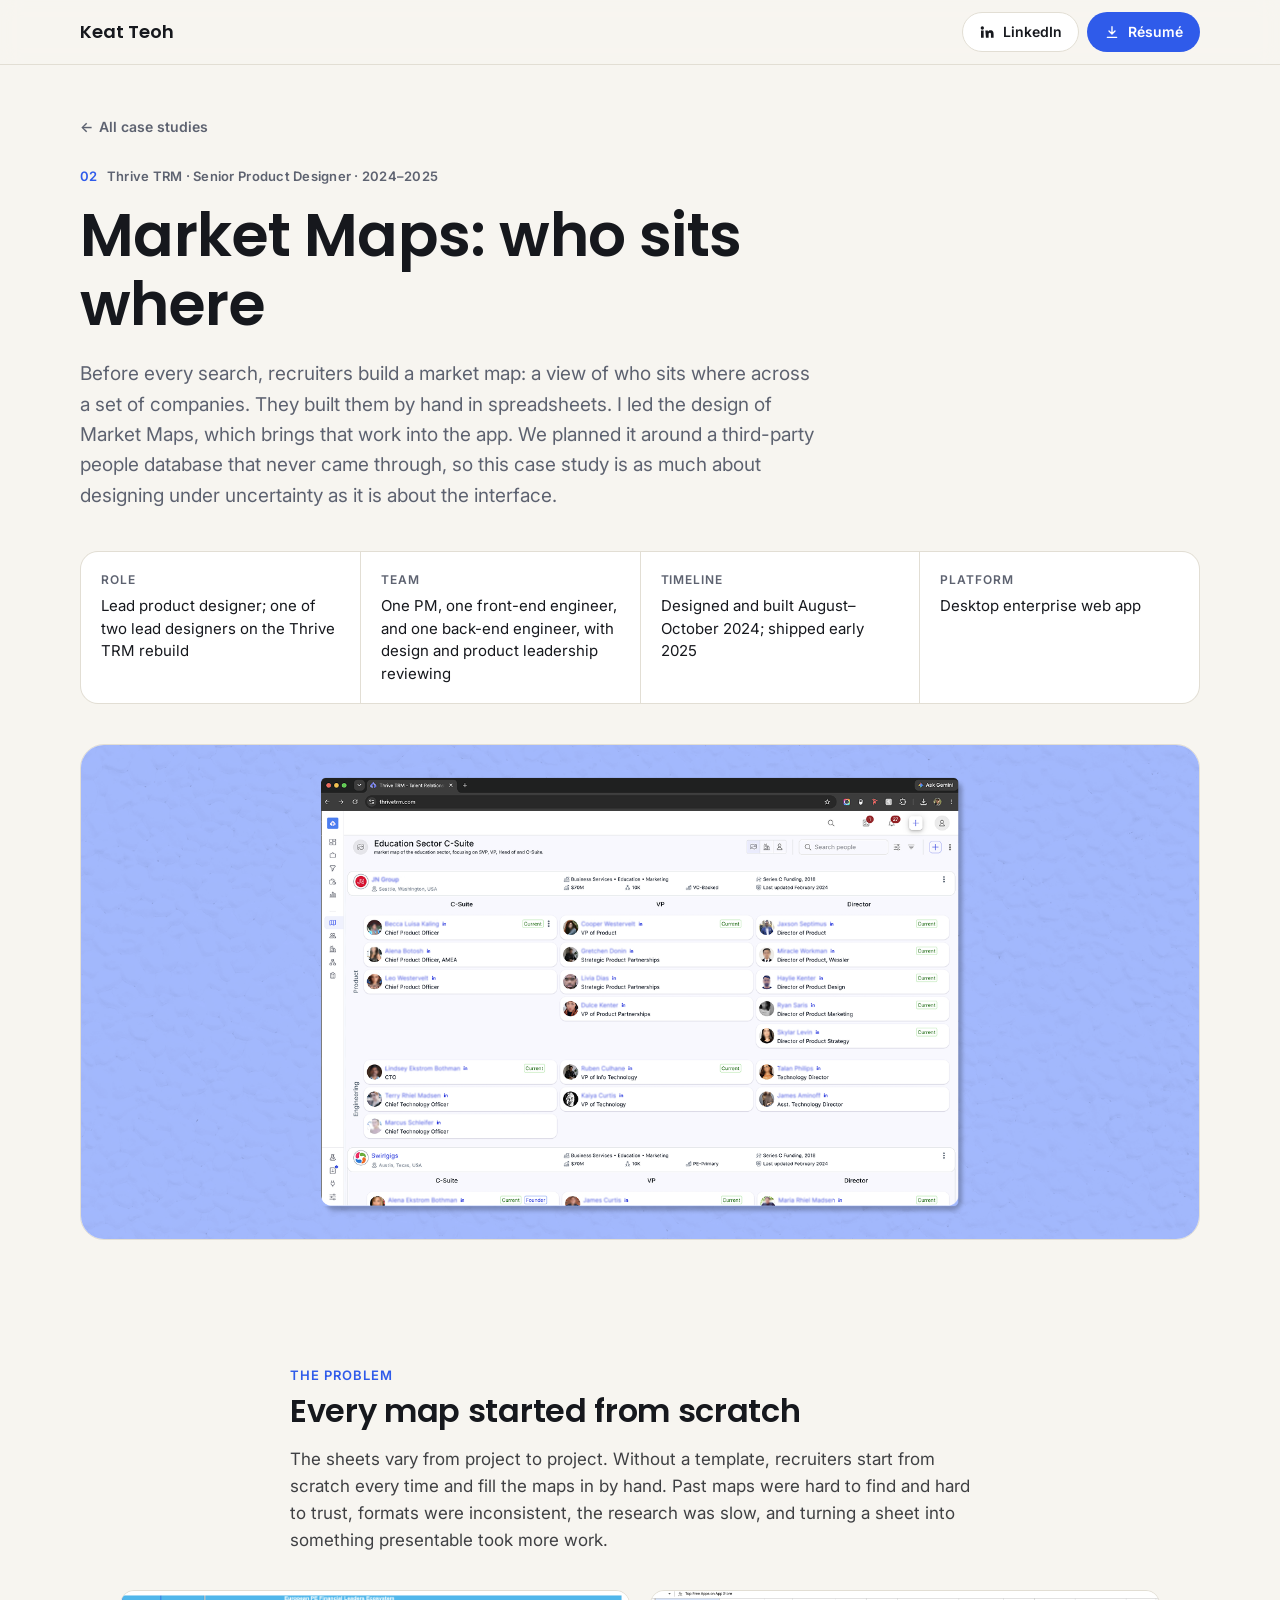
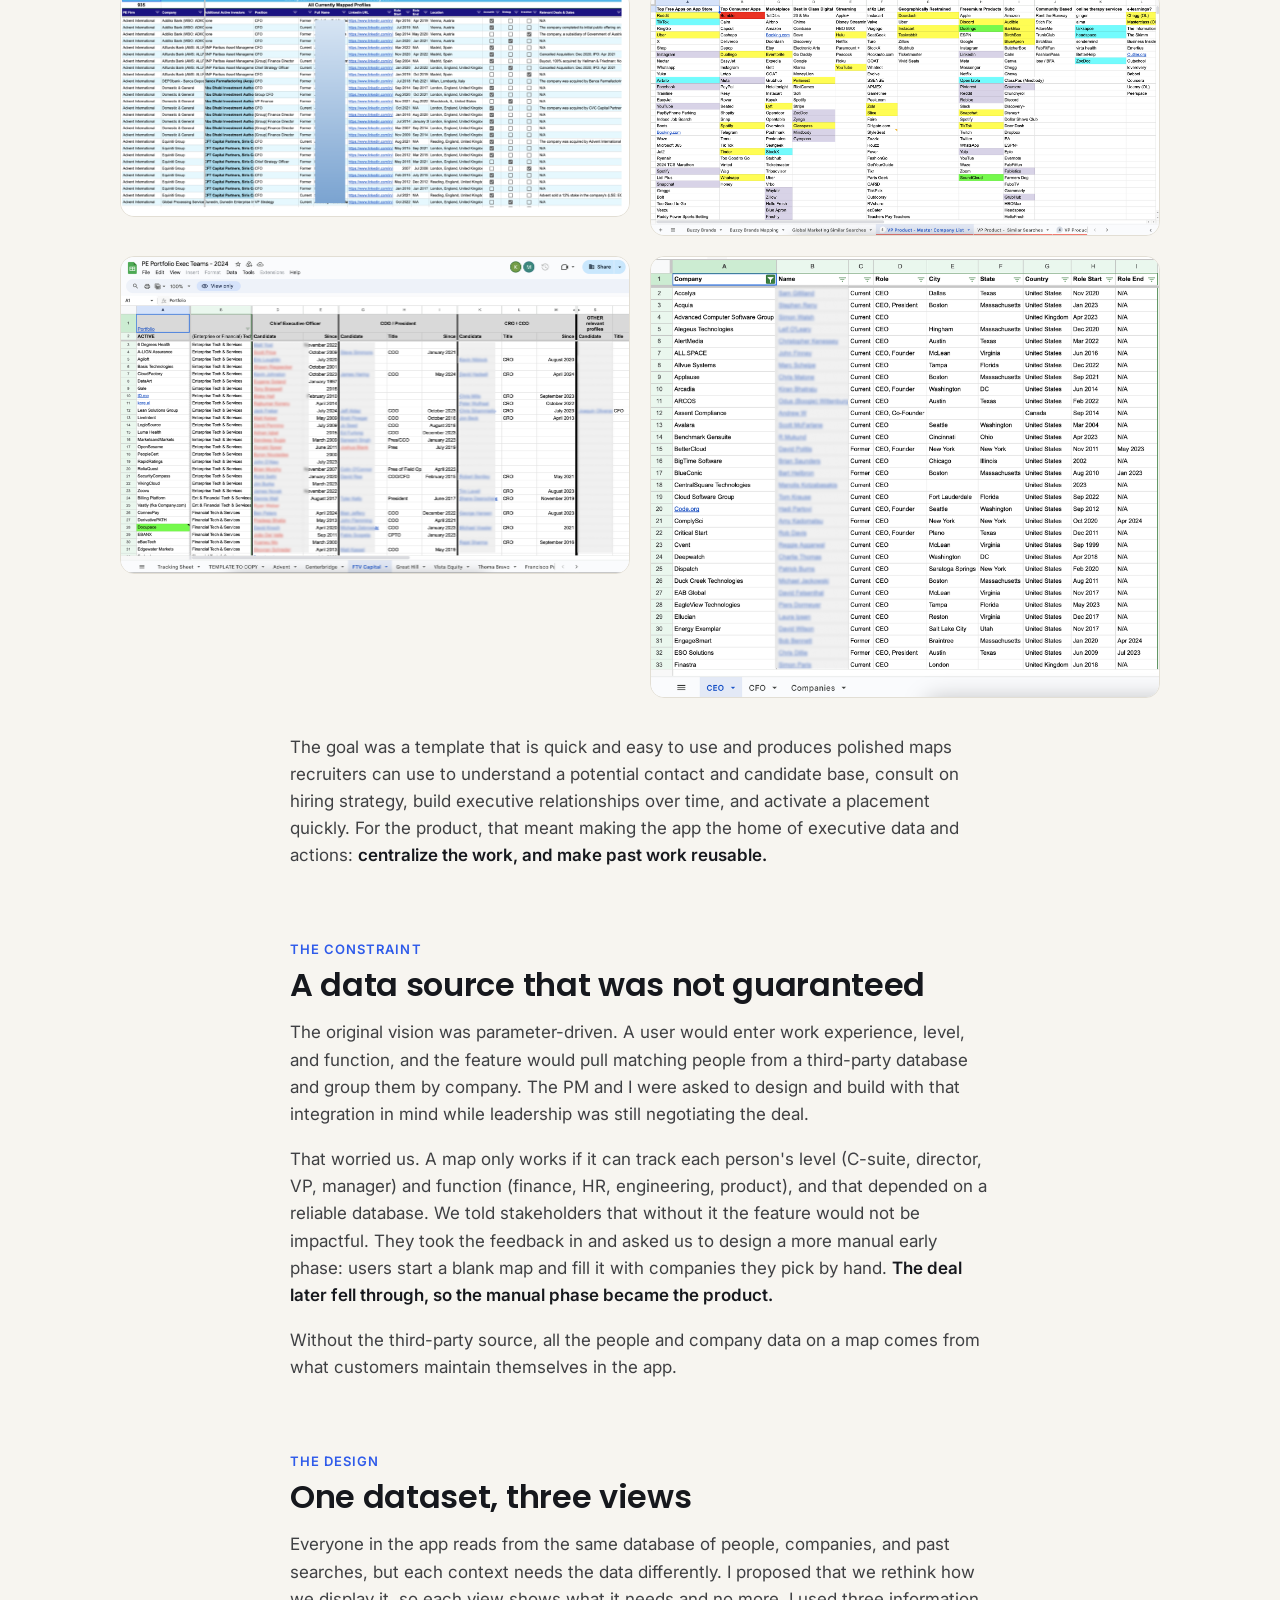
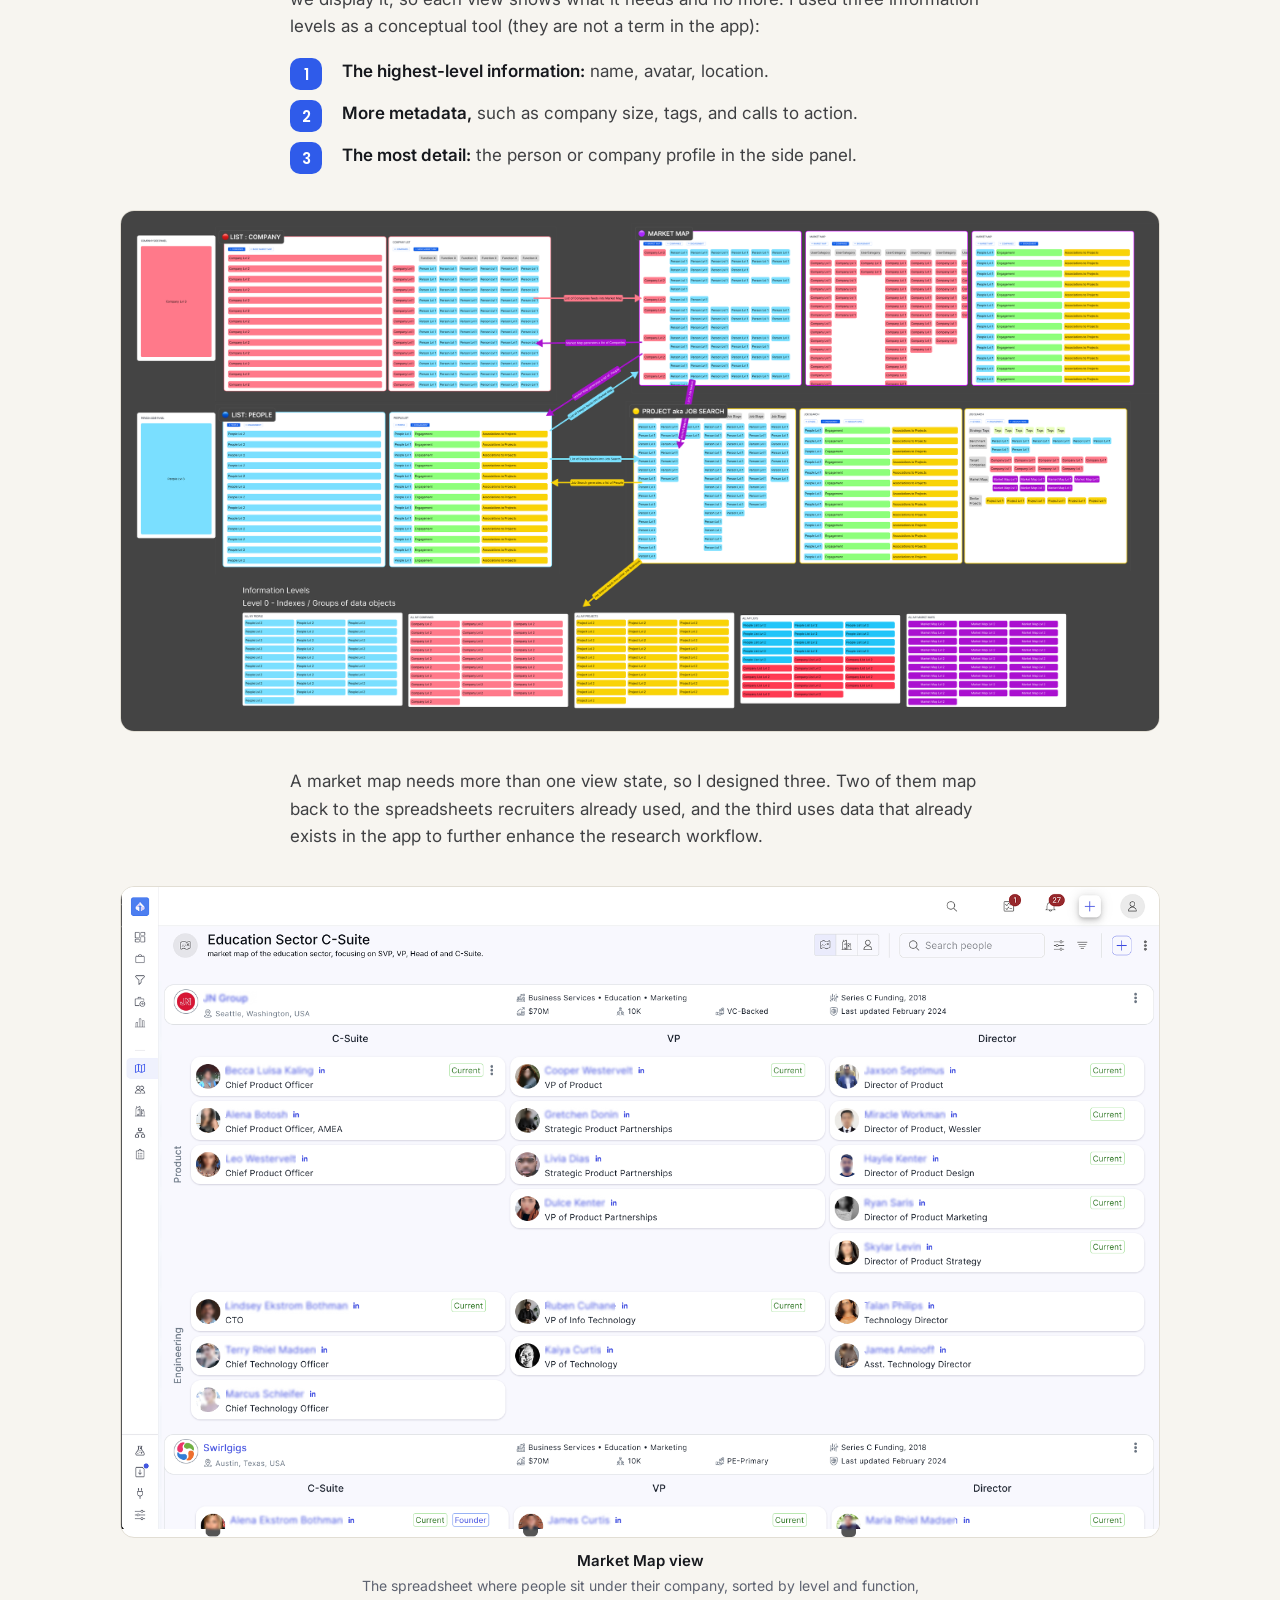
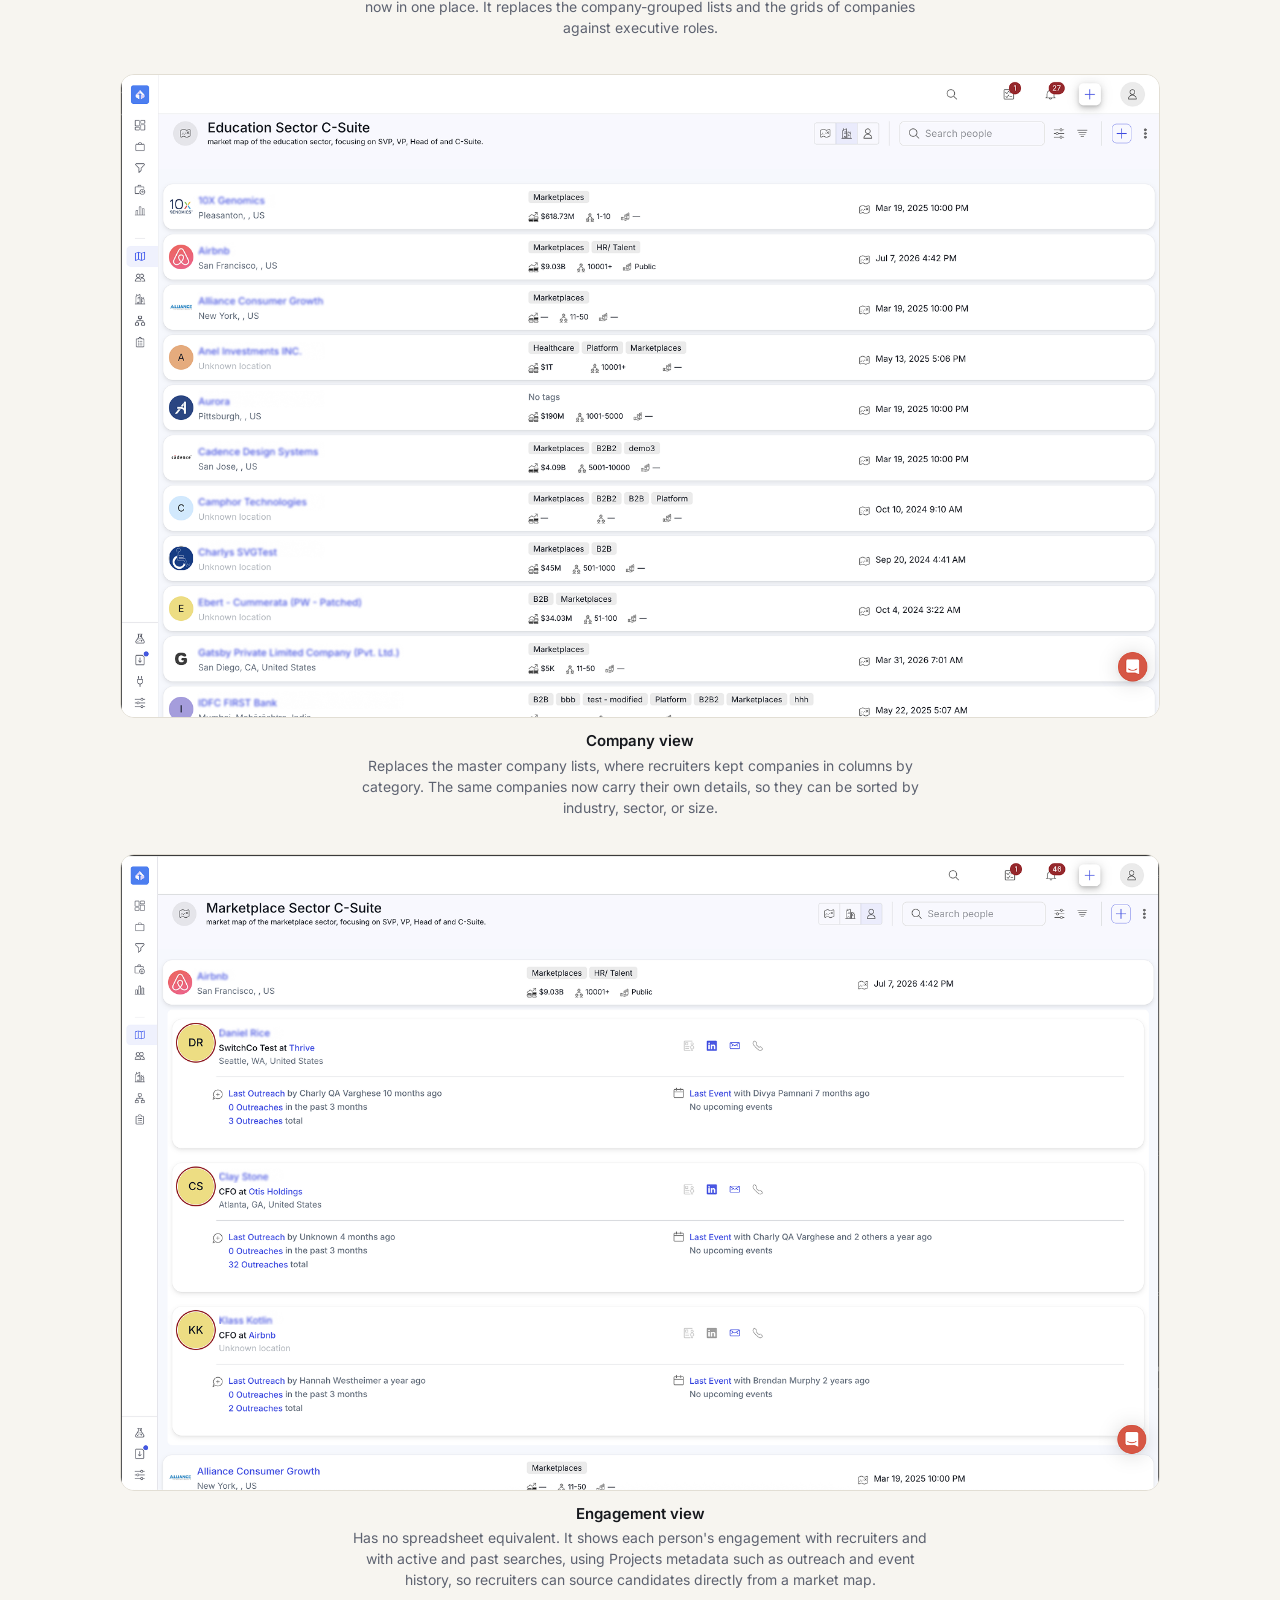
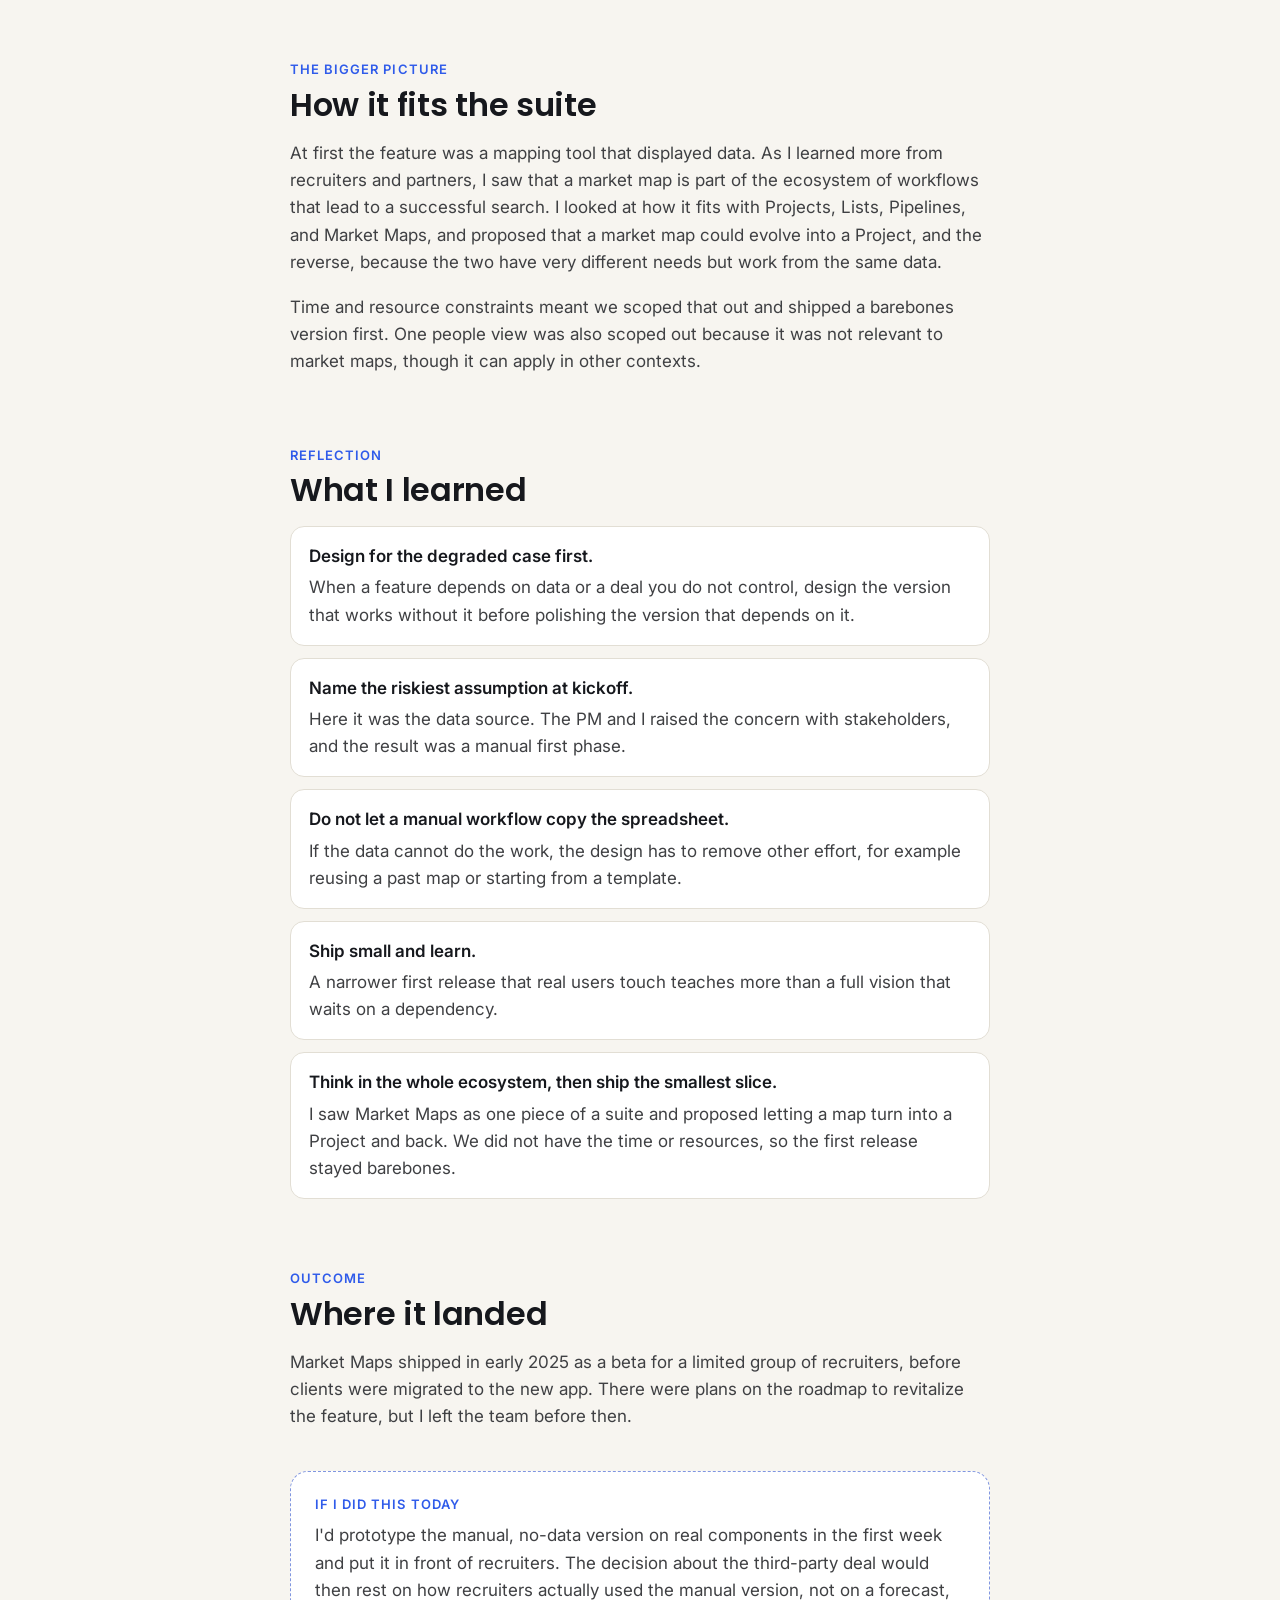
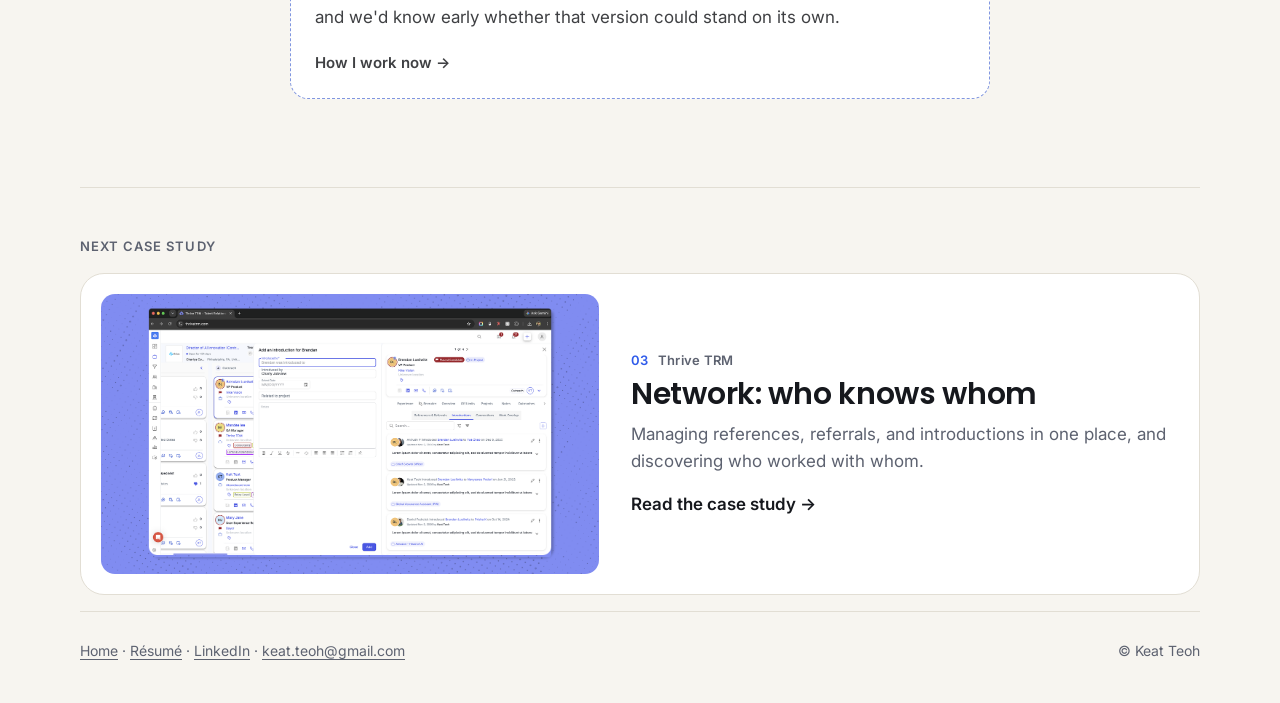
<file: work/market-maps/index.html>
<!doctype html>
<html lang="en">
<head>
  <meta charset="utf-8" />
  <meta name="viewport" content="width=device-width, initial-scale=1" />
  <title>Market Maps: who sits where · Keat Teoh</title>
  <meta name="description" content="Bringing recruiters' hand-built market maps into Thrive TRM, and designing under uncertainty when a key data source never arrived." />
  <meta property="og:image" content="/assets/img/market-maps/splash.png" />
  <meta name="theme-color" content="#f7f5f0" />
  <link rel="preconnect" href="https://fonts.googleapis.com" />
  <link rel="preconnect" href="https://fonts.gstatic.com" crossorigin />
  <link href="https://fonts.googleapis.com/css2?family=Poppins:wght@500;600;700&family=Inter:wght@400;500;600&display=swap" rel="stylesheet" />
  <link rel="stylesheet" href="/styles.css" />
</head>
<body>
  <a class="skip" href="#main">Skip to content</a>
  <header class="topbar">
    <div class="wrap topbar-inner">
      <a class="logo" href="/">Keat Teoh</a>
      <nav class="quick" aria-label="Résumé and profiles">
        <a class="btn btn-ghost" href="https://www.linkedin.com/in/keato/" target="_blank" rel="noopener">
          <svg aria-hidden="true" viewBox="0 0 24 24" width="16" height="16"><path fill="currentColor" d="M4.98 3.5a2.5 2.5 0 1 1 0 5 2.5 2.5 0 0 1 0-5zM3 9.75h4v11H3zM9.5 9.75h3.8v1.5h.06c.53-1 1.83-2.06 3.77-2.06 4.03 0 4.77 2.65 4.77 6.1v5.46h-4v-4.84c0-1.16-.02-2.64-1.61-2.64-1.61 0-1.86 1.26-1.86 2.56v4.92h-4z"/></svg>
          <span>LinkedIn</span>
        <span class="sr-only"> (opens in new tab)</span></a>
        <a class="btn btn-solid" href="/assets/Keat-Teoh-Resume.pdf" target="_blank" rel="noopener">
          <svg aria-hidden="true" viewBox="0 0 24 24" width="16" height="16"><path fill="none" stroke="currentColor" stroke-width="2" stroke-linecap="round" stroke-linejoin="round" d="M12 4v11m0 0-4.5-4.5M12 15l4.5-4.5M5 20h14"/></svg>
          <span>Résumé</span>
        <span class="sr-only"> (opens in new tab)</span></a>
      </nav>
    </div>
  </header>

  <main id="main">
    <header class="cs-hero wrap">
      <a class="back" href="/#work"><span aria-hidden="true">←</span> All case studies</a>
      <p class="meta"><span>02</span> Thrive TRM · Senior Product Designer · 2024–2025</p>
      <h1>Market Maps: who sits where</h1>
      <p class="lede">Before every search, recruiters build a market map: a view of who sits where across a set of companies. They built them by hand in spreadsheets. I led the design of Market Maps, which brings that work into the app. We planned it around a third-party people database that never came through, so this case study is as much about designing under uncertainty as it is about the interface.</p>
      <dl class="snapshot">
        <div><dt>Role</dt><dd>Lead product designer; one of two lead designers on the Thrive TRM rebuild</dd></div>
        <div><dt>Team</dt><dd>One PM, one front-end engineer, and one back-end engineer, with design and product leadership reviewing</dd></div>
        <div><dt>Timeline</dt><dd>Designed and built August–October 2024; shipped early 2025</dd></div>
        <div><dt>Platform</dt><dd>Desktop enterprise web app</dd></div>
      </dl>
      <figure class="cs-cover"><img src="/assets/img/market-maps/splash.png" alt="Market Maps in the Thrive TRM app" width="1742" height="769" /></figure>
    </header>

    <article class="cs-body wrap">
      <section>
        <h2><span class="num">The problem</span>Every map started from scratch</h2>
        <p>The sheets vary from project to project. Without a template, recruiters start from scratch every time and fill the maps in by hand. Past maps were hard to find and hard to trust, formats were inconsistent, the research was slow, and turning a sheet into something presentable took more work.</p>
        <div class="fig-grid wide">
          <figure class="fig"><img src="/assets/img/market-maps/02.webp" alt="Example of a recruiter's hand-built market map spreadsheet" width="2500" height="1107" loading="lazy" /></figure>
          <figure class="fig"><img src="/assets/img/market-maps/03.webp" alt="Another market map spreadsheet format" width="2012" height="967" loading="lazy" /></figure>
          <figure class="fig"><img src="/assets/img/market-maps/04.webp" alt="Market map grid of companies against executive roles" width="2033" height="1263" loading="lazy" /></figure>
          <figure class="fig"><img src="/assets/img/market-maps/05.webp" alt="Master company list kept in spreadsheet columns" width="1809" height="1564" loading="lazy" /></figure>
        </div>
        <p>The goal was a template that is quick and easy to use and produces polished maps recruiters can use to understand a potential contact and candidate base, consult on hiring strategy, build executive relationships over time, and activate a placement quickly. For the product, that meant making the app the home of executive data and actions: <strong>centralize the work, and make past work reusable.</strong></p>
      </section>

      <section>
        <h2><span class="num">The constraint</span>A data source that was not guaranteed</h2>
        <p>The original vision was parameter-driven. A user would enter work experience, level, and function, and the feature would pull matching people from a third-party database and group them by company. The PM and I were asked to design and build with that integration in mind while leadership was still negotiating the deal.</p>
        <p>That worried us. A map only works if it can track each person's level (C-suite, director, VP, manager) and function (finance, HR, engineering, product), and that depended on a reliable database. We told stakeholders that without it the feature would not be impactful. They took the feedback in and asked us to design a more manual early phase: users start a blank map and fill it with companies they pick by hand. <strong>The deal later fell through, so the manual phase became the product.</strong></p>
        <p>Without the third-party source, all the people and company data on a map comes from what customers maintain themselves in the app.</p>
      </section>

      <section>
        <h2><span class="num">The design</span>One dataset, three views</h2>
        <p>Everyone in the app reads from the same database of people, companies, and past searches, but each context needs the data differently. I proposed that we rethink how we display it, so each view shows what it needs and no more. I used three information levels as a conceptual tool (they are not a term in the app):</p>
        <ol class="levels">
          <li><span><strong>The highest-level information:</strong> name, avatar, location.</span></li>
          <li><span><strong>More metadata,</strong> such as company size, tags, and calls to action.</span></li>
          <li><span><strong>The most detail:</strong> the person or company profile in the side panel.</span></li>
        </ol>
        <figure class="fig wide"><img src="/assets/img/market-maps/06.webp" alt="Diagram of the three information levels across cards, lists, and the side panel" width="2500" height="1253" loading="lazy" /></figure>
        <p>A market map needs more than one view state, so I designed three. Two of them map back to the spreadsheets recruiters already used, and the third uses data that already exists in the app to further enhance the research workflow.</p>
        <figure class="fig wide">
          <img src="/assets/img/market-maps/07.webp" alt="Market Map view: people grouped under their companies" width="1693" height="1061" loading="lazy" />
          <figcaption><strong>Market Map view</strong>The spreadsheet where people sit under their company, sorted by level and function, now in one place. It replaces the company-grouped lists and the grids of companies against executive roles.</figcaption>
        </figure>
        <figure class="fig wide">
          <img src="/assets/img/market-maps/08.webp" alt="Company view: companies with sortable details" width="1693" height="1048" loading="lazy" />
          <figcaption><strong>Company view</strong>Replaces the master company lists, where recruiters kept companies in columns by category. The same companies now carry their own details, so they can be sorted by industry, sector, or size.</figcaption>
        </figure>
        <figure class="fig wide">
          <img src="/assets/img/market-maps/09.webp" alt="Engagement view: each person's engagement with recruiters and searches" width="1720" height="1052" loading="lazy" />
          <figcaption><strong>Engagement view</strong>Has no spreadsheet equivalent. It shows each person's engagement with recruiters and with active and past searches, using Projects metadata such as outreach and event history, so recruiters can source candidates directly from a market map.</figcaption>
        </figure>
      </section>

      <section>
        <h2><span class="num">The bigger picture</span>How it fits the suite</h2>
        <p>At first the feature was a mapping tool that displayed data. As I learned more from recruiters and partners, I saw that a market map is part of the ecosystem of workflows that lead to a successful search. I looked at how it fits with Projects, Lists, Pipelines, and Market Maps, and proposed that a market map could evolve into a Project, and the reverse, because the two have very different needs but work from the same data.</p>
        <p>Time and resource constraints meant we scoped that out and shipped a barebones version first. One people view was also scoped out because it was not relevant to market maps, though it can apply in other contexts.</p>
      </section>

      <section>
        <h2><span class="num">Reflection</span>What I learned</h2>
        <ul class="points">
          <li><strong>Design for the degraded case first.</strong>When a feature depends on data or a deal you do not control, design the version that works without it before polishing the version that depends on it.</li>
          <li><strong>Name the riskiest assumption at kickoff.</strong>Here it was the data source. The PM and I raised the concern with stakeholders, and the result was a manual first phase.</li>
          <li><strong>Do not let a manual workflow copy the spreadsheet.</strong>If the data cannot do the work, the design has to remove other effort, for example reusing a past map or starting from a template.</li>
          <li><strong>Ship small and learn.</strong>A narrower first release that real users touch teaches more than a full vision that waits on a dependency.</li>
          <li><strong>Think in the whole ecosystem, then ship the smallest slice.</strong>I saw Market Maps as one piece of a suite and proposed letting a map turn into a Project and back. We did not have the time or resources, so the first release stayed barebones.</li>
        </ul>
      </section>

      <section>
        <h2><span class="num">Outcome</span>Where it landed</h2>
        <p>Market Maps shipped in early 2025 as a beta for a limited group of recruiters, before clients were migrated to the new app. There were plans on the roadmap to revitalize the feature, but I left the team before then.</p>
        <div class="today"><p class="kicker">If I did this today</p><p>I'd prototype the manual, no-data version on real components in the first week and put it in front of recruiters. The decision about the third-party deal would then rest on how recruiters actually used the manual version, not on a forecast, and we'd know early whether that version could stand on its own.</p><p><a class="more" href="/how-i-work/">How I work now <span aria-hidden="true">→</span></a></p></div>
      </section>
    </article>

    <nav class="next wrap" aria-label="Next case study">
      <p class="next-label">Next case study</p>
      <a class="next-card" href="/work/network/">
        <img src="/assets/img/network/splash.png" alt="" width="1742" height="769" loading="lazy" />
        <div>
          <p class="meta"><span>03</span> Thrive TRM</p>
          <h2>Network: who knows whom</h2>
          <p>Managing references, referrals, and introductions in one place, and discovering who worked with whom.</p>
          <span class="more">Read the case study <span aria-hidden="true">→</span></span>
        </div>
      </a>
    </nav>
  </main>

  <footer class="footer wrap">
    <p><a href="/">Home</a> · <a href="/assets/Keat-Teoh-Resume.pdf" target="_blank" rel="noopener">Résumé<span class="sr-only"> (opens in new tab)</span></a> · <a href="https://www.linkedin.com/in/keato/" target="_blank" rel="noopener">LinkedIn<span class="sr-only"> (opens in new tab)</span></a> · <a href="mailto:keat.teoh@gmail.com">keat.teoh@gmail.com</a></p>
    <p>© Keat Teoh</p>
  </footer>
  <script src="/case.js" defer></script>
</body>
</html>
</file>
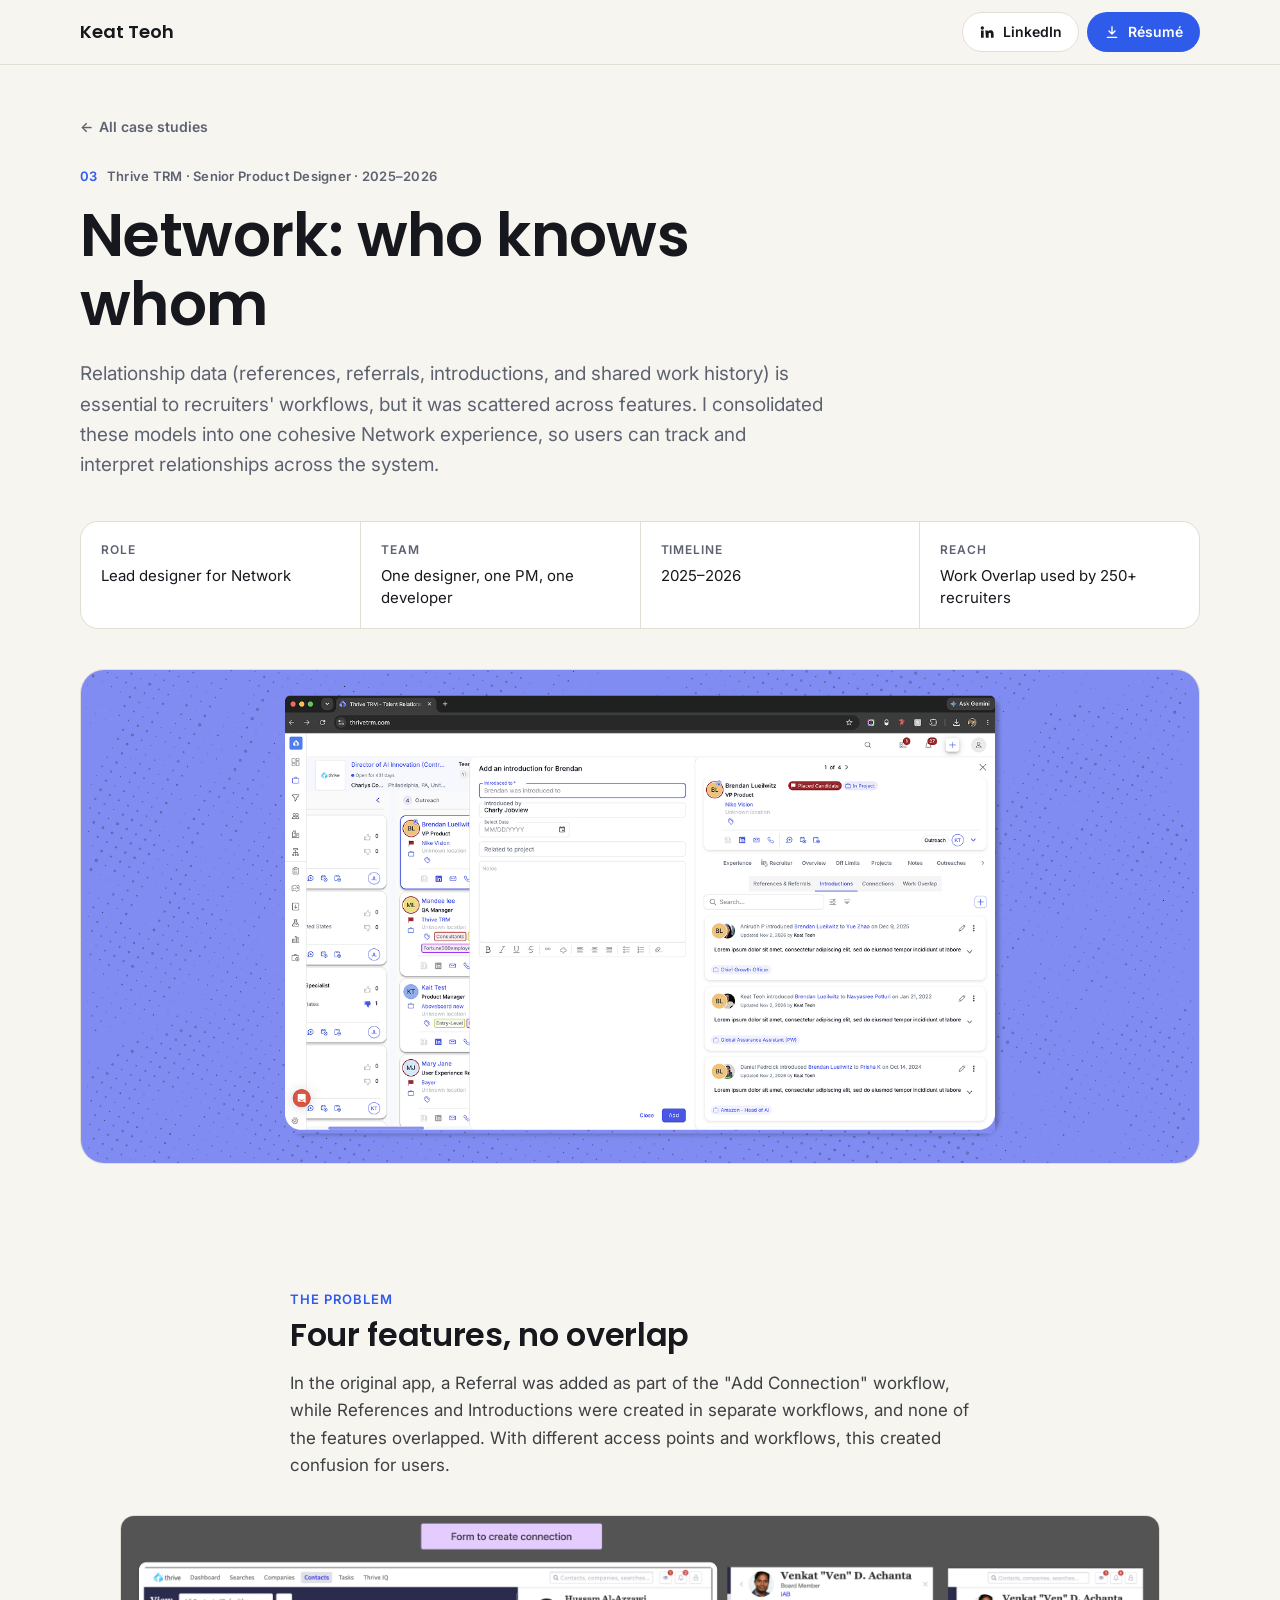
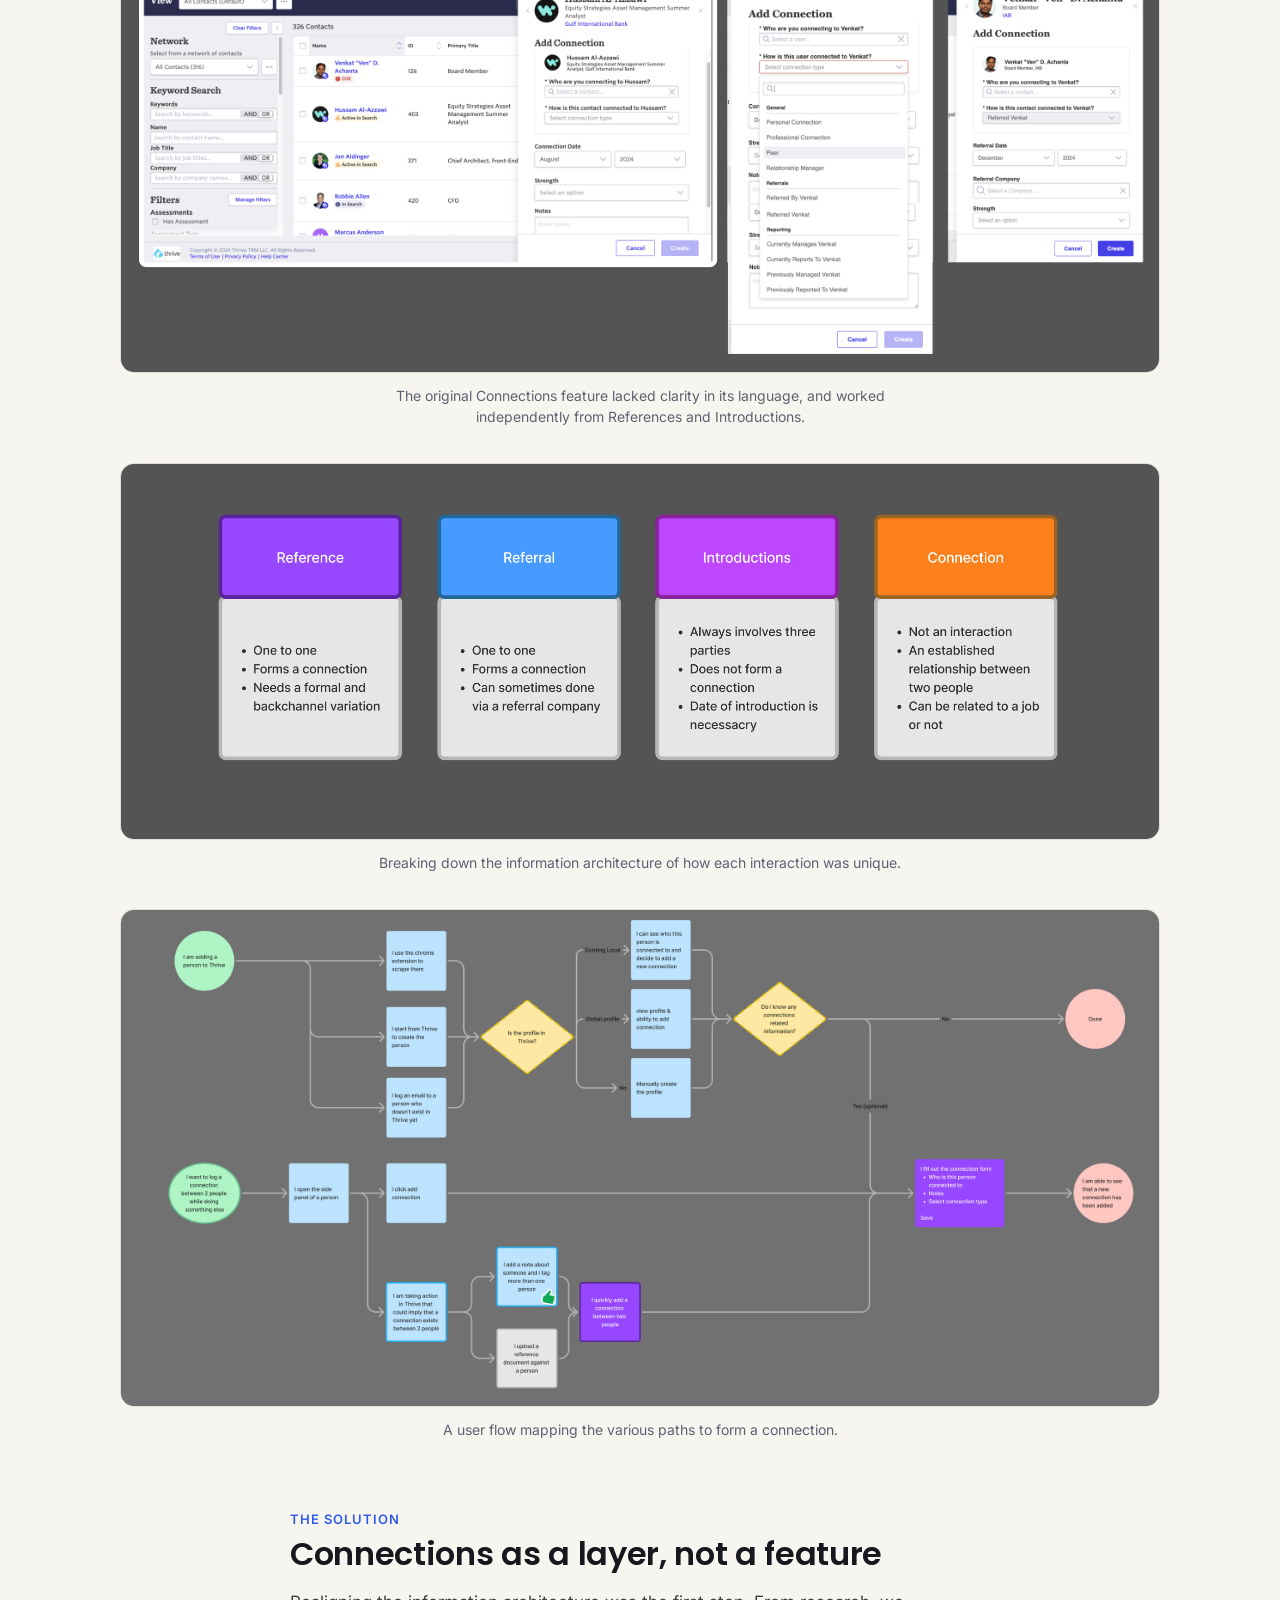
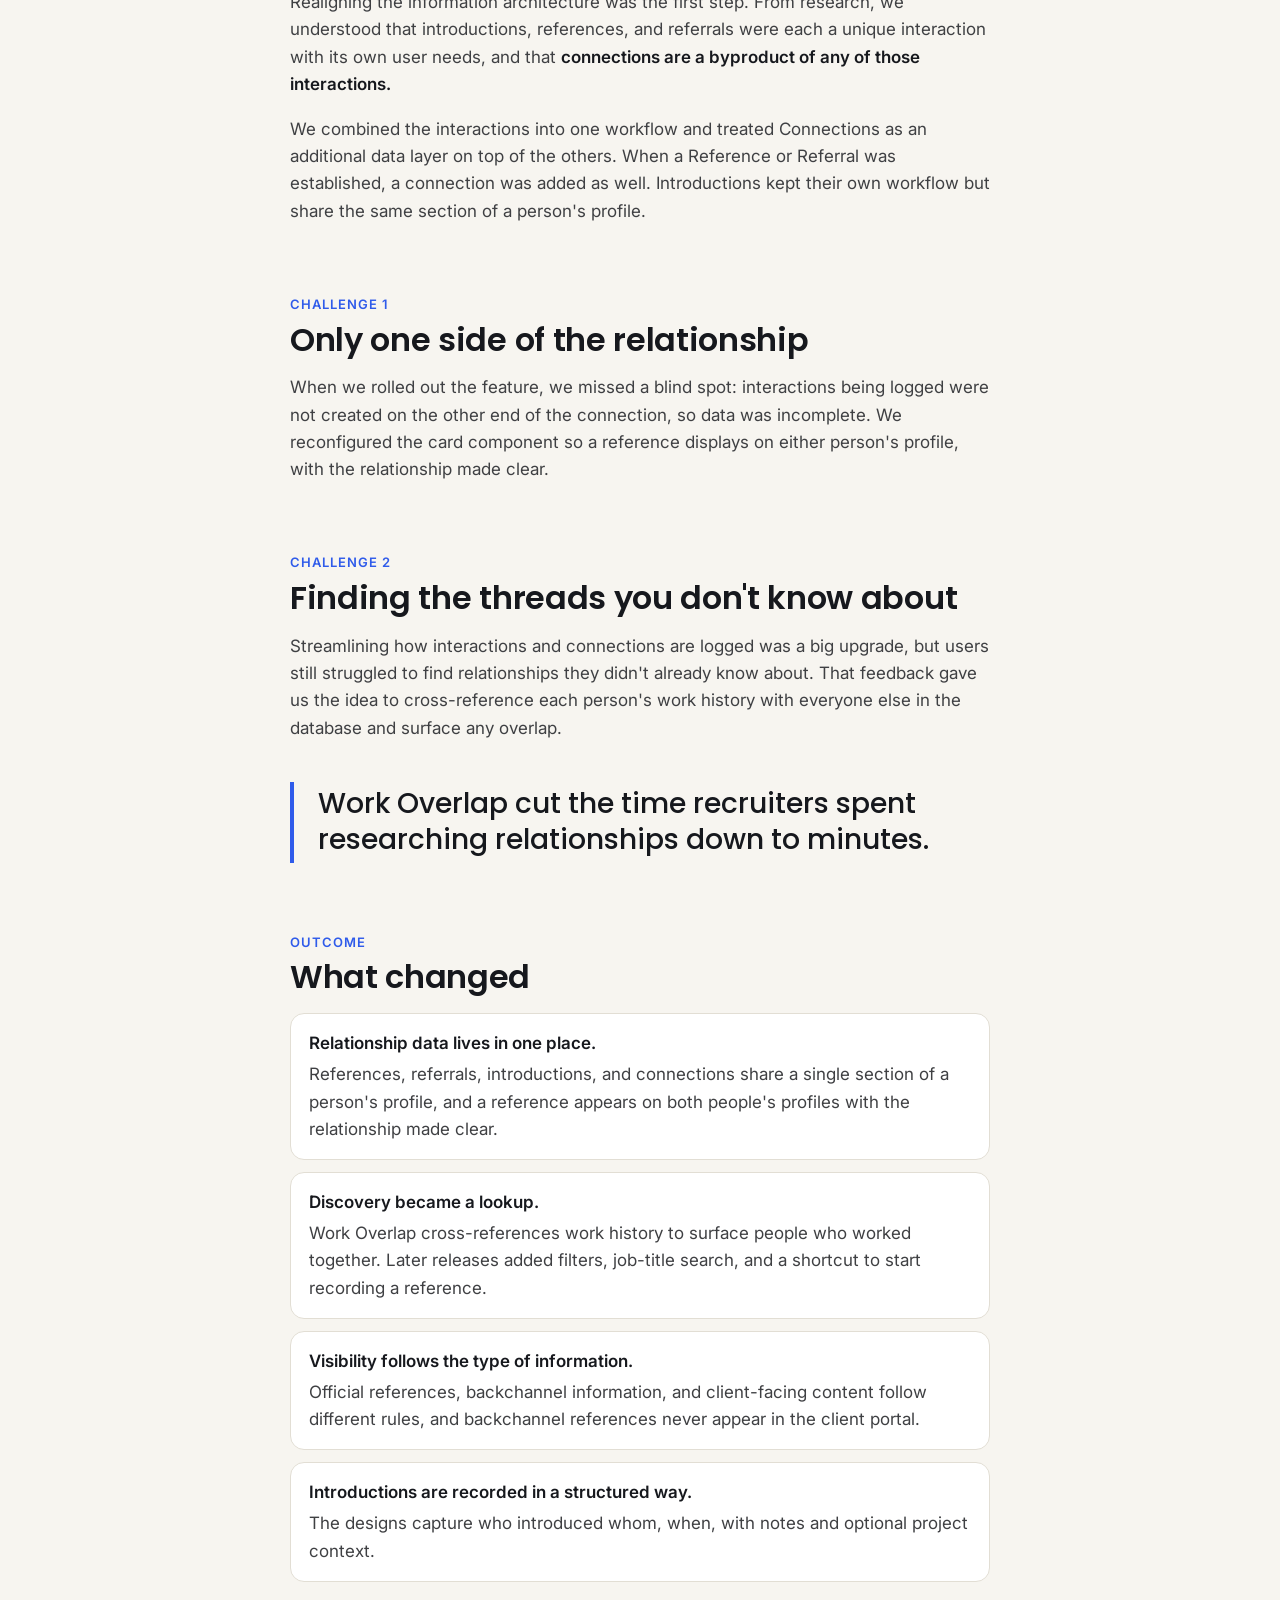
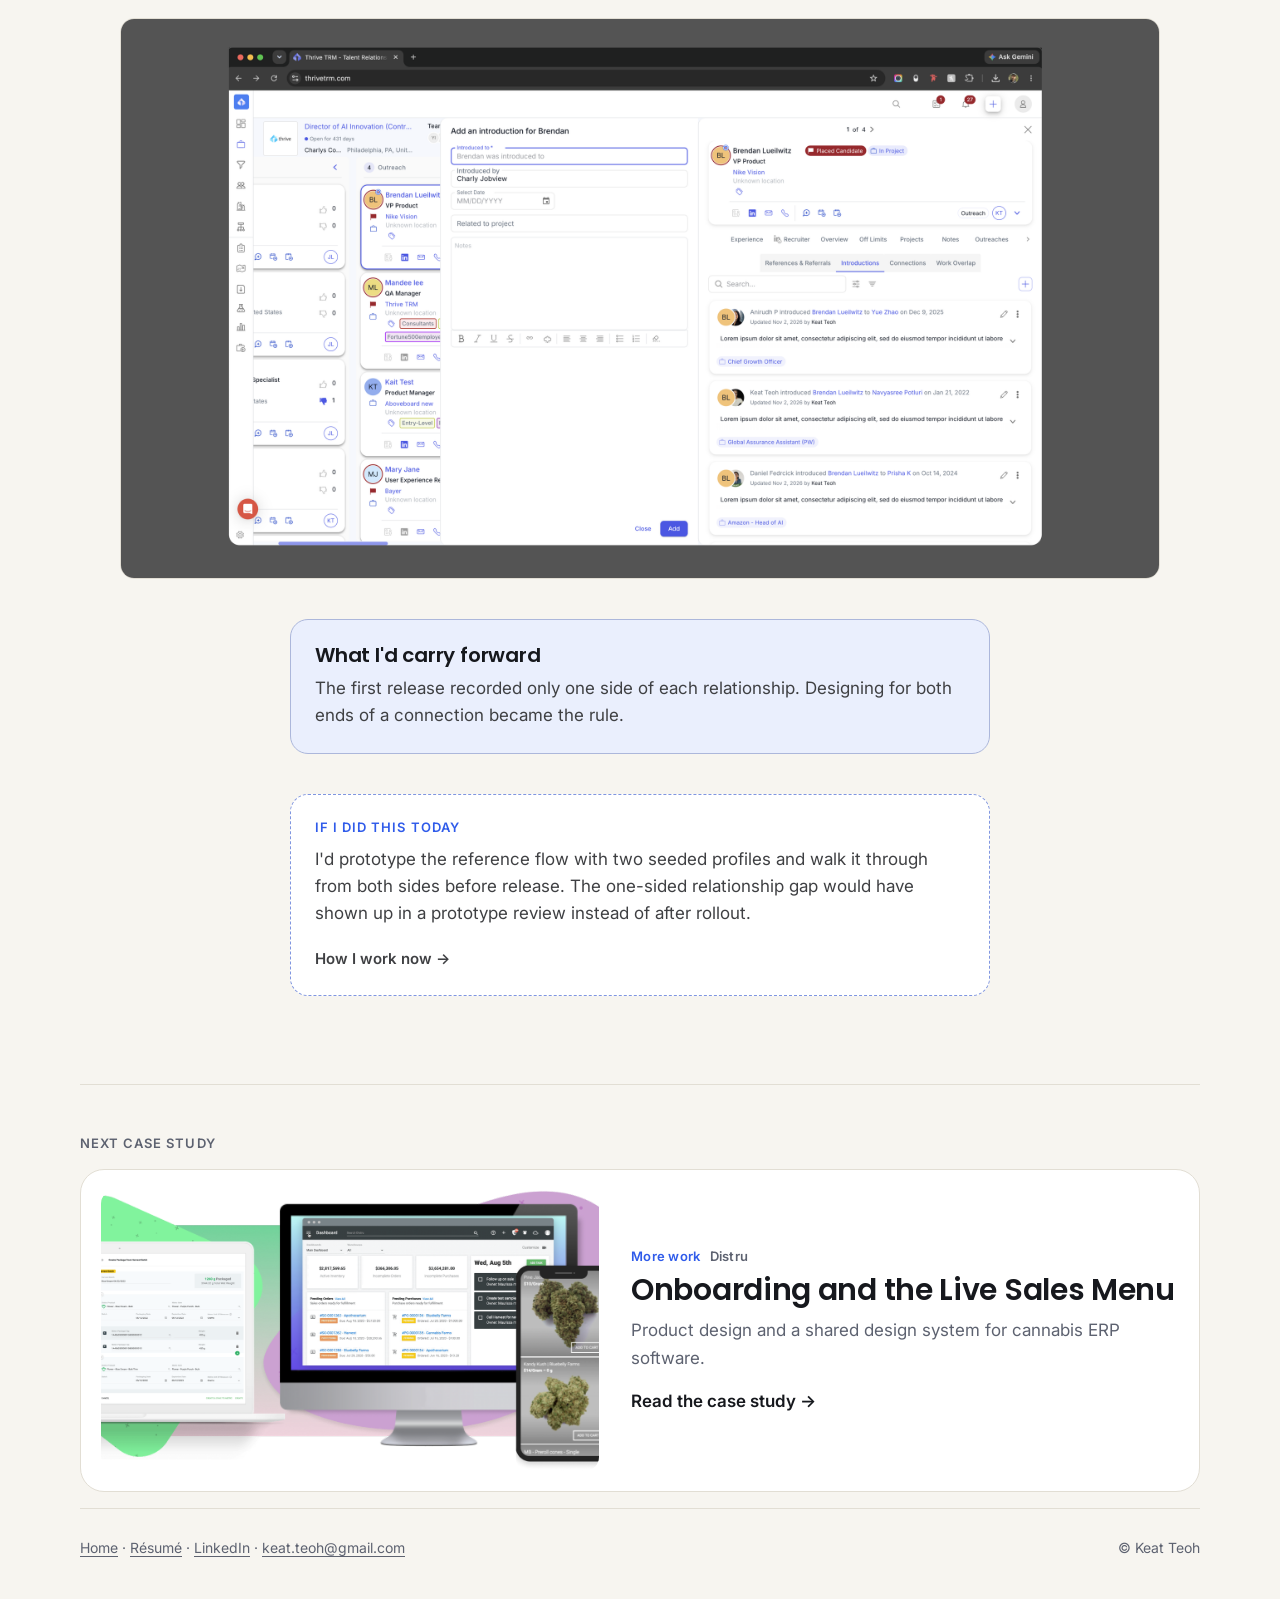
<file: work/network/index.html>
<!doctype html>
<html lang="en">
<head>
  <meta charset="utf-8" />
  <meta name="viewport" content="width=device-width, initial-scale=1" />
  <title>Network: who knows whom · Keat Teoh</title>
  <meta name="description" content="Consolidating references, referrals, introductions, and connections into one Network experience at Thrive TRM, and adding Work Overlap." />
  <meta property="og:image" content="/assets/img/network/splash.png" />
  <meta name="theme-color" content="#f7f5f0" />
  <link rel="preconnect" href="https://fonts.googleapis.com" />
  <link rel="preconnect" href="https://fonts.gstatic.com" crossorigin />
  <link href="https://fonts.googleapis.com/css2?family=Poppins:wght@500;600;700&family=Inter:wght@400;500;600&display=swap" rel="stylesheet" />
  <link rel="stylesheet" href="/styles.css" />
</head>
<body>
  <a class="skip" href="#main">Skip to content</a>
  <header class="topbar">
    <div class="wrap topbar-inner">
      <a class="logo" href="/">Keat Teoh</a>
      <nav class="quick" aria-label="Résumé and profiles">
        <a class="btn btn-ghost" href="https://www.linkedin.com/in/keato/" target="_blank" rel="noopener">
          <svg aria-hidden="true" viewBox="0 0 24 24" width="16" height="16"><path fill="currentColor" d="M4.98 3.5a2.5 2.5 0 1 1 0 5 2.5 2.5 0 0 1 0-5zM3 9.75h4v11H3zM9.5 9.75h3.8v1.5h.06c.53-1 1.83-2.06 3.77-2.06 4.03 0 4.77 2.65 4.77 6.1v5.46h-4v-4.84c0-1.16-.02-2.64-1.61-2.64-1.61 0-1.86 1.26-1.86 2.56v4.92h-4z"/></svg>
          <span>LinkedIn</span>
        <span class="sr-only"> (opens in new tab)</span></a>
        <a class="btn btn-solid" href="/assets/Keat-Teoh-Resume.pdf" target="_blank" rel="noopener">
          <svg aria-hidden="true" viewBox="0 0 24 24" width="16" height="16"><path fill="none" stroke="currentColor" stroke-width="2" stroke-linecap="round" stroke-linejoin="round" d="M12 4v11m0 0-4.5-4.5M12 15l4.5-4.5M5 20h14"/></svg>
          <span>Résumé</span>
        <span class="sr-only"> (opens in new tab)</span></a>
      </nav>
    </div>
  </header>

  <main id="main">
    <header class="cs-hero wrap">
      <a class="back" href="/#work"><span aria-hidden="true">←</span> All case studies</a>
      <p class="meta"><span>03</span> Thrive TRM · Senior Product Designer · 2025–2026</p>
      <h1>Network: who knows whom</h1>
      <p class="lede">Relationship data (references, referrals, introductions, and shared work history) is essential to recruiters' workflows, but it was scattered across features. I consolidated these models into one cohesive Network experience, so users can track and interpret relationships across the system.</p>
      <dl class="snapshot">
        <div><dt>Role</dt><dd>Lead designer for Network</dd></div>
        <div><dt>Team</dt><dd>One designer, one PM, one developer</dd></div>
        <div><dt>Timeline</dt><dd>2025–2026</dd></div>
        <div><dt>Reach</dt><dd>Work Overlap used by 250+ recruiters</dd></div>
      </dl>
      <figure class="cs-cover"><img src="/assets/img/network/splash.png" alt="The Network tab on a person's profile in Thrive TRM" width="1742" height="769" /></figure>
    </header>

    <article class="cs-body wrap">
      <section>
        <h2><span class="num">The problem</span>Four features, no overlap</h2>
        <p>In the original app, a Referral was added as part of the "Add Connection" workflow, while References and Introductions were created in separate workflows, and none of the features overlapped. With different access points and workflows, this created confusion for users.</p>
        <figure class="fig wide">
          <img src="/assets/img/network/02.webp" alt="The original Connections feature" width="2418" height="1062" loading="lazy" />
          <figcaption>The original Connections feature lacked clarity in its language, and worked independently from References and Introductions.</figcaption>
        </figure>
        <figure class="fig wide">
          <img src="/assets/img/network/03.webp" alt="Information architecture breakdown of each relationship interaction" width="2032" height="734" loading="lazy" />
          <figcaption>Breaking down the information architecture of how each interaction was unique.</figcaption>
        </figure>
        <figure class="fig wide">
          <img src="/assets/img/network/04.webp" alt="User flow mapping the paths to form a connection" width="2500" height="1194" loading="lazy" />
          <figcaption>A user flow mapping the various paths to form a connection.</figcaption>
        </figure>
      </section>

      <section>
        <h2><span class="num">The solution</span>Connections as a layer, not a feature</h2>
        <p>Realigning the information architecture was the first step. From research, we understood that introductions, references, and referrals were each a unique interaction with its own user needs, and that <strong>connections are a byproduct of any of those interactions.</strong></p>
        <p>We combined the interactions into one workflow and treated Connections as an additional data layer on top of the others. When a Reference or Referral was established, a connection was added as well. Introductions kept their own workflow but share the same section of a person's profile.</p>
      </section>

      <section>
        <h2><span class="num">Challenge 1</span>Only one side of the relationship</h2>
        <p>When we rolled out the feature, we missed a blind spot: interactions being logged were not created on the other end of the connection, so data was incomplete. We reconfigured the card component so a reference displays on either person's profile, with the relationship made clear.</p>
      </section>

      <section>
        <h2><span class="num">Challenge 2</span>Finding the threads you don't know about</h2>
        <p>Streamlining how interactions and connections are logged was a big upgrade, but users still struggled to find relationships they didn't already know about. That feedback gave us the idea to cross-reference each person's work history with everyone else in the database and surface any overlap.</p>
        <blockquote class="quote"><p>Work Overlap cut the time recruiters spent researching relationships down to minutes.</p></blockquote>
      </section>

      <section>
        <h2><span class="num">Outcome</span>What changed</h2>
        <ul class="points">
          <li><strong>Relationship data lives in one place.</strong>References, referrals, introductions, and connections share a single section of a person's profile, and a reference appears on both people's profiles with the relationship made clear.</li>
          <li><strong>Discovery became a lookup.</strong>Work Overlap cross-references work history to surface people who worked together. Later releases added filters, job-title search, and a shortcut to start recording a reference.</li>
          <li><strong>Visibility follows the type of information.</strong>Official references, backchannel information, and client-facing content follow different rules, and backchannel references never appear in the client portal.</li>
          <li><strong>Introductions are recorded in a structured way.</strong>The designs capture who introduced whom, when, with notes and optional project context.</li>
        </ul>
        <figure class="fig wide"><img src="/assets/img/network/05.webp" alt="The finished Network section with Work Overlap" width="2500" height="1346" loading="lazy" /></figure>
        <div class="lesson"><h3>What I'd carry forward</h3><p>The first release recorded only one side of each relationship. Designing for both ends of a connection became the rule.</p></div>
        <div class="today"><p class="kicker">If I did this today</p><p>I'd prototype the reference flow with two seeded profiles and walk it through from both sides before release. The one-sided relationship gap would have shown up in a prototype review instead of after rollout.</p><p><a class="more" href="/how-i-work/">How I work now <span aria-hidden="true">→</span></a></p></div>
      </section>
    </article>

    <nav class="next wrap" aria-label="Next case study">
      <p class="next-label">Next case study</p>
      <a class="next-card" href="/work/distru/">
        <img src="/assets/img/distru.webp" alt="" width="1500" height="675" loading="lazy" />
        <div>
          <p class="meta"><span>More work</span> Distru</p>
          <h2>Onboarding and the Live Sales Menu</h2>
          <p>Product design and a shared design system for cannabis ERP software.</p>
          <span class="more">Read the case study <span aria-hidden="true">→</span></span>
        </div>
      </a>
    </nav>
  </main>

  <footer class="footer wrap">
    <p><a href="/">Home</a> · <a href="/assets/Keat-Teoh-Resume.pdf" target="_blank" rel="noopener">Résumé<span class="sr-only"> (opens in new tab)</span></a> · <a href="https://www.linkedin.com/in/keato/" target="_blank" rel="noopener">LinkedIn<span class="sr-only"> (opens in new tab)</span></a> · <a href="mailto:keat.teoh@gmail.com">keat.teoh@gmail.com</a></p>
    <p>© Keat Teoh</p>
  </footer>
  <script src="/case.js" defer></script>
</body>
</html>
</file>
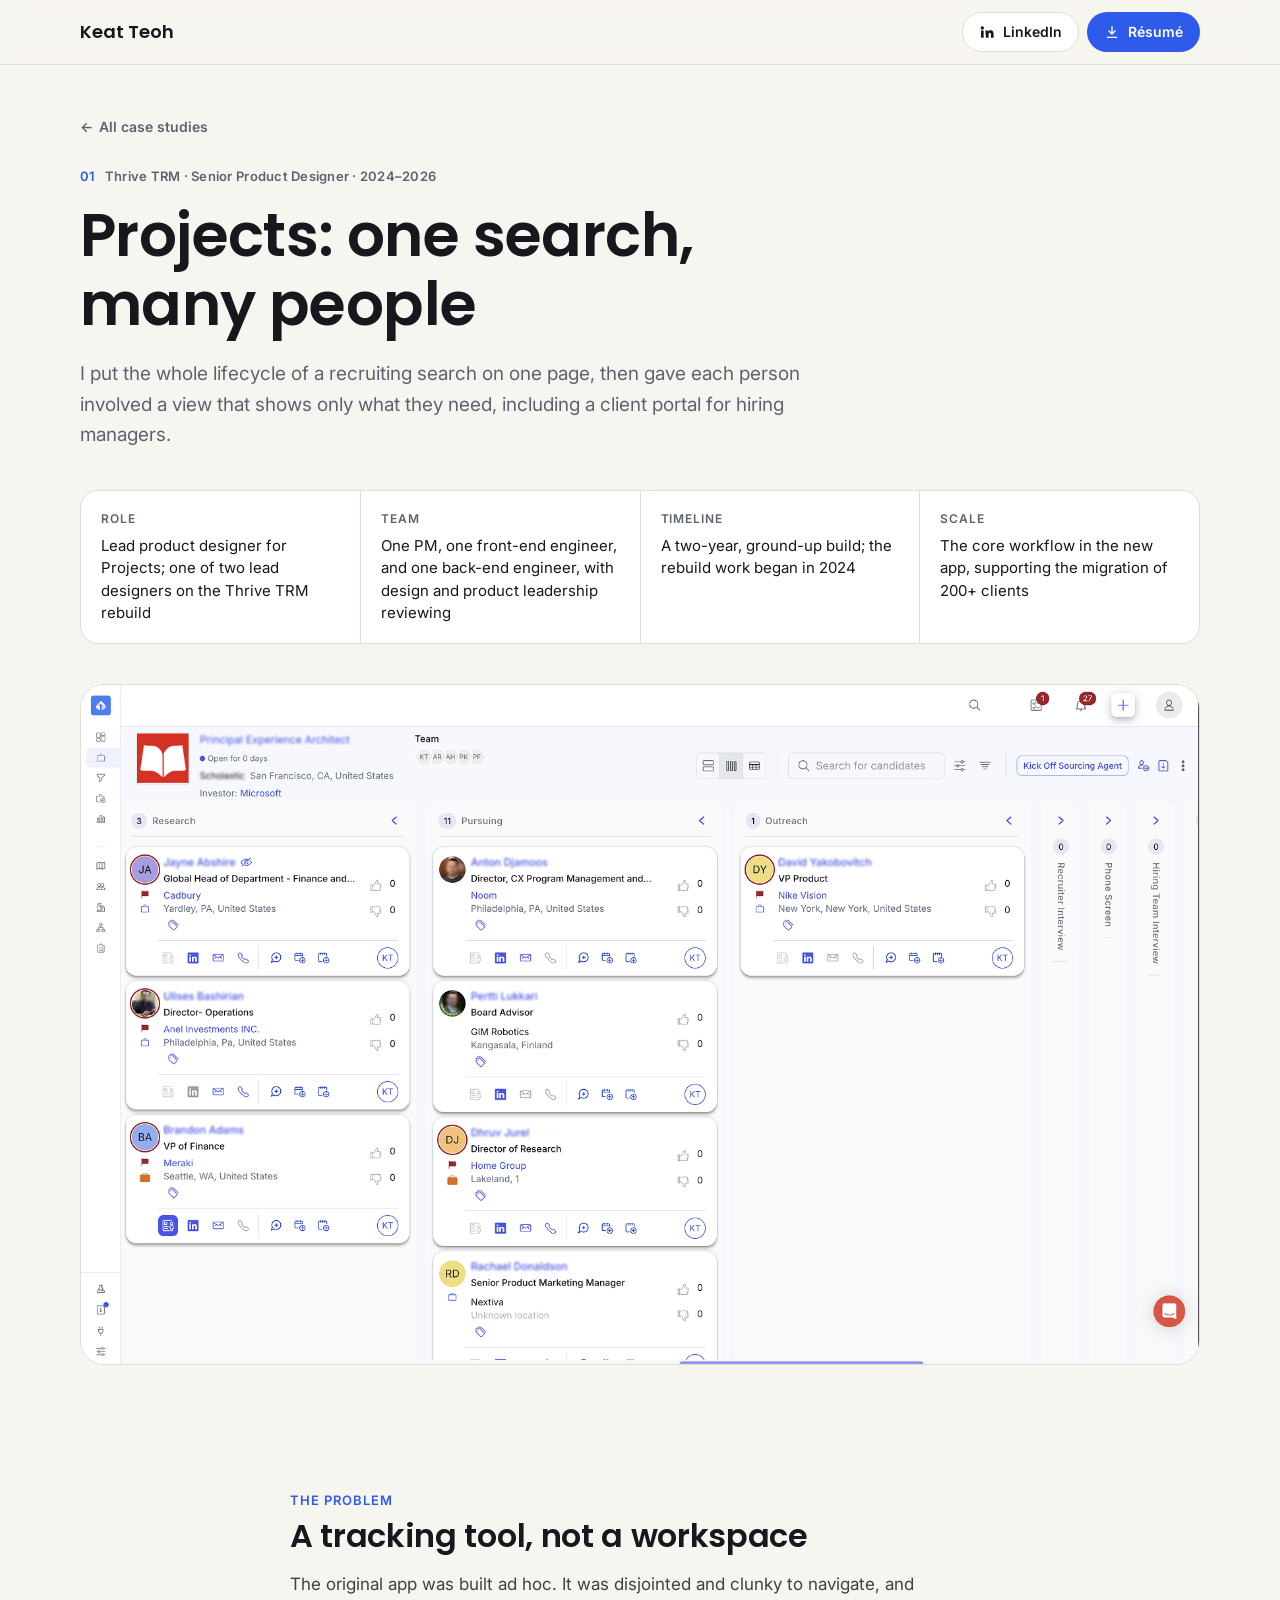
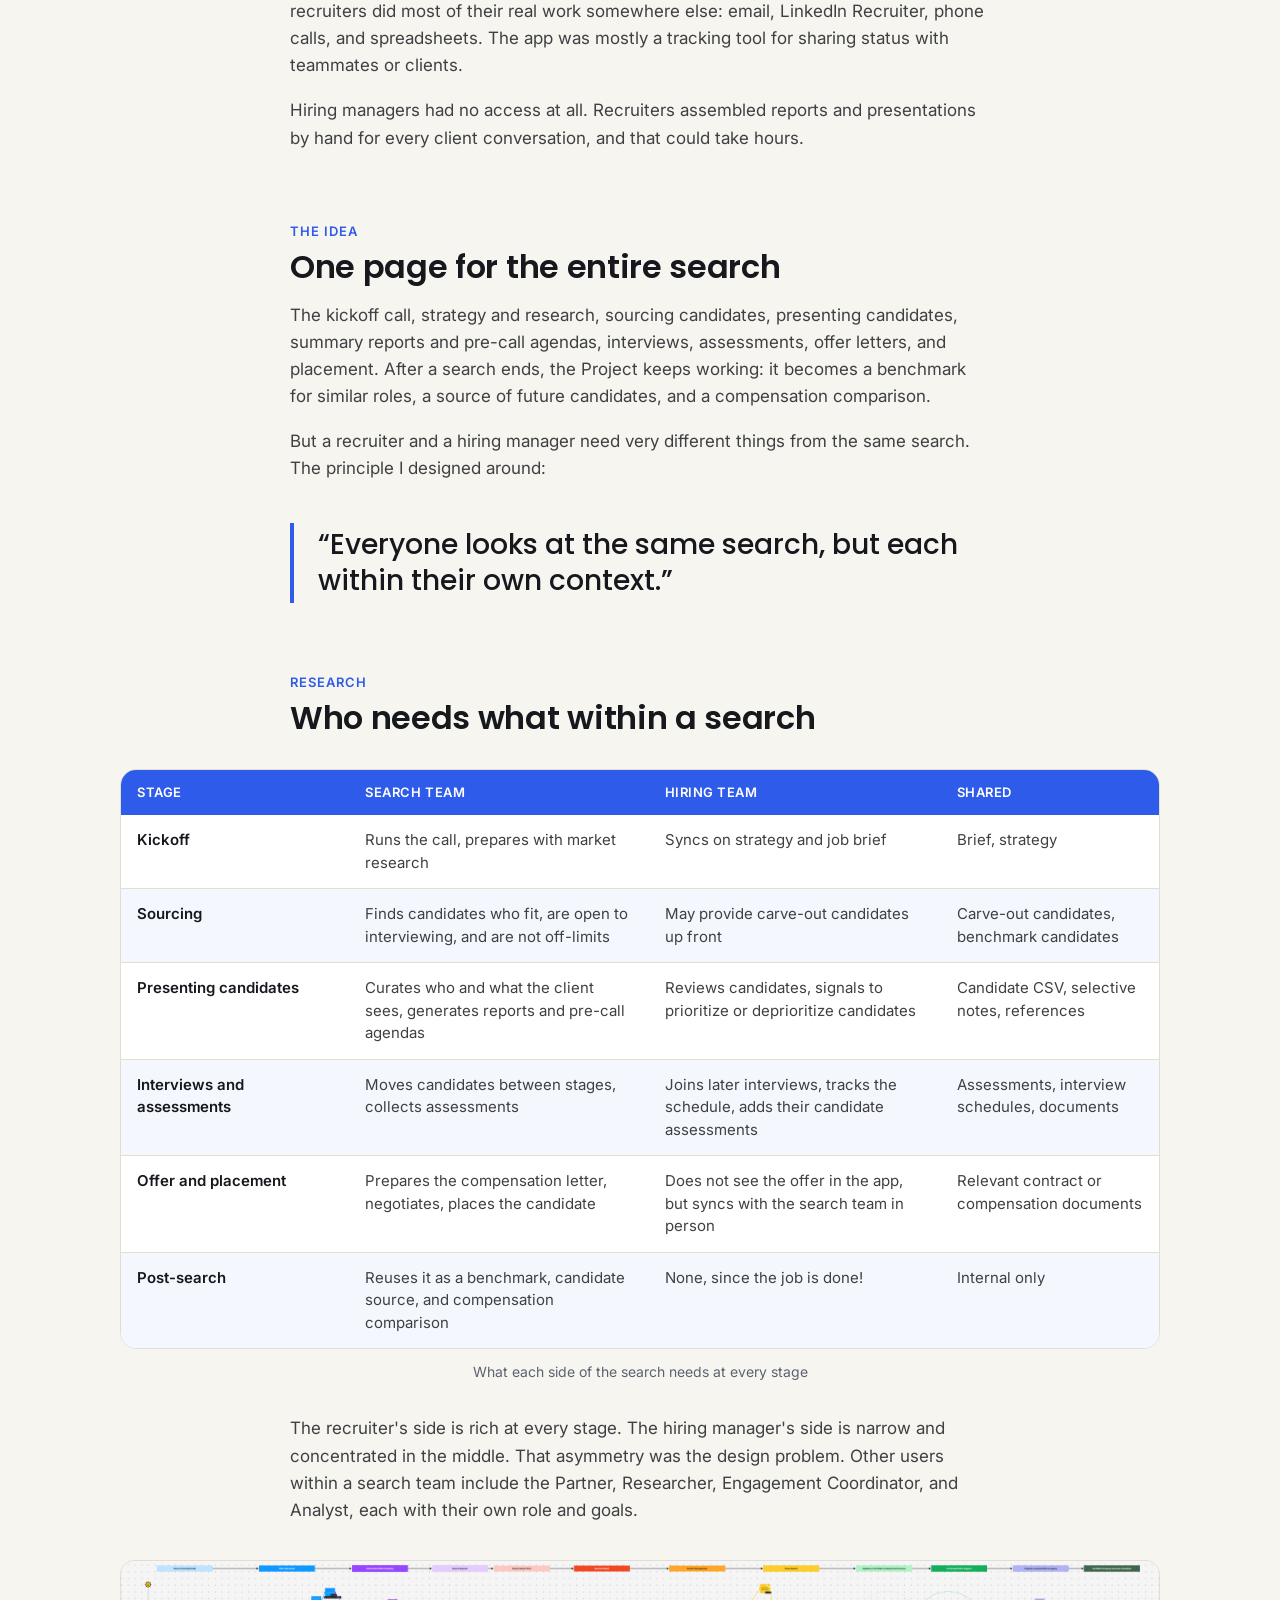
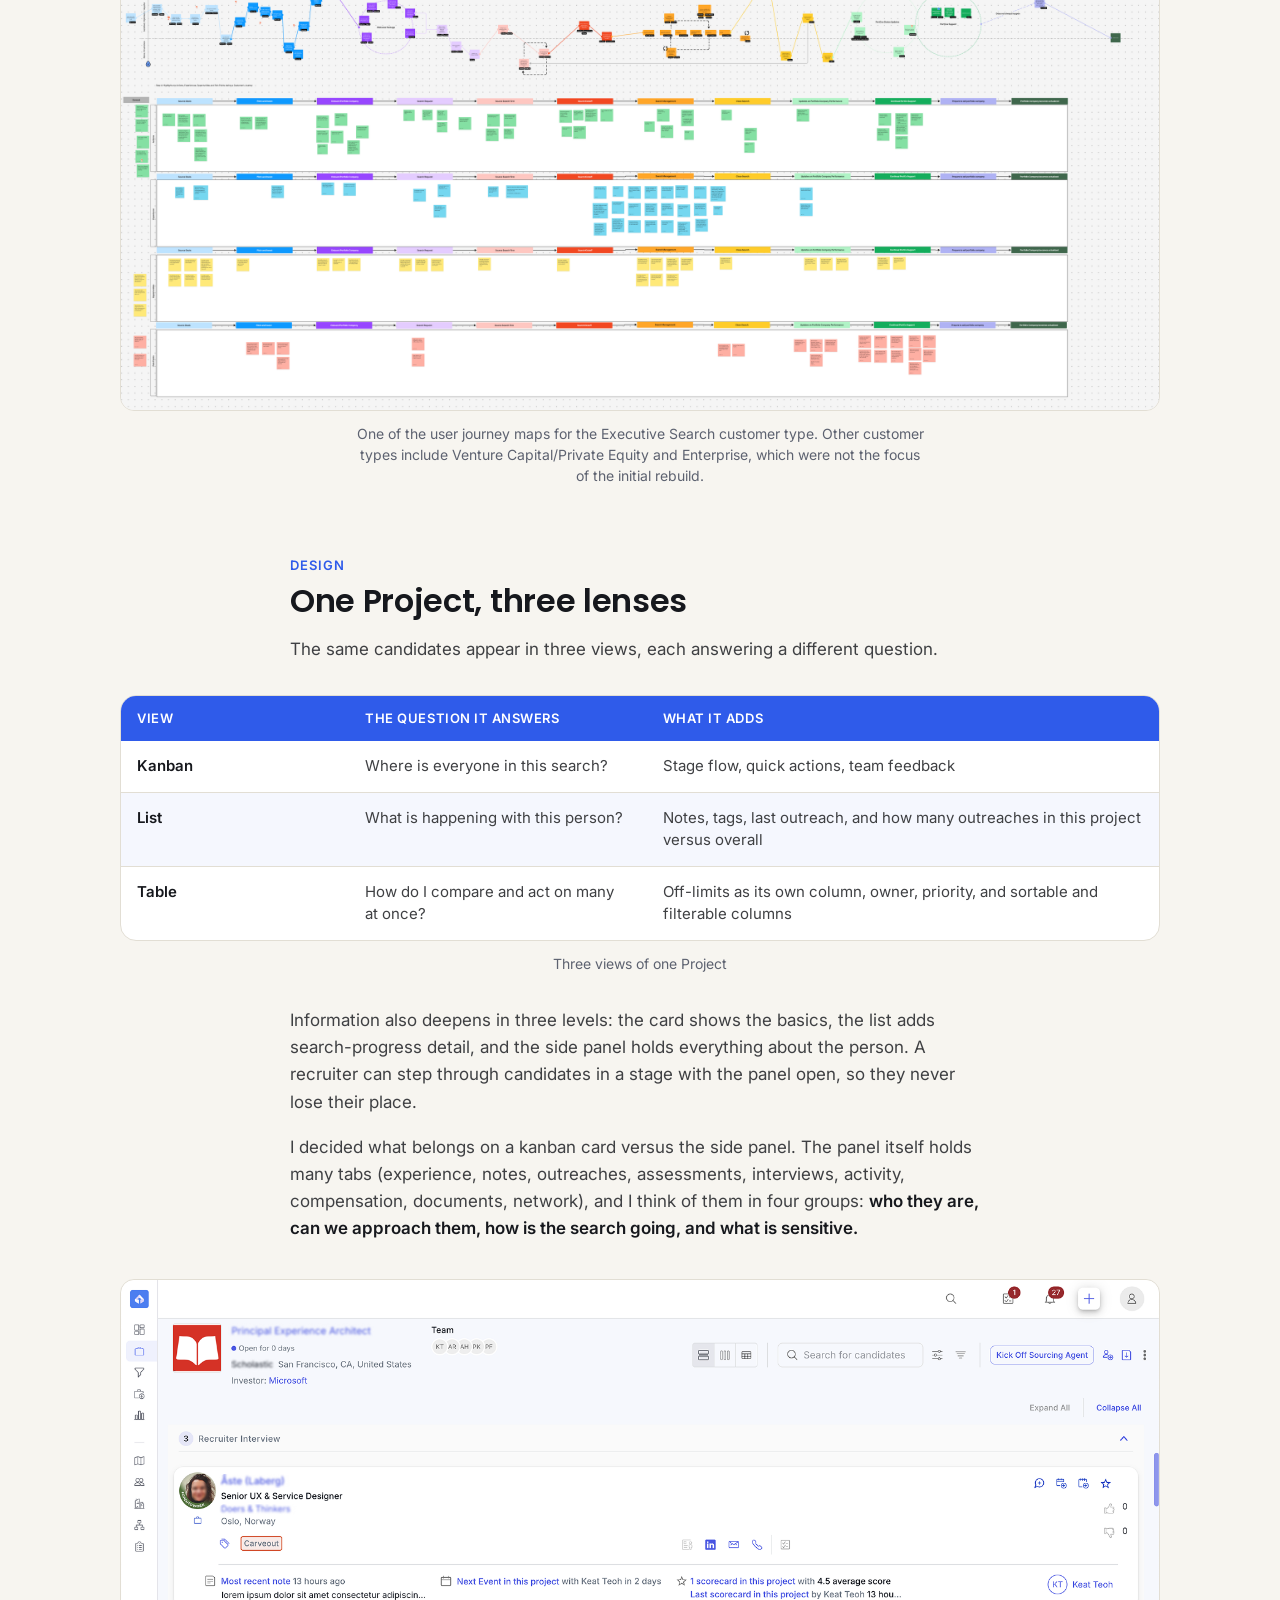
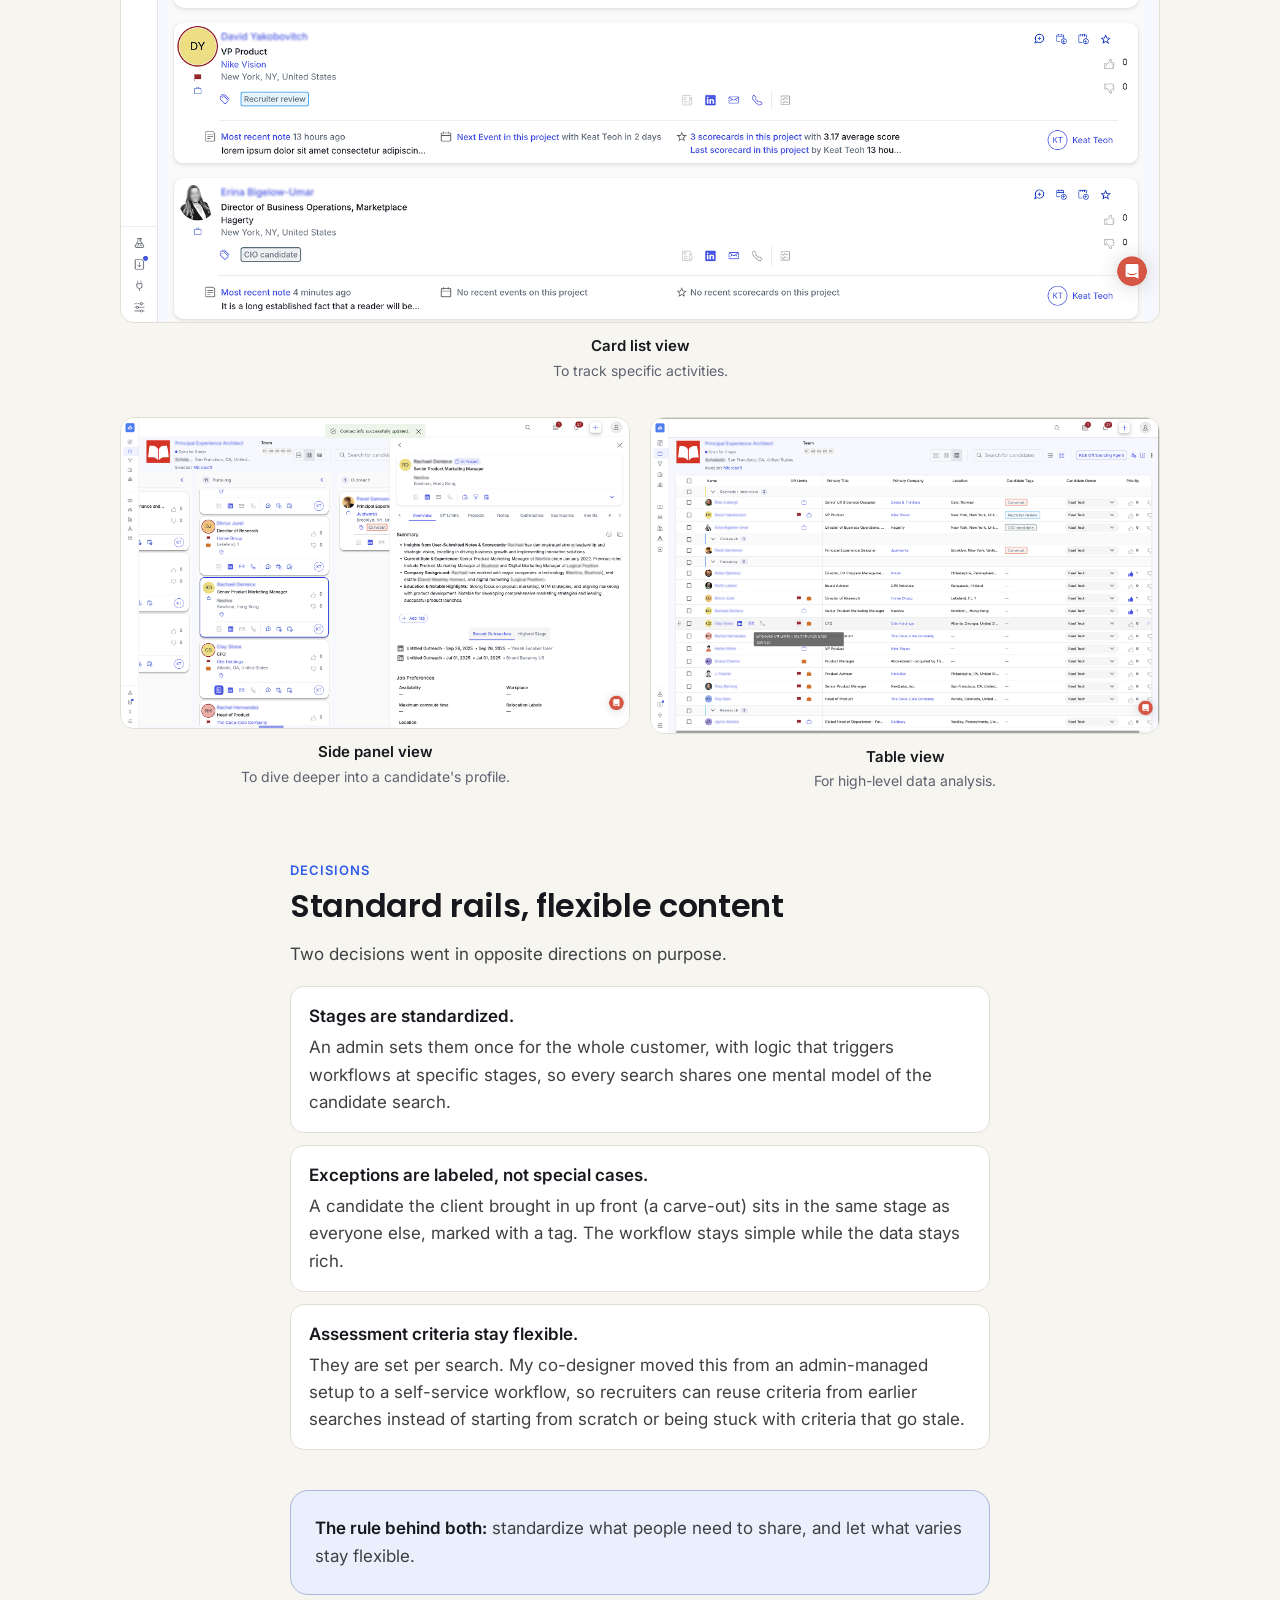
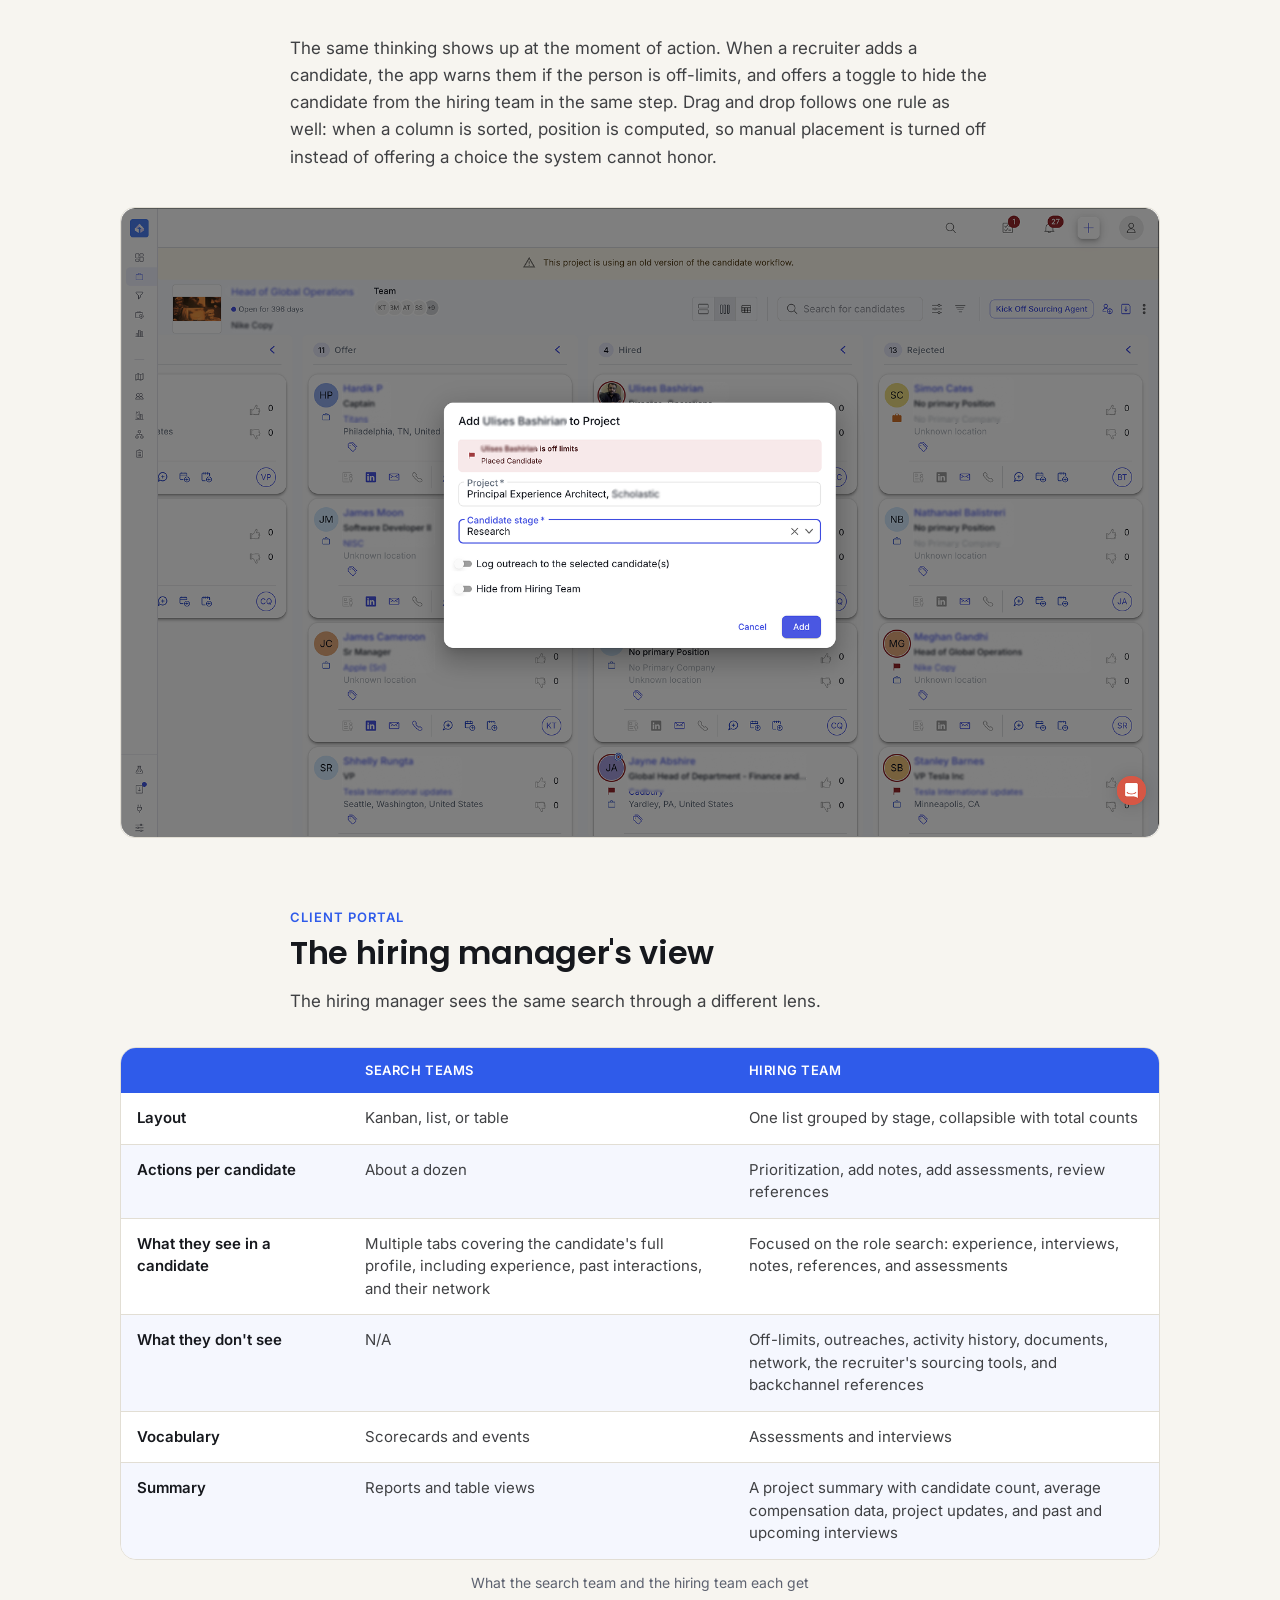
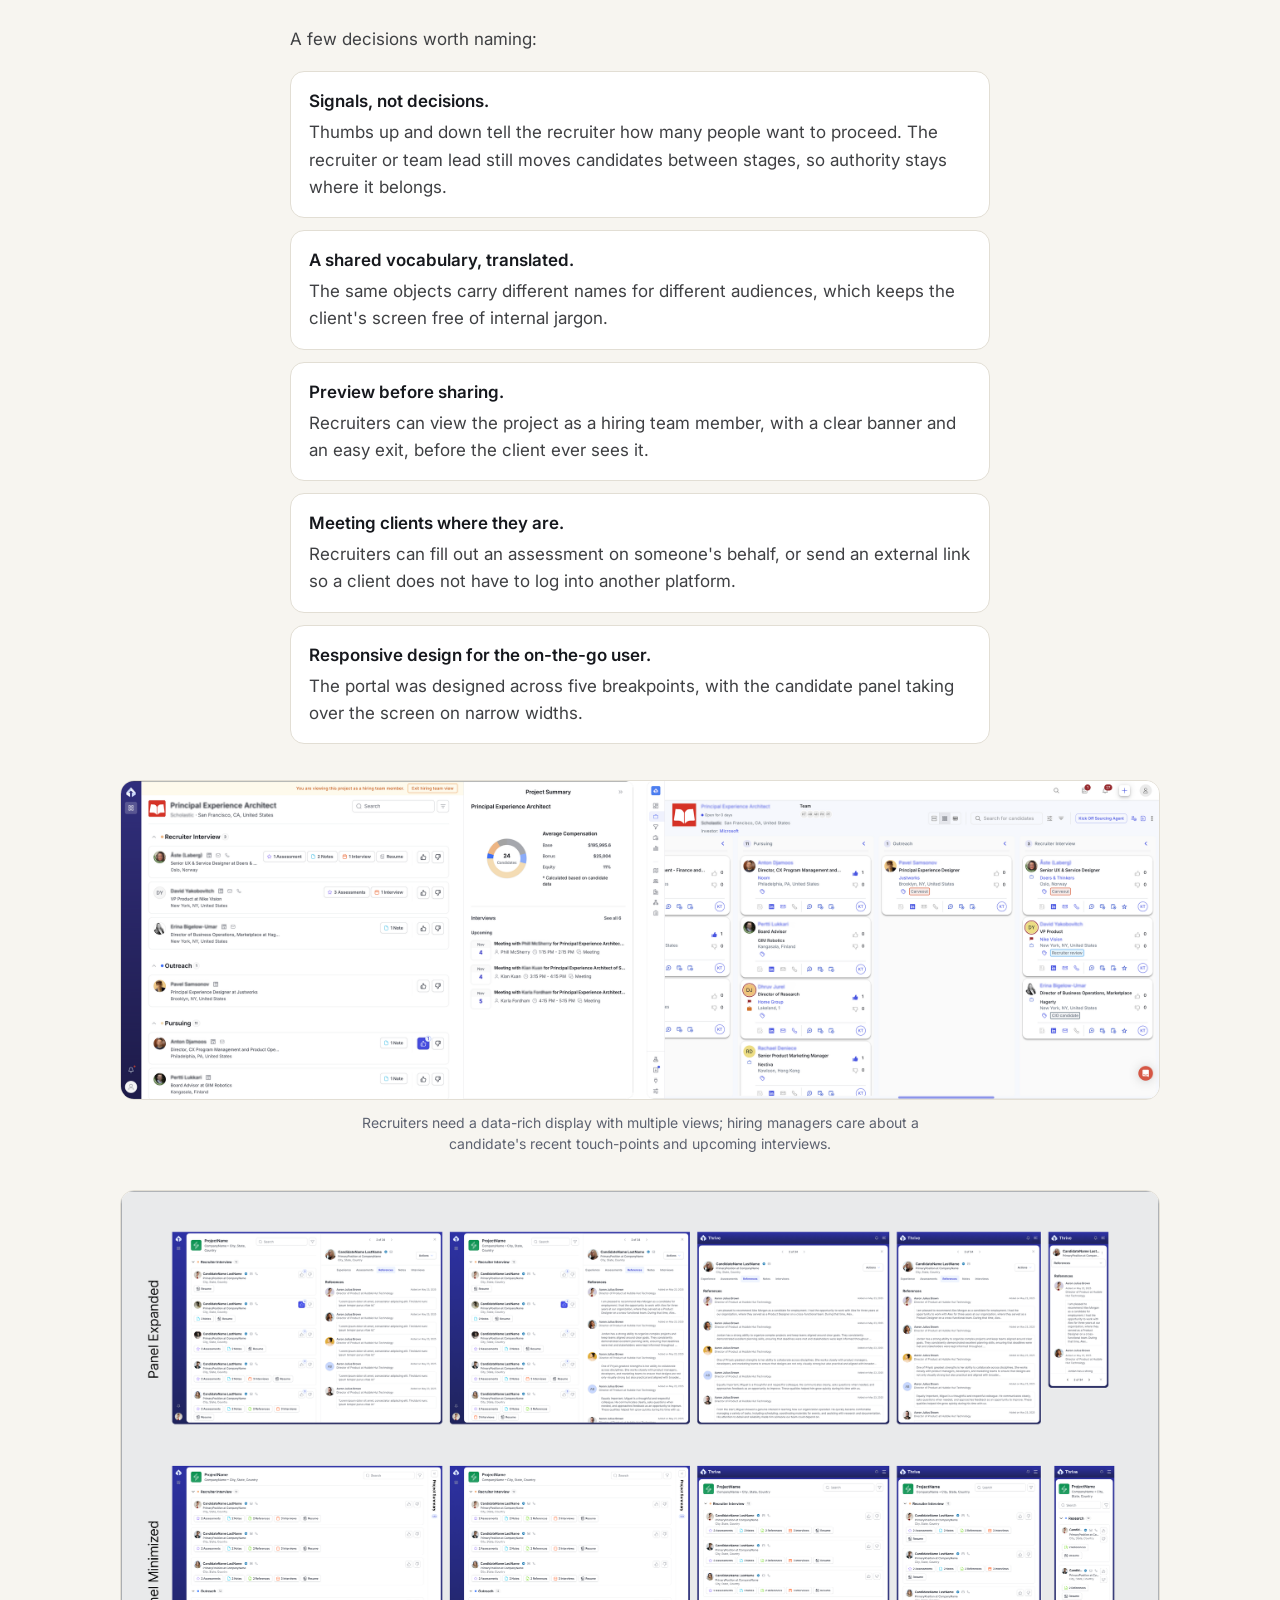
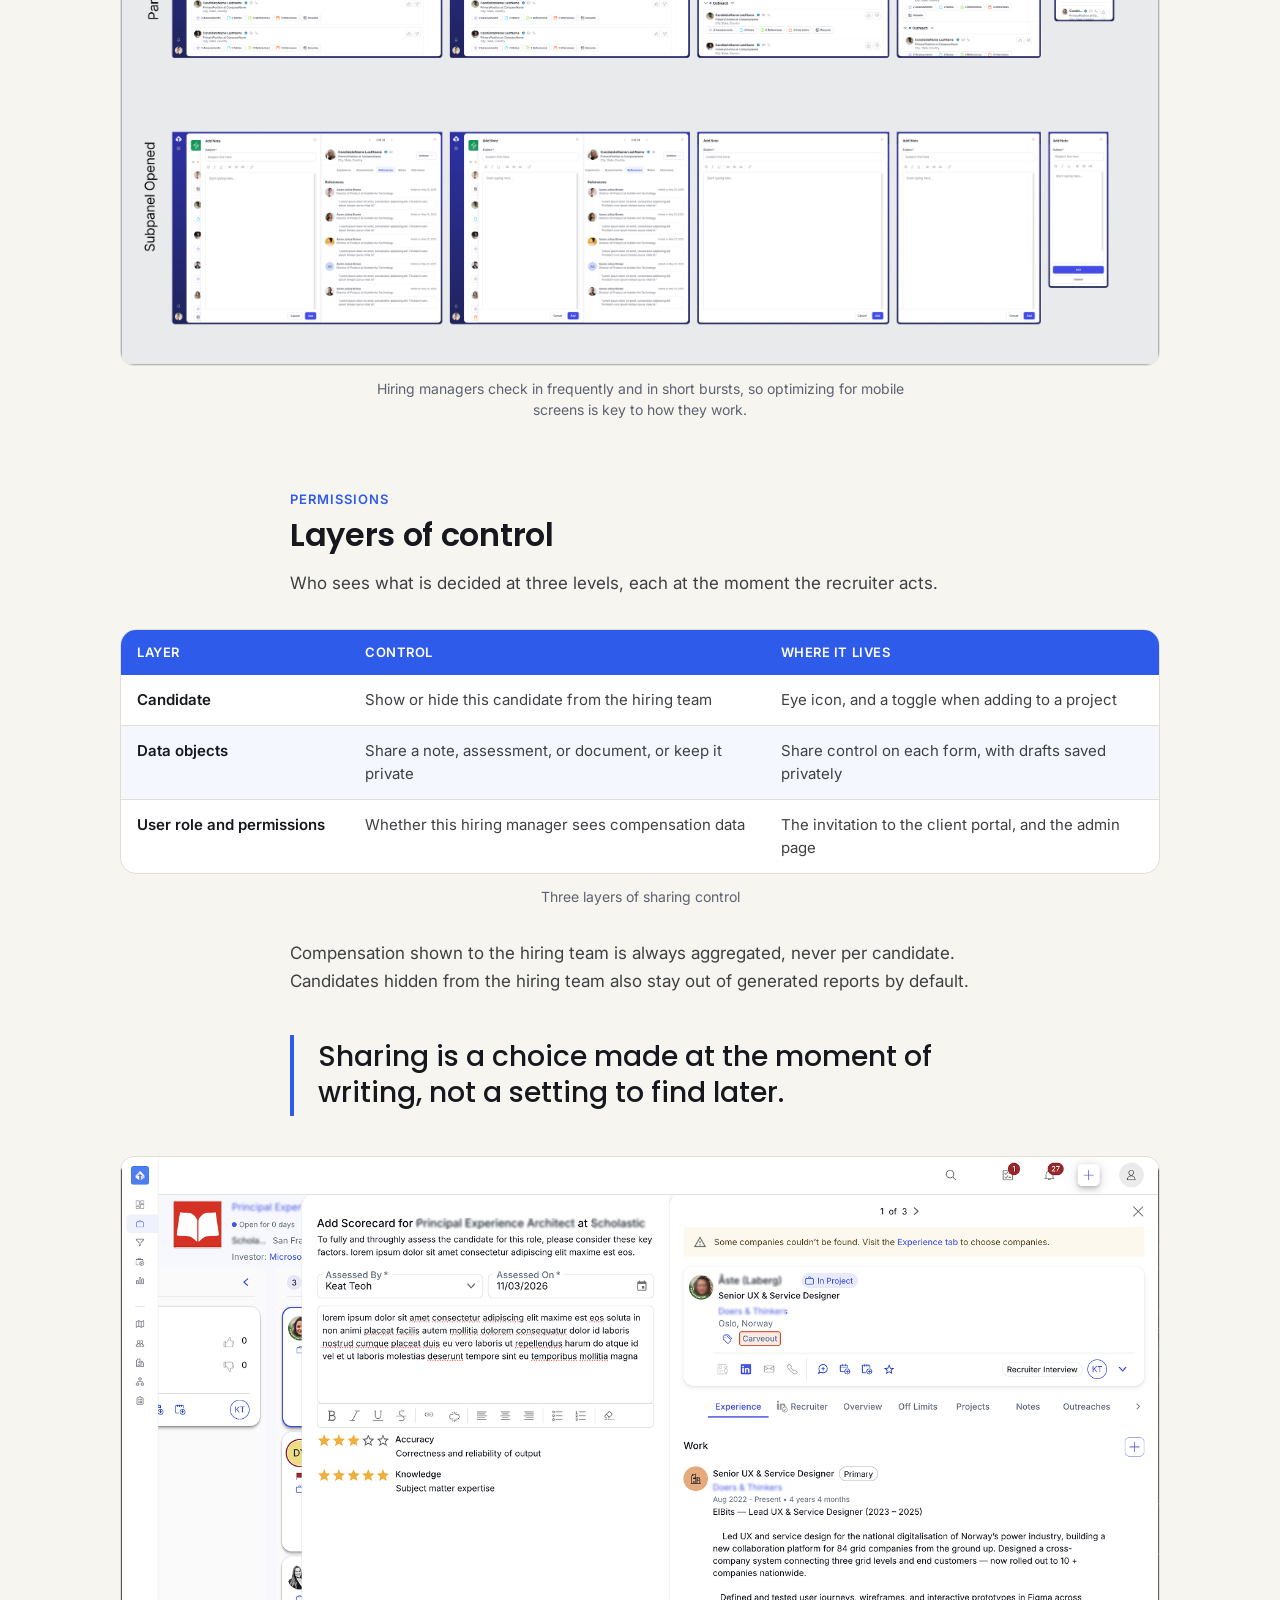
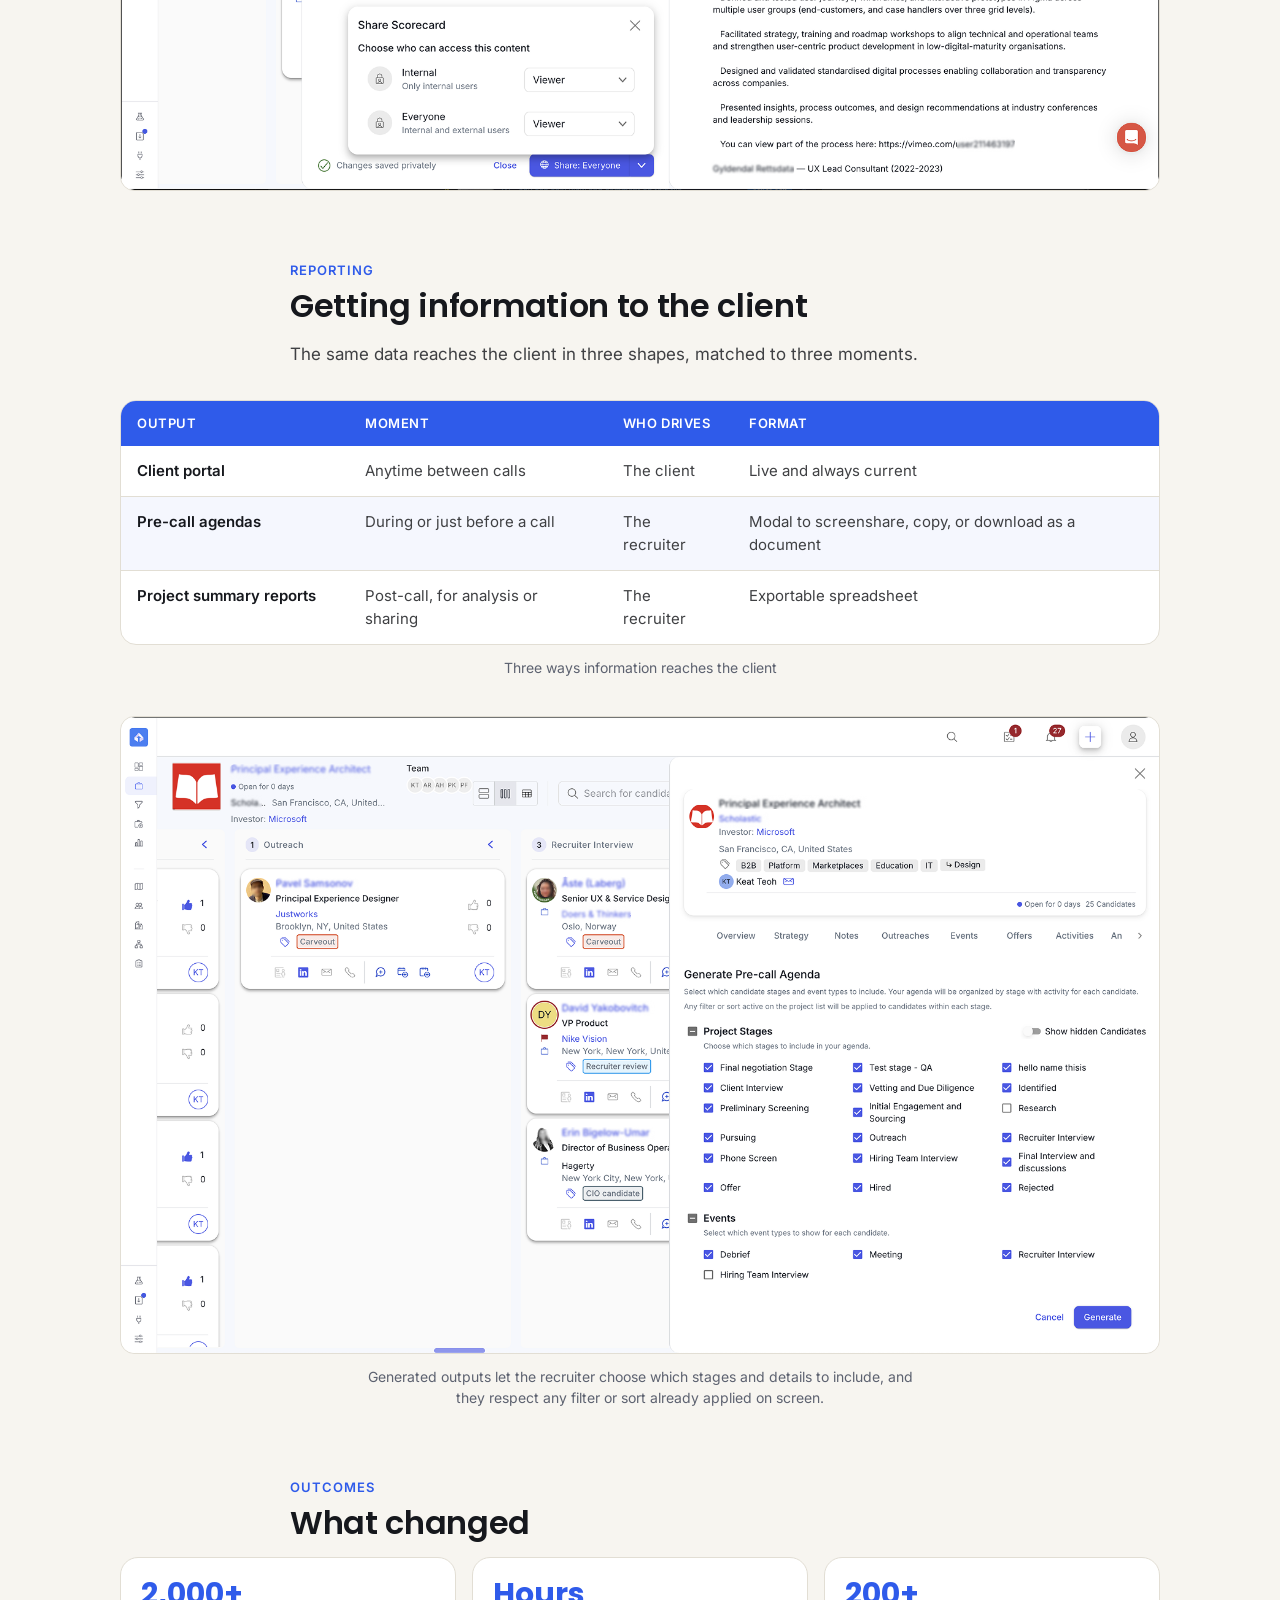
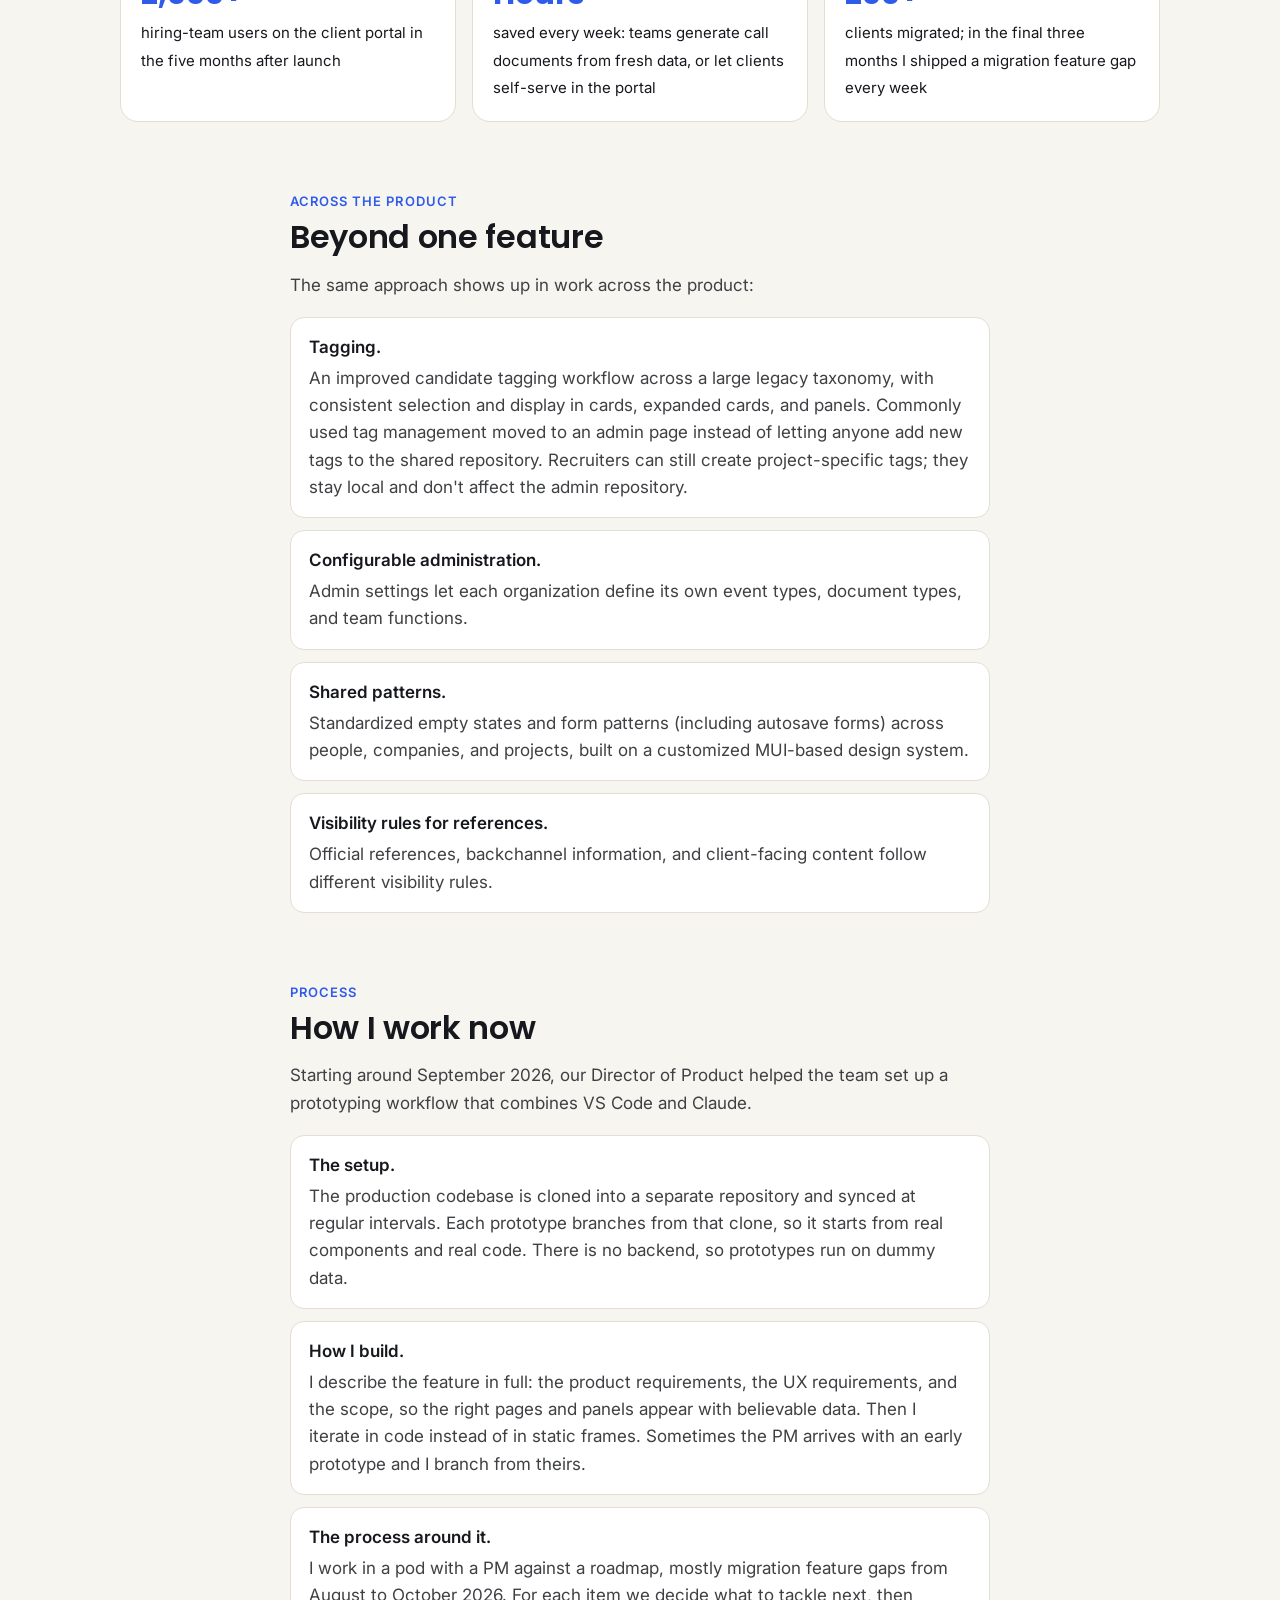
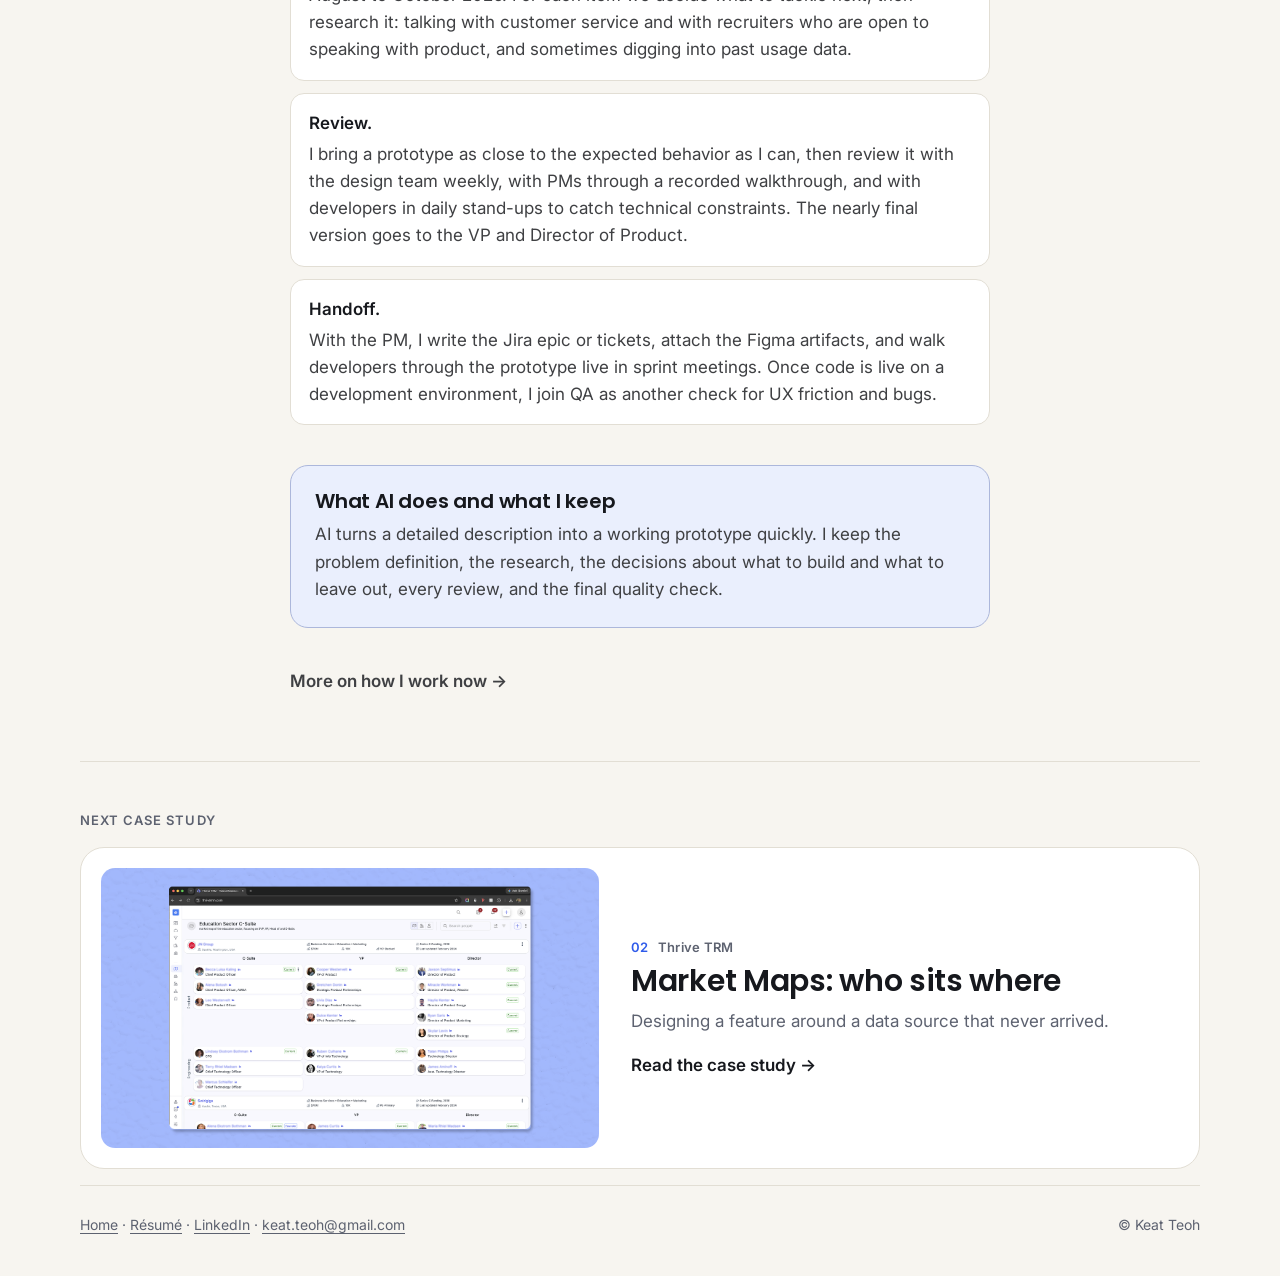
<file: work/projects/index.html>
<!doctype html>
<html lang="en">
<head>
  <meta charset="utf-8" />
  <meta name="viewport" content="width=device-width, initial-scale=1" />
  <title>Projects: one search, many people · Keat Teoh</title>
  <meta name="description" content="How I put the whole lifecycle of a recruiting search on one page at Thrive TRM, and gave each person a view that shows only what they need." />
  <meta property="og:image" content="/assets/img/projects/splash.png" />
  <meta name="theme-color" content="#f7f5f0" />
  <link rel="preconnect" href="https://fonts.googleapis.com" />
  <link rel="preconnect" href="https://fonts.gstatic.com" crossorigin />
  <link href="https://fonts.googleapis.com/css2?family=Poppins:wght@500;600;700&family=Inter:wght@400;500;600&display=swap" rel="stylesheet" />
  <link rel="stylesheet" href="/styles.css" />
</head>
<body>
  <a class="skip" href="#main">Skip to content</a>
  <header class="topbar">
    <div class="wrap topbar-inner">
      <a class="logo" href="/">Keat Teoh</a>
      <nav class="quick" aria-label="Résumé and profiles">
        <a class="btn btn-ghost" href="https://www.linkedin.com/in/keato/" target="_blank" rel="noopener">
          <svg aria-hidden="true" viewBox="0 0 24 24" width="16" height="16"><path fill="currentColor" d="M4.98 3.5a2.5 2.5 0 1 1 0 5 2.5 2.5 0 0 1 0-5zM3 9.75h4v11H3zM9.5 9.75h3.8v1.5h.06c.53-1 1.83-2.06 3.77-2.06 4.03 0 4.77 2.65 4.77 6.1v5.46h-4v-4.84c0-1.16-.02-2.64-1.61-2.64-1.61 0-1.86 1.26-1.86 2.56v4.92h-4z"/></svg>
          <span>LinkedIn</span>
        <span class="sr-only"> (opens in new tab)</span></a>
        <a class="btn btn-solid" href="/assets/Keat-Teoh-Resume.pdf" target="_blank" rel="noopener">
          <svg aria-hidden="true" viewBox="0 0 24 24" width="16" height="16"><path fill="none" stroke="currentColor" stroke-width="2" stroke-linecap="round" stroke-linejoin="round" d="M12 4v11m0 0-4.5-4.5M12 15l4.5-4.5M5 20h14"/></svg>
          <span>Résumé</span>
        <span class="sr-only"> (opens in new tab)</span></a>
      </nav>
    </div>
  </header>

  <main id="main">
    <header class="cs-hero wrap">
      <a class="back" href="/#work"><span aria-hidden="true">←</span> All case studies</a>
      <p class="meta"><span>01</span> Thrive TRM · Senior Product Designer · 2024–2026</p>
      <h1>Projects: one search, many people</h1>
      <p class="lede">I put the whole lifecycle of a recruiting search on one page, then gave each person involved a view that shows only what they need, including a client portal for hiring managers.</p>
      <dl class="snapshot">
        <div><dt>Role</dt><dd>Lead product designer for Projects; one of two lead designers on the Thrive TRM rebuild</dd></div>
        <div><dt>Team</dt><dd>One PM, one front-end engineer, and one back-end engineer, with design and product leadership reviewing</dd></div>
        <div><dt>Timeline</dt><dd>A two-year, ground-up build; the rebuild work began in 2024</dd></div>
        <div><dt>Scale</dt><dd>The core workflow in the new app, supporting the migration of 200+ clients</dd></div>
      </dl>
      <figure class="cs-cover"><img src="/assets/img/projects/01.webp" alt="The Projects kanban view, with candidates arranged in columns by search stage" width="1695" height="1030" /></figure>
    </header>

    <article class="cs-body wrap">
      <section>
        <h2><span class="num">The problem</span>A tracking tool, not a workspace</h2>
        <p>The original app was built ad hoc. It was disjointed and clunky to navigate, and recruiters did most of their real work somewhere else: email, LinkedIn Recruiter, phone calls, and spreadsheets. The app was mostly a tracking tool for sharing status with teammates or clients.</p>
        <p>Hiring managers had no access at all. Recruiters assembled reports and presentations by hand for every client conversation, and that could take hours.</p>
      </section>

      <section>
        <h2><span class="num">The idea</span>One page for the entire search</h2>
        <p>The kickoff call, strategy and research, sourcing candidates, presenting candidates, summary reports and pre-call agendas, interviews, assessments, offer letters, and placement. After a search ends, the Project keeps working: it becomes a benchmark for similar roles, a source of future candidates, and a compensation comparison.</p>
        <p>But a recruiter and a hiring manager need very different things from the same search. The principle I designed around:</p>
        <blockquote class="quote"><p>“Everyone looks at the same search, but each within their own context.”</p></blockquote>
      </section>

      <section>
        <h2><span class="num">Research</span>Who needs what within a search</h2>
        <figure class="table-wrap wide">
          <div class="table-box"><table class="data" aria-label="What each side of the search needs at every stage">
            <thead><tr><th scope="col">Stage</th><th scope="col">Search team</th><th scope="col">Hiring team</th><th scope="col">Shared</th></tr></thead>
            <tbody>
              <tr><th scope="row">Kickoff</th><td data-label="Search team">Runs the call, prepares with market research</td><td data-label="Hiring team">Syncs on strategy and job brief</td><td data-label="Shared">Brief, strategy</td></tr>
              <tr><th scope="row">Sourcing</th><td data-label="Search team">Finds candidates who fit, are open to interviewing, and are not off-limits</td><td data-label="Hiring team">May provide carve-out candidates up front</td><td data-label="Shared">Carve-out candidates, benchmark candidates</td></tr>
              <tr><th scope="row">Presenting candidates</th><td data-label="Search team">Curates who and what the client sees, generates reports and pre-call agendas</td><td data-label="Hiring team">Reviews candidates, signals to prioritize or deprioritize candidates</td><td data-label="Shared">Candidate CSV, selective notes, references</td></tr>
              <tr><th scope="row">Interviews and assessments</th><td data-label="Search team">Moves candidates between stages, collects assessments</td><td data-label="Hiring team">Joins later interviews, tracks the schedule, adds their candidate assessments</td><td data-label="Shared">Assessments, interview schedules, documents</td></tr>
              <tr><th scope="row">Offer and placement</th><td data-label="Search team">Prepares the compensation letter, negotiates, places the candidate</td><td data-label="Hiring team">Does not see the offer in the app, but syncs with the search team in person</td><td data-label="Shared">Relevant contract or compensation documents</td></tr>
              <tr><th scope="row">Post-search</th><td data-label="Search team">Reuses it as a benchmark, candidate source, and compensation comparison</td><td data-label="Hiring team">None, since the job is done!</td><td data-label="Shared">Internal only</td></tr>
            </tbody>
          </table></div>
          <figcaption>What each side of the search needs at every stage</figcaption>
        </figure>
        <p>The recruiter's side is rich at every stage. The hiring manager's side is narrow and concentrated in the middle. That asymmetry was the design problem. Other users within a search team include the Partner, Researcher, Engagement Coordinator, and Analyst, each with their own role and goals.</p>
        <figure class="fig wide">
          <img src="/assets/img/projects/03.webp" alt="User journey map for the Executive Search customer type" width="2500" height="1082" loading="lazy" />
          <figcaption>One of the user journey maps for the Executive Search customer type. Other customer types include Venture Capital/Private Equity and Enterprise, which were not the focus of the initial rebuild.</figcaption>
        </figure>
      </section>

      <section>
        <h2><span class="num">Design</span>One Project, three lenses</h2>
        <p>The same candidates appear in three views, each answering a different question.</p>
        <figure class="table-wrap wide">
          <div class="table-box"><table class="data" aria-label="Three views of one Project">
            <thead><tr><th scope="col">View</th><th scope="col">The question it answers</th><th scope="col">What it adds</th></tr></thead>
            <tbody>
              <tr><th scope="row">Kanban</th><td data-label="The question it answers">Where is everyone in this search?</td><td data-label="What it adds">Stage flow, quick actions, team feedback</td></tr>
              <tr><th scope="row">List</th><td data-label="The question it answers">What is happening with this person?</td><td data-label="What it adds">Notes, tags, last outreach, and how many outreaches in this project versus overall</td></tr>
              <tr><th scope="row">Table</th><td data-label="The question it answers">How do I compare and act on many at once?</td><td data-label="What it adds">Off-limits as its own column, owner, priority, and sortable and filterable columns</td></tr>
            </tbody>
          </table></div>
          <figcaption>Three views of one Project</figcaption>
        </figure>
        <p>Information also deepens in three levels: the card shows the basics, the list adds search-progress detail, and the side panel holds everything about the person. A recruiter can step through candidates in a stage with the panel open, so they never lose their place.</p>
        <p>I decided what belongs on a kanban card versus the side panel. The panel itself holds many tabs (experience, notes, outreaches, assessments, interviews, activity, compensation, documents, network), and I think of them in four groups: <strong>who they are, can we approach them, how is the search going, and what is sensitive.</strong></p>
        <figure class="fig wide">
          <img src="/assets/img/projects/05.webp" alt="Card list view of a Project" width="1693" height="1048" loading="lazy" />
          <figcaption><strong>Card list view</strong>To track specific activities.</figcaption>
        </figure>
        <div class="fig-grid wide">
          <figure class="fig">
            <img src="/assets/img/projects/06.webp" alt="Kanban view with a candidate's side panel open" width="1692" height="1035" loading="lazy" />
            <figcaption><strong>Side panel view</strong>To dive deeper into a candidate's profile.</figcaption>
          </figure>
          <figure class="fig">
            <img src="/assets/img/projects/07.webp" alt="Table view of a Project" width="1694" height="1051" loading="lazy" />
            <figcaption><strong>Table view</strong>For high-level data analysis.</figcaption>
          </figure>
        </div>
      </section>

      <section>
        <h2><span class="num">Decisions</span>Standard rails, flexible content</h2>
        <p>Two decisions went in opposite directions on purpose.</p>
        <ul class="points">
          <li><strong>Stages are standardized.</strong>An admin sets them once for the whole customer, with logic that triggers workflows at specific stages, so every search shares one mental model of the candidate search.</li>
          <li><strong>Exceptions are labeled, not special cases.</strong>A candidate the client brought in up front (a carve-out) sits in the same stage as everyone else, marked with a tag. The workflow stays simple while the data stays rich.</li>
          <li><strong>Assessment criteria stay flexible.</strong>They are set per search. My co-designer moved this from an admin-managed setup to a self-service workflow, so recruiters can reuse criteria from earlier searches instead of starting from scratch or being stuck with criteria that go stale.</li>
        </ul>
        <div class="lesson"><p><strong>The rule behind both:</strong> standardize what people need to share, and let what varies stay flexible.</p></div>
        <p>The same thinking shows up at the moment of action. When a recruiter adds a candidate, the app warns them if the person is off-limits, and offers a toggle to hide the candidate from the hiring team in the same step. Drag and drop follows one rule as well: when a column is sorted, position is computed, so manual placement is turned off instead of offering a choice the system cannot honor.</p>
        <figure class="fig wide"><img src="/assets/img/projects/08.webp" alt="The add-to-project flow, with an off-limits warning and a toggle to hide the candidate from the hiring team" width="1695" height="1028" loading="lazy" /></figure>
      </section>

      <section>
        <h2><span class="num">Client portal</span>The hiring manager's view</h2>
        <p>The hiring manager sees the same search through a different lens.</p>
        <figure class="table-wrap wide">
          <div class="table-box"><table class="data" aria-label="What the search team and the hiring team each get">
            <thead><tr><th scope="col"></th><th scope="col">Search teams</th><th scope="col">Hiring team</th></tr></thead>
            <tbody>
              <tr><th scope="row">Layout</th><td data-label="Search teams">Kanban, list, or table</td><td data-label="Hiring team">One list grouped by stage, collapsible with total counts</td></tr>
              <tr><th scope="row">Actions per candidate</th><td data-label="Search teams">About a dozen</td><td data-label="Hiring team">Prioritization, add notes, add assessments, review references</td></tr>
              <tr><th scope="row">What they see in a candidate</th><td data-label="Search teams">Multiple tabs covering the candidate's full profile, including experience, past interactions, and their network</td><td data-label="Hiring team">Focused on the role search: experience, interviews, notes, references, and assessments</td></tr>
              <tr><th scope="row">What they don't see</th><td data-label="Search teams">N/A</td><td data-label="Hiring team">Off-limits, outreaches, activity history, documents, network, the recruiter's sourcing tools, and backchannel references</td></tr>
              <tr><th scope="row">Vocabulary</th><td data-label="Search teams">Scorecards and events</td><td data-label="Hiring team">Assessments and interviews</td></tr>
              <tr><th scope="row">Summary</th><td data-label="Search teams">Reports and table views</td><td data-label="Hiring team">A project summary with candidate count, average compensation data, project updates, and past and upcoming interviews</td></tr>
            </tbody>
          </table></div>
          <figcaption>What the search team and the hiring team each get</figcaption>
        </figure>
        <p>A few decisions worth naming:</p>
        <ul class="points">
          <li><strong>Signals, not decisions.</strong>Thumbs up and down tell the recruiter how many people want to proceed. The recruiter or team lead still moves candidates between stages, so authority stays where it belongs.</li>
          <li><strong>A shared vocabulary, translated.</strong>The same objects carry different names for different audiences, which keeps the client's screen free of internal jargon.</li>
          <li><strong>Preview before sharing.</strong>Recruiters can view the project as a hiring team member, with a clear banner and an easy exit, before the client ever sees it.</li>
          <li><strong>Meeting clients where they are.</strong>Recruiters can fill out an assessment on someone's behalf, or send an external link so a client does not have to log into another platform.</li>
          <li><strong>Responsive design for the on-the-go user.</strong>The portal was designed across five breakpoints, with the candidate panel taking over the screen on narrow widths.</li>
        </ul>
        <figure class="fig wide">
          <img src="/assets/img/projects/10.webp" alt="Recruiter view compared with the hiring manager's portal view" width="2500" height="766" loading="lazy" />
          <figcaption>Recruiters need a data-rich display with multiple views; hiring managers care about a candidate's recent touch-points and upcoming interviews.</figcaption>
        </figure>
        <figure class="fig wide">
          <img src="/assets/img/projects/11.webp" alt="Client portal layouts across five breakpoints, from desktop to phone" width="2500" height="1863" loading="lazy" />
          <figcaption>Hiring managers check in frequently and in short bursts, so optimizing for mobile screens is key to how they work.</figcaption>
        </figure>
      </section>

      <section>
        <h2><span class="num">Permissions</span>Layers of control</h2>
        <p>Who sees what is decided at three levels, each at the moment the recruiter acts.</p>
        <figure class="table-wrap wide">
          <div class="table-box"><table class="data" aria-label="Three layers of sharing control">
            <thead><tr><th scope="col">Layer</th><th scope="col">Control</th><th scope="col">Where it lives</th></tr></thead>
            <tbody>
              <tr><th scope="row">Candidate</th><td data-label="Control">Show or hide this candidate from the hiring team</td><td data-label="Where it lives">Eye icon, and a toggle when adding to a project</td></tr>
              <tr><th scope="row">Data objects</th><td data-label="Control">Share a note, assessment, or document, or keep it private</td><td data-label="Where it lives">Share control on each form, with drafts saved privately</td></tr>
              <tr><th scope="row">User role and permissions</th><td data-label="Control">Whether this hiring manager sees compensation data</td><td data-label="Where it lives">The invitation to the client portal, and the admin page</td></tr>
            </tbody>
          </table></div>
          <figcaption>Three layers of sharing control</figcaption>
        </figure>
        <p>Compensation shown to the hiring team is always aggregated, never per candidate. Candidates hidden from the hiring team also stay out of generated reports by default.</p>
        <blockquote class="quote"><p>Sharing is a choice made at the moment of writing, not a setting to find later.</p></blockquote>
        <figure class="fig wide"><img src="/assets/img/projects/13.webp" alt="Scorecard sharing options" width="1696" height="1035" loading="lazy" /></figure>
      </section>

      <section>
        <h2><span class="num">Reporting</span>Getting information to the client</h2>
        <p>The same data reaches the client in three shapes, matched to three moments.</p>
        <figure class="table-wrap wide">
          <div class="table-box"><table class="data" aria-label="Three ways information reaches the client">
            <thead><tr><th scope="col">Output</th><th scope="col">Moment</th><th scope="col">Who drives</th><th scope="col">Format</th></tr></thead>
            <tbody>
              <tr><th scope="row">Client portal</th><td data-label="Moment">Anytime between calls</td><td data-label="Who drives">The client</td><td data-label="Format">Live and always current</td></tr>
              <tr><th scope="row">Pre-call agendas</th><td data-label="Moment">During or just before a call</td><td data-label="Who drives">The recruiter</td><td data-label="Format">Modal to screenshare, copy, or download as a document</td></tr>
              <tr><th scope="row">Project summary reports</th><td data-label="Moment">Post-call, for analysis or sharing</td><td data-label="Who drives">The recruiter</td><td data-label="Format">Exportable spreadsheet</td></tr>
            </tbody>
          </table></div>
          <figcaption>Three ways information reaches the client</figcaption>
        </figure>
        <figure class="fig wide">
          <img src="/assets/img/projects/15.webp" alt="Generating a pre-call agenda from a Project" width="1691" height="1036" loading="lazy" />
          <figcaption>Generated outputs let the recruiter choose which stages and details to include, and they respect any filter or sort already applied on screen.</figcaption>
        </figure>
      </section>

      <section>
        <h2><span class="num">Outcomes</span>What changed</h2>
        <div class="outcomes wide">
          <div><b>2,000+</b><span>hiring-team users on the client portal in the five months after launch</span></div>
          <div><b>Hours</b><span>saved every week: teams generate call documents from fresh data, or let clients self-serve in the portal</span></div>
          <div><b>200+</b><span>clients migrated; in the final three months I shipped a migration feature gap every week</span></div>
        </div>
      </section>

      <section>
        <h2><span class="num">Across the product</span>Beyond one feature</h2>
        <p>The same approach shows up in work across the product:</p>
        <ul class="points">
          <li><strong>Tagging.</strong>An improved candidate tagging workflow across a large legacy taxonomy, with consistent selection and display in cards, expanded cards, and panels. Commonly used tag management moved to an admin page instead of letting anyone add new tags to the shared repository. Recruiters can still create project-specific tags; they stay local and don't affect the admin repository.</li>
          <li><strong>Configurable administration.</strong>Admin settings let each organization define its own event types, document types, and team functions.</li>
          <li><strong>Shared patterns.</strong>Standardized empty states and form patterns (including autosave forms) across people, companies, and projects, built on a customized MUI-based design system.</li>
          <li><strong>Visibility rules for references.</strong>Official references, backchannel information, and client-facing content follow different visibility rules.</li>
        </ul>
      </section>

      <section>
        <h2><span class="num">Process</span>How I work now</h2>
        <p>Starting around September 2026, our Director of Product helped the team set up a prototyping workflow that combines VS Code and Claude.</p>
        <ul class="points">
          <li><strong>The setup.</strong>The production codebase is cloned into a separate repository and synced at regular intervals. Each prototype branches from that clone, so it starts from real components and real code. There is no backend, so prototypes run on dummy data.</li>
          <li><strong>How I build.</strong>I describe the feature in full: the product requirements, the UX requirements, and the scope, so the right pages and panels appear with believable data. Then I iterate in code instead of in static frames. Sometimes the PM arrives with an early prototype and I branch from theirs.</li>
          <li><strong>The process around it.</strong>I work in a pod with a PM against a roadmap, mostly migration feature gaps from August to October 2026. For each item we decide what to tackle next, then research it: talking with customer service and with recruiters who are open to speaking with product, and sometimes digging into past usage data.</li>
          <li><strong>Review.</strong>I bring a prototype as close to the expected behavior as I can, then review it with the design team weekly, with PMs through a recorded walkthrough, and with developers in daily stand-ups to catch technical constraints. The nearly final version goes to the VP and Director of Product.</li>
          <li><strong>Handoff.</strong>With the PM, I write the Jira epic or tickets, attach the Figma artifacts, and walk developers through the prototype live in sprint meetings. Once code is live on a development environment, I join QA as another check for UX friction and bugs.</li>
        </ul>
        <div class="lesson"><h3>What AI does and what I keep</h3><p>AI turns a detailed description into a working prototype quickly. I keep the problem definition, the research, the decisions about what to build and what to leave out, every review, and the final quality check.</p></div>
        <p><a class="more" href="/how-i-work/">More on how I work now <span aria-hidden="true">→</span></a></p>
      </section>
    </article>

    <nav class="next wrap" aria-label="Next case study">
      <p class="next-label">Next case study</p>
      <a class="next-card" href="/work/market-maps/">
        <img src="/assets/img/market-maps/splash.png" alt="" width="1742" height="769" loading="lazy" />
        <div>
          <p class="meta"><span>02</span> Thrive TRM</p>
          <h2>Market Maps: who sits where</h2>
          <p>Designing a feature around a data source that never arrived.</p>
          <span class="more">Read the case study <span aria-hidden="true">→</span></span>
        </div>
      </a>
    </nav>
  </main>

  <footer class="footer wrap">
    <p><a href="/">Home</a> · <a href="/assets/Keat-Teoh-Resume.pdf" target="_blank" rel="noopener">Résumé<span class="sr-only"> (opens in new tab)</span></a> · <a href="https://www.linkedin.com/in/keato/" target="_blank" rel="noopener">LinkedIn<span class="sr-only"> (opens in new tab)</span></a> · <a href="mailto:keat.teoh@gmail.com">keat.teoh@gmail.com</a></p>
    <p>© Keat Teoh</p>
  </footer>
  <script src="/case.js" defer></script>
</body>
</html>
</file>
<file: styles.css>
:root {
  --bg: #f7f5f0;
  --surface: #ffffff;
  --fg: #16181d;
  --muted: #5d6270;
  --line: #e2ded4;
  --accent: #2f5bea;
  --accent-ink: #ffffff;
  --live: #1f9d55;
  --radius: 14px;
  --font-display: 'Poppins', system-ui, sans-serif;
  --font-body: 'Inter', system-ui, sans-serif;
}

@media (prefers-color-scheme: dark) {
  :root {
    --bg: #111317;
    --surface: #1a1d23;
    --fg: #f1efe9;
    --muted: #a3a8b4;
    --line: #2c3038;
    --accent: #7c9bff;
    --accent-ink: #0d1020;
    --live: #4ade80;
  }
}

* { box-sizing: border-box; }
html { scroll-behavior: smooth; scroll-padding-top: 80px; }
body {
  margin: 0;
  background: var(--bg);
  color: var(--fg);
  font: 400 17px/1.6 var(--font-body);
  -webkit-font-smoothing: antialiased;
}
img { display: block; max-width: 100%; height: auto; }
a { color: inherit; }
h1, h2, h3 { font-family: var(--font-display); line-height: 1.15; margin: 0; letter-spacing: -0.01em; }

.wrap { width: min(1120px, 100% - 32px); margin-inline: auto; }

.skip { position: absolute; left: -999px; }
.sr-only { position: absolute; width: 1px; height: 1px; padding: 0; margin: -1px; overflow: hidden; clip: rect(0 0 0 0); white-space: nowrap; border: 0; }
.skip:focus { left: 16px; top: 16px; z-index: 10; background: var(--surface); padding: 8px 12px; border-radius: 8px; }

/* Sticky top bar keeps résumé + LinkedIn one tap away */
.topbar {
  position: sticky; top: 0; z-index: 5;
  background: color-mix(in srgb, var(--bg) 88%, transparent);
  backdrop-filter: blur(10px);
  border-bottom: 1px solid var(--line);
}
.topbar-inner { display: flex; align-items: center; justify-content: space-between; height: 64px; }
.logo { font-family: var(--font-display); font-weight: 600; font-size: 18px; text-decoration: none; }
.quick { display: flex; gap: 8px; }

.btn {
  display: inline-flex; align-items: center; gap: 8px;
  height: 40px; padding: 0 16px; border-radius: 999px;
  font: 600 14px/1 var(--font-body); text-decoration: none;
  border: 1.5px solid transparent;
  transition: transform .15s ease, background-color .15s ease, border-color .15s ease;
}
.btn:hover { transform: translateY(-1px); }
.btn-solid { background: var(--accent); color: var(--accent-ink); }
.btn-ghost { border-color: var(--line); background: var(--surface); }
.btn-ghost:hover { border-color: var(--fg); }
.btn-lg { height: 48px; padding: 0 22px; font-size: 15px; }
a:focus-visible { outline: 3px solid var(--accent); outline-offset: 3px; border-radius: 8px; }

/* Hero */
.hero {
  display: grid; grid-template-columns: 1fr 280px; gap: 56px; align-items: center;
  padding: 72px 0 64px;
}
.status { display: inline-flex; align-items: center; gap: 8px; margin: 0 0 20px; font-size: 14px; font-weight: 600; color: var(--muted); }
.dot { width: 8px; height: 8px; border-radius: 50%; background: var(--live); box-shadow: 0 0 0 4px color-mix(in srgb, var(--live) 22%, transparent); }
.hero h1 { font-size: clamp(34px, 5vw, 56px); font-weight: 600; max-width: 16ch; }
.lede { font-size: 19px; color: var(--muted); max-width: 56ch; margin: 20px 0 28px; }
.hero-actions { display: flex; flex-wrap: wrap; align-items: center; gap: 12px; margin: 0; }
.text-link { font-weight: 600; font-size: 15px; margin-left: 4px; text-underline-offset: 4px; }
.portrait { width: 100%; aspect-ratio: 1 / 1; object-fit: cover; border-radius: 24px; transform: rotate(2deg); box-shadow: 0 20px 40px -20px rgba(0,0,0,.35); }

/* Case studies */
.work { padding: 24px 0 40px; }
.section-head { display: flex; justify-content: space-between; align-items: baseline; gap: 16px; flex-wrap: wrap; border-top: 1px solid var(--line); padding-top: 40px; margin-bottom: 32px; }
.section-head h2 { font-size: 28px; font-weight: 600; }
.section-head p { margin: 0; color: var(--muted); font-size: 15px; }

.case {
  display: grid; grid-template-columns: 1.25fr 1fr; gap: 40px; align-items: center;
  padding: 24px; margin-bottom: 24px;
  background: var(--surface); border: 1px solid var(--line); border-radius: 24px;
}
.case:nth-of-type(even) { grid-template-columns: 1fr 1.25fr; }
.case:nth-of-type(even) .case-media { order: 2; }
.case-media { display: block; overflow: hidden; border-radius: var(--radius); background: var(--line); aspect-ratio: 16 / 10; }
.case-media img { width: 100%; height: 100%; object-fit: cover; transition: transform .4s ease; }
.case:hover .case-media img { transform: scale(1.03); }
.case-body { padding: 8px 8px 8px 0; }
.case:nth-of-type(even) .case-body { padding: 8px 0 8px 8px; }
.meta { margin: 0 0 10px; font-size: 13px; font-weight: 600; color: var(--muted); letter-spacing: .02em; }
.meta span { color: var(--accent); margin-right: 6px; }
.case h3 { font-size: 26px; font-weight: 600; }
.case h3 a { text-decoration: none; }
.case h3 a:hover { text-decoration: underline; text-underline-offset: 5px; }
.case-body > p:not(.meta) { color: var(--muted); margin: 12px 0 20px; }
.stat { display: flex; align-items: center; gap: 14px; margin: 0 0 20px; padding: 14px 16px; border-radius: 12px; background: var(--bg); }
.stat dt { font-family: var(--font-display); font-size: 28px; font-weight: 700; color: var(--accent); white-space: nowrap; line-height: 1; }
.stat dd { margin: 0; font-size: 14px; font-weight: 500; line-height: 1.4; }
.more { font-weight: 600; text-decoration: none; }
.more span { display: inline-block; transition: transform .15s ease; }
.more:hover span { transform: translateX(4px); }

/* Contact */
.contact { text-align: center; padding: 64px 0; }
.contact h2 { font-size: clamp(26px, 3.5vw, 36px); font-weight: 600; max-width: 22ch; margin-inline: auto; }
.contact > p { color: var(--muted); margin: 12px auto 28px; max-width: 52ch; }
.contact .hero-actions { justify-content: center; }

.footer { border-top: 1px solid var(--line); padding: 28px 0 40px; font-size: 14px; color: var(--muted); display: flex; justify-content: space-between; flex-wrap: wrap; gap: 8px 24px; }
.footer p { margin: 0; }
.footer a { text-underline-offset: 3px; }

@media (max-width: 860px) {
  .hero { grid-template-columns: 1fr; gap: 32px; padding: 40px 0 48px; }
  .portrait { width: 160px; order: -1; transform: rotate(-3deg); border-radius: 20px; }
  .case, .case:nth-of-type(even) { grid-template-columns: 1fr; gap: 20px; padding: 16px; }
  .case:nth-of-type(even) .case-media { order: 0; }
  .case-body, .case:nth-of-type(even) .case-body { padding: 0 4px 4px; }
  .case h3 { font-size: 22px; }
}

@media (max-width: 480px) {
  body { font-size: 16px; }
  .quick .btn-ghost span { position: absolute; width: 1px; height: 1px; overflow: hidden; clip: rect(0 0 0 0); white-space: nowrap; }
  .quick .btn-ghost { width: 40px; padding: 0; justify-content: center; }
  .lede { font-size: 17px; }
  .hero-actions .btn-lg { flex: 1 1 auto; justify-content: center; }
  .text-link { width: 100%; margin: 4px 0 0; }
}

@media (prefers-reduced-motion: reduce) {
  * { transition: none !important; scroll-behavior: auto !important; }
}

/* ───────────── Case study pages ───────────── */
.cs-hero { padding: 48px 0 32px; }
.back { display: inline-flex; gap: 6px; align-items: center; font-size: 14px; font-weight: 600; color: var(--muted); text-decoration: none; margin-bottom: 28px; }
.back:hover { color: var(--fg); }
.cs-hero .meta { margin-bottom: 14px; }
.cs-hero h1 { font-size: clamp(34px, 5.4vw, 60px); font-weight: 600; max-width: 20ch; }
.cs-hero .lede { margin: 20px 0 0; max-width: 62ch; }

.snapshot { display: grid; grid-template-columns: repeat(auto-fit, minmax(200px, 1fr)); gap: 1px; margin: 40px 0 0; padding: 0; background: var(--line); border: 1px solid var(--line); border-radius: 18px; overflow: hidden; }
.snapshot div { background: var(--surface); padding: 18px 20px; }
.snapshot dt { font-size: 12px; font-weight: 600; letter-spacing: .08em; text-transform: uppercase; color: var(--muted); margin-bottom: 6px; }
.snapshot dd { margin: 0; font-size: 15px; line-height: 1.5; }

.cs-cover { margin: 40px 0 0; border-radius: 24px; overflow: hidden; border: 1px solid var(--line); background: var(--surface); }
.cs-cover img { width: 100%; }

.toc { display: flex; flex-wrap: wrap; gap: 8px; margin: 32px 0 0; padding: 0; list-style: none; }
.toc a { display: inline-block; padding: 8px 14px; border-radius: 999px; border: 1px solid var(--line); background: var(--surface); font-size: 14px; font-weight: 600; text-decoration: none; }
.toc a:hover { border-color: var(--fg); }

/* Reading column: text stays narrow, figures break out wider */
.cs-body { padding: 24px 0 48px; }
.cs-body > * { max-width: 700px; margin-inline: auto; }
.cs-body > .wide { max-width: 1040px; }
.cs-body section { max-width: none; scroll-margin-top: 88px; }
.cs-body section > * { max-width: 700px; margin-inline: auto; }
.cs-body section > .wide { max-width: 1040px; }

.cs-body h2 { font-size: clamp(24px, 3vw, 32px); font-weight: 600; margin-top: 72px; margin-bottom: 16px; }
.cs-body h2 .num { display: block; font-size: 13px; font-weight: 600; letter-spacing: .08em; text-transform: uppercase; color: var(--accent); margin-bottom: 10px; font-family: var(--font-body); }
.cs-body h3 { font-size: 20px; font-weight: 600; margin-top: 40px; margin-bottom: 8px; }
.cs-body p, .cs-body li { color: color-mix(in srgb, var(--fg) 82%, var(--bg)); }
.cs-body p { margin-top: 0; margin-bottom: 18px; }
.cs-body strong { color: var(--fg); font-weight: 600; }
.cs-body a:not(.btn) { text-underline-offset: 3px; }

.quote { margin: 40px auto; padding: 4px 0 4px 24px; border-left: 4px solid var(--accent); font-family: var(--font-display); font-size: clamp(22px, 2.8vw, 28px); font-weight: 500; line-height: 1.3; color: var(--fg); }
.quote p { color: inherit !important; margin: 0 !important; }

.points { list-style: none; padding: 0; display: grid; gap: 12px; margin-bottom: 28px; }
.points li { padding: 16px 18px; border: 1px solid var(--line); border-radius: 14px; background: var(--surface); }
.points li strong { display: block; margin-bottom: 4px; }

.steps { list-style: none; padding: 0; margin-bottom: 28px; display: grid; gap: 8px; }
.steps li { position: relative; padding-left: 28px; }
.steps li::before { content: ""; position: absolute; left: 4px; top: .62em; width: 10px; height: 10px; border-radius: 3px; background: var(--accent); opacity: .85; }

.levels { list-style: none; padding: 0; counter-reset: lvl; display: grid; gap: 10px; margin-bottom: 28px; }
.levels li { counter-increment: lvl; display: grid; grid-template-columns: 40px 1fr; gap: 12px; align-items: start; }
.levels li::before { content: counter(lvl); display: grid; place-items: center; width: 32px; height: 32px; border-radius: 10px; background: var(--accent); color: var(--accent-ink); font: 600 15px var(--font-display); }

/* Figures */
.fig { margin: 36px auto; }
.fig img { margin-inline: auto; border-radius: 14px; border: 1px solid var(--line); background: #fff; cursor: zoom-in; }
.fig figcaption { margin-top: 12px; font-size: 14px; line-height: 1.5; color: var(--muted); text-align: center; max-width: 64ch; margin-inline: auto; }
.fig figcaption strong { display: block; color: var(--fg); font-size: 15px; margin-bottom: 2px; }
.fig-grid { display: grid; grid-template-columns: repeat(2, minmax(0, 1fr)); gap: 20px; margin: 36px auto; }
.fig-grid .fig { margin: 0; }
.fig-grid.three { grid-template-columns: repeat(3, minmax(0, 1fr)); }

/* Outcomes */
.outcomes { display: grid; grid-template-columns: repeat(auto-fit, minmax(220px, 1fr)); gap: 16px; margin: 8px auto 28px; }
.outcomes > div { padding: 20px; border-radius: 18px; background: var(--surface); border: 1px solid var(--line); }
.outcomes b { display: block; font-family: var(--font-display); font-size: 30px; font-weight: 700; color: var(--accent); line-height: 1.1; margin-bottom: 8px; }
.outcomes span { font-size: 15px; line-height: 1.5; }

.lesson { margin: 40px auto; padding: 24px; border-radius: 18px; background: color-mix(in srgb, var(--accent) 10%, var(--surface)); border: 1px solid color-mix(in srgb, var(--accent) 30%, var(--line)); }
.lesson h3 { margin-top: 0; }
.lesson p:last-child, .lesson ul:last-child { margin-bottom: 0; }

/* Next case study */
.next { border-top: 1px solid var(--line); padding: 48px 0 16px; }
.next-label { font-size: 13px; font-weight: 600; letter-spacing: .08em; text-transform: uppercase; color: var(--muted); margin: 0 0 16px; }
.next-card { display: grid; grid-template-columns: 1fr 1.1fr; gap: 32px; align-items: center; padding: 20px; border: 1px solid var(--line); border-radius: 24px; background: var(--surface); text-decoration: none; }
.next-card img { border-radius: 14px; aspect-ratio: 16 / 9; object-fit: cover; width: 100%; }
.next-card h2 { font-size: clamp(22px, 3vw, 30px); font-weight: 600; margin: 6px 0 10px; }
.next-card p { margin: 0; color: var(--muted); }
.next-card .more { display: inline-block; margin-top: 16px; }
.next-card:hover .more span { transform: translateX(4px); }

/* Lightbox */
.lightbox { border: 0; padding: 0; background: transparent; max-width: 96vw; max-height: 94vh; }
.lightbox::backdrop { background: rgba(10, 12, 16, .86); }
.lightbox img { max-width: 96vw; max-height: 94vh; width: auto; border-radius: 10px; background: #fff; }
.lightbox button { position: fixed; top: 16px; right: 16px; width: 44px; height: 44px; border-radius: 50%; border: 0; background: #fff; color: #111; font-size: 22px; cursor: pointer; }

@media (max-width: 860px) {
  .cs-hero { padding: 28px 0 16px; }
  .fig-grid, .fig-grid.three { grid-template-columns: 1fr; }
  .next-card { grid-template-columns: 1fr; gap: 16px; padding: 14px; }
  .cs-body h2 { margin-top: 56px; }
}

/* Data tables (case studies) */
.table-wrap { margin: 32px auto; }
.table-box { background: var(--surface); border: 1px solid var(--line); border-radius: 16px; overflow: hidden; }
.table-wrap figcaption { margin-top: 12px; font-size: 14px; color: var(--muted); text-align: center; }
.data { width: 100%; border-collapse: collapse; font-size: 15px; line-height: 1.5; }
.data th, .data td { padding: 14px 16px; text-align: left; vertical-align: top; border-bottom: 1px solid var(--line); }
.data tbody tr:last-child > * { border-bottom: 0; }
.data thead th { background: var(--accent); color: var(--accent-ink); font: 600 13px/1.3 var(--font-body); letter-spacing: .04em; text-transform: uppercase; border-bottom: 0; }
.data tbody th { font-weight: 600; color: var(--fg); width: 22%; }
.data tbody td { color: color-mix(in srgb, var(--fg) 82%, var(--bg)); }
.data tbody tr:nth-child(even) > * { background: color-mix(in srgb, var(--accent) 5%, var(--surface)); }
.data tbody tr:hover > * { background: color-mix(in srgb, var(--accent) 10%, var(--surface)); }

/* Phones: each row becomes a labelled card */
@media (max-width: 640px) {
  .data, .data tbody, .data tr, .data th, .data td { display: block; width: 100%; }
  .table-box { border: 0; background: transparent; border-radius: 0; overflow: visible; }
  .table-wrap { display: flex; flex-direction: column; }
  .data thead { position: absolute; width: 1px; height: 1px; overflow: hidden; clip: rect(0 0 0 0); }
  .table-wrap figcaption { order: -1; margin: 0 0 10px; text-align: left; }
  .data tbody tr { margin-bottom: 12px; border: 1px solid var(--line); border-radius: 14px; overflow: hidden; background: var(--surface); }
  .data tbody tr > *, .data tbody tr:nth-child(even) > *, .data tbody tr:hover > * { background: transparent; }
  .data tbody th { width: auto; padding: 12px 16px; background: var(--accent) !important; color: var(--accent-ink); }
  .data tbody td { padding: 10px 16px; border-bottom: 1px solid var(--line); }
  .data tbody tr > td:last-child { border-bottom: 0; }
  .data td::before { content: attr(data-label); display: block; font-size: 12px; font-weight: 600; letter-spacing: .06em; text-transform: uppercase; color: var(--muted); margin-bottom: 2px; }
  .data td[data-label=""]::before { display: none; }
}

/* How I work now */
.split { display: grid; grid-template-columns: repeat(2, minmax(0, 1fr)); gap: 16px; margin: 8px auto 28px; }
.split > div { padding: 22px 24px 6px; border-radius: 18px; background: var(--surface); border: 1px solid var(--line); }
.split > div:last-child { background: color-mix(in srgb, var(--accent) 10%, var(--surface)); border-color: color-mix(in srgb, var(--accent) 30%, var(--line)); }
.split h3 { margin-top: 0; }

.today { margin: 40px auto; padding: 22px 24px; border-radius: 18px; border: 1.5px dashed color-mix(in srgb, var(--accent) 55%, var(--line)); background: var(--surface); }
.today .kicker { margin: 0 0 8px; font-size: 13px; font-weight: 600; letter-spacing: .08em; text-transform: uppercase; color: var(--accent); }
.today p:last-child { margin-bottom: 0; }
.today .more { font-size: 15px; }

/* Homepage band */
.now { display: grid; grid-template-columns: 1fr auto; gap: 24px; align-items: center; margin-bottom: 40px; padding: 28px 32px; border-radius: 24px; background: color-mix(in srgb, var(--accent) 10%, var(--surface)); border: 1px solid color-mix(in srgb, var(--accent) 30%, var(--line)); }
.now h2 { font-size: clamp(22px, 2.6vw, 28px); font-weight: 600; margin-bottom: 8px; }
.now p { margin: 0; color: var(--muted); max-width: 62ch; }

@media (max-width: 860px) {
  .split { grid-template-columns: 1fr; }
  .now { grid-template-columns: 1fr; padding: 22px 20px; }
}
</file>
